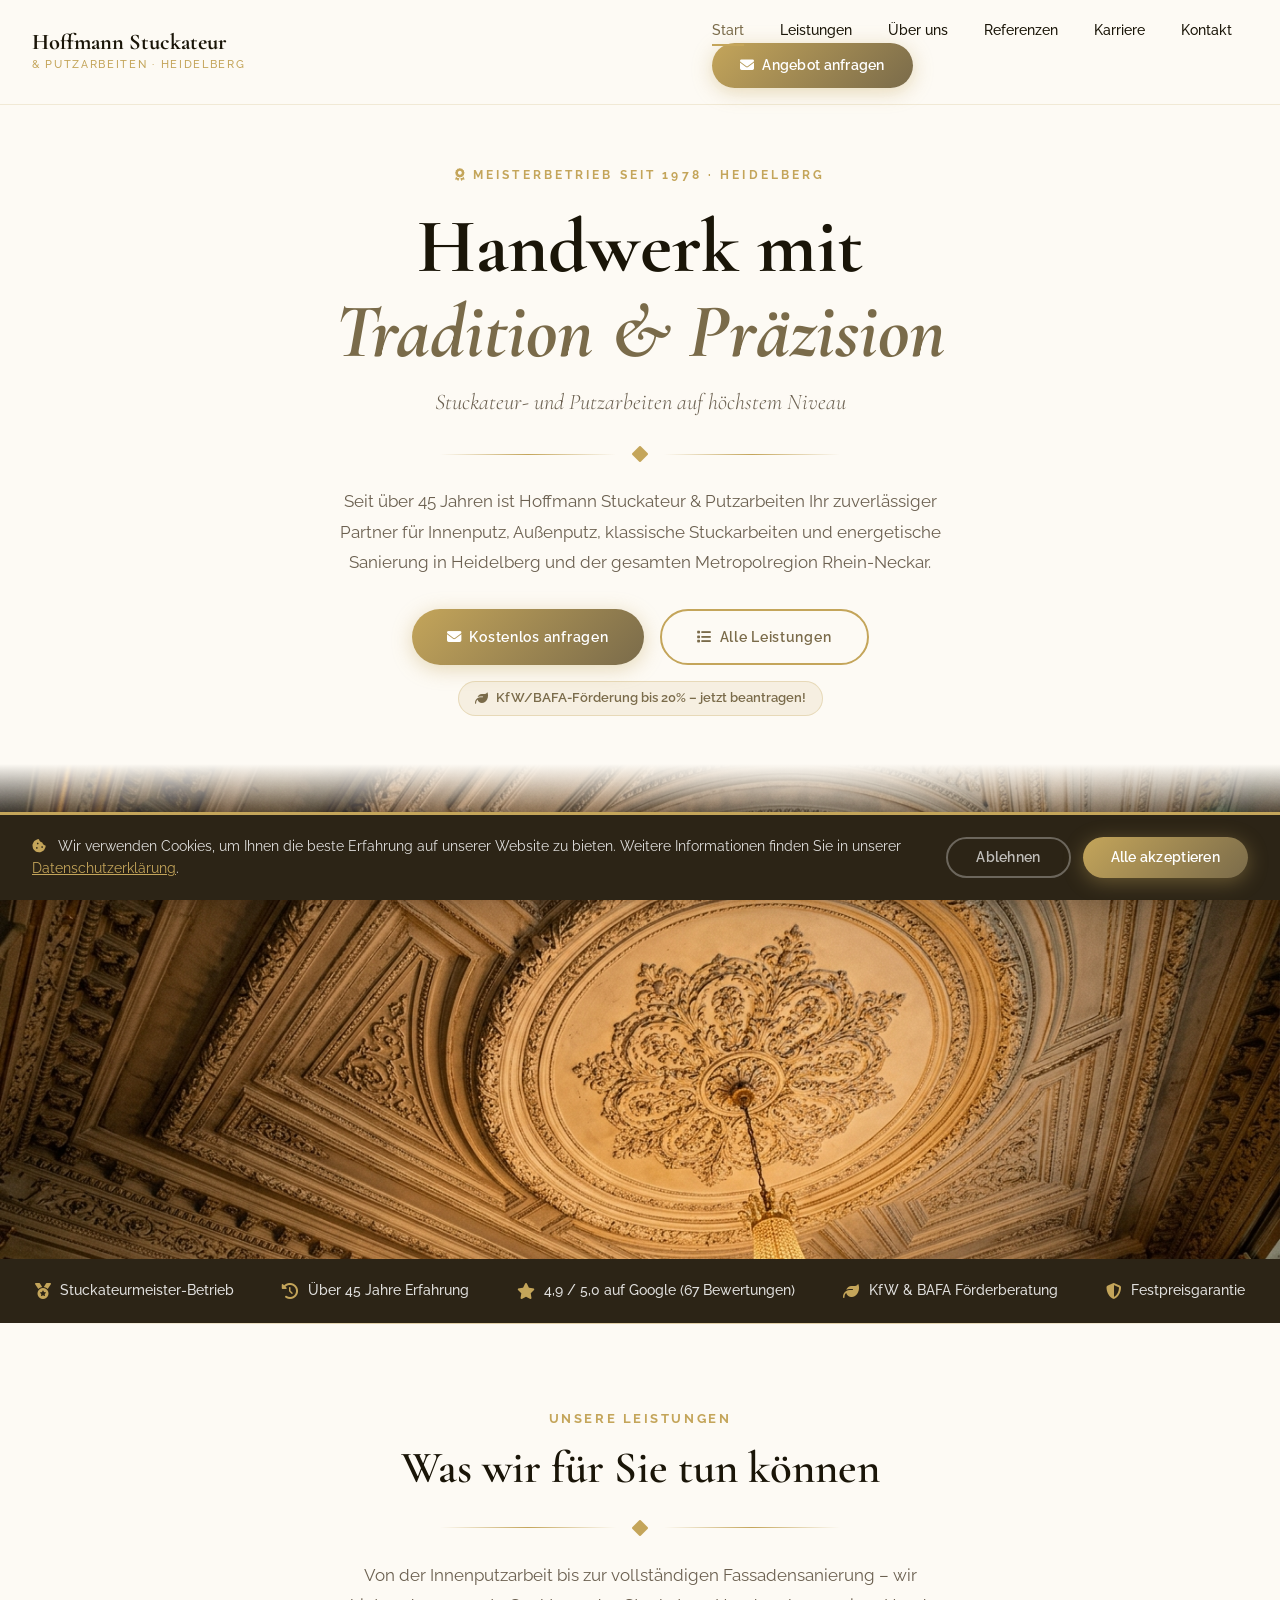
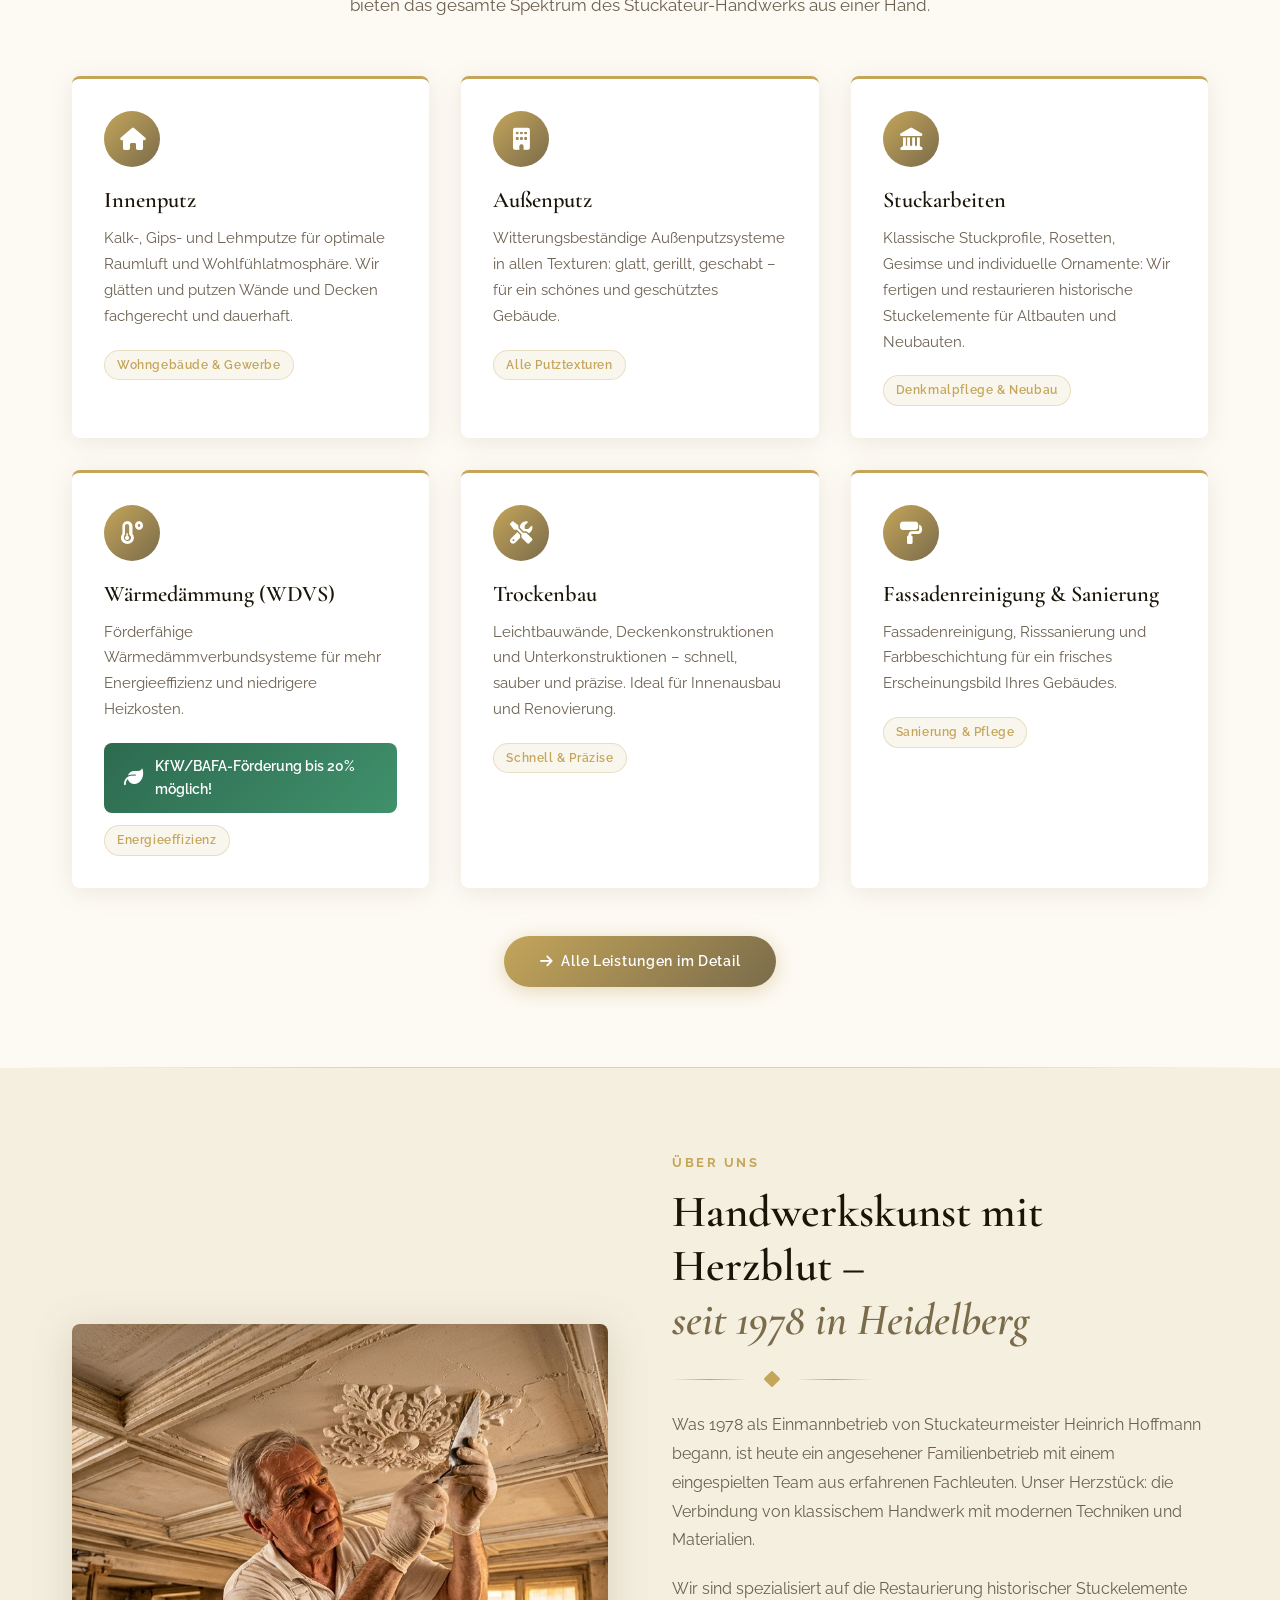
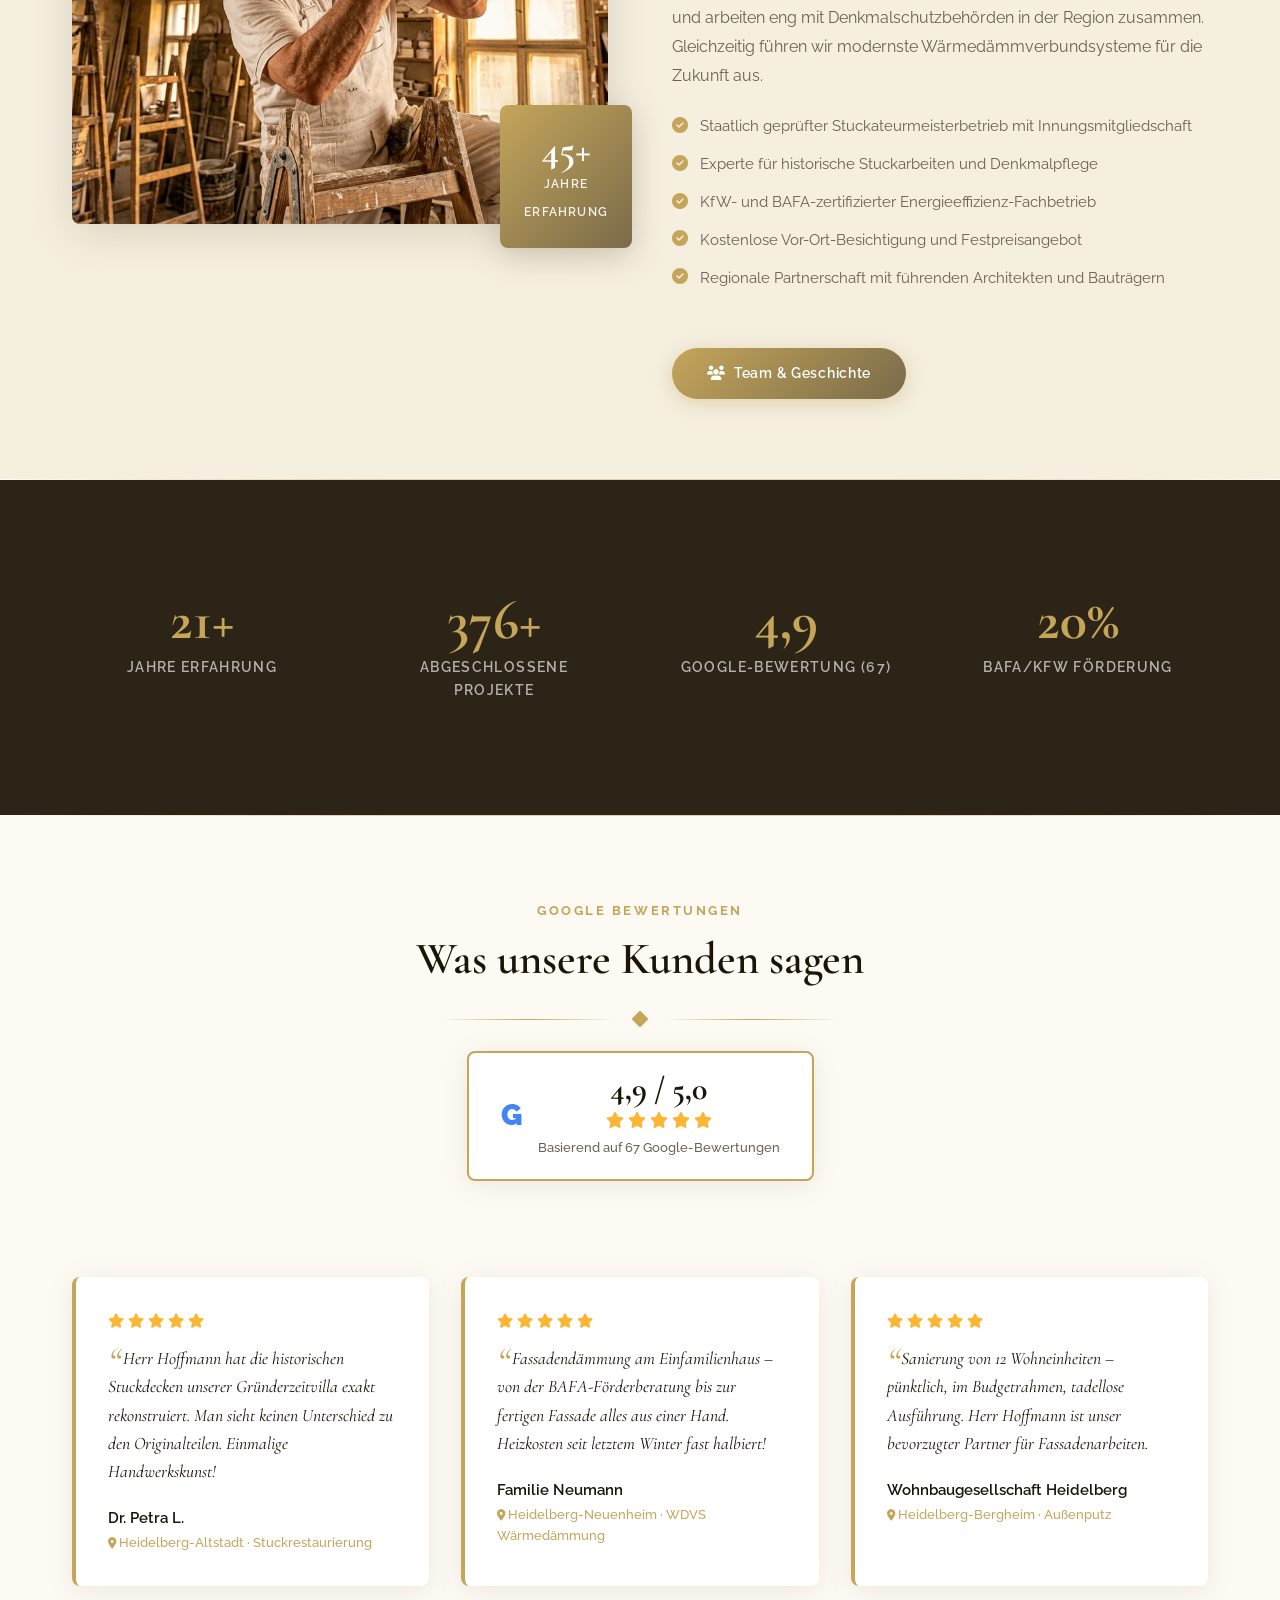
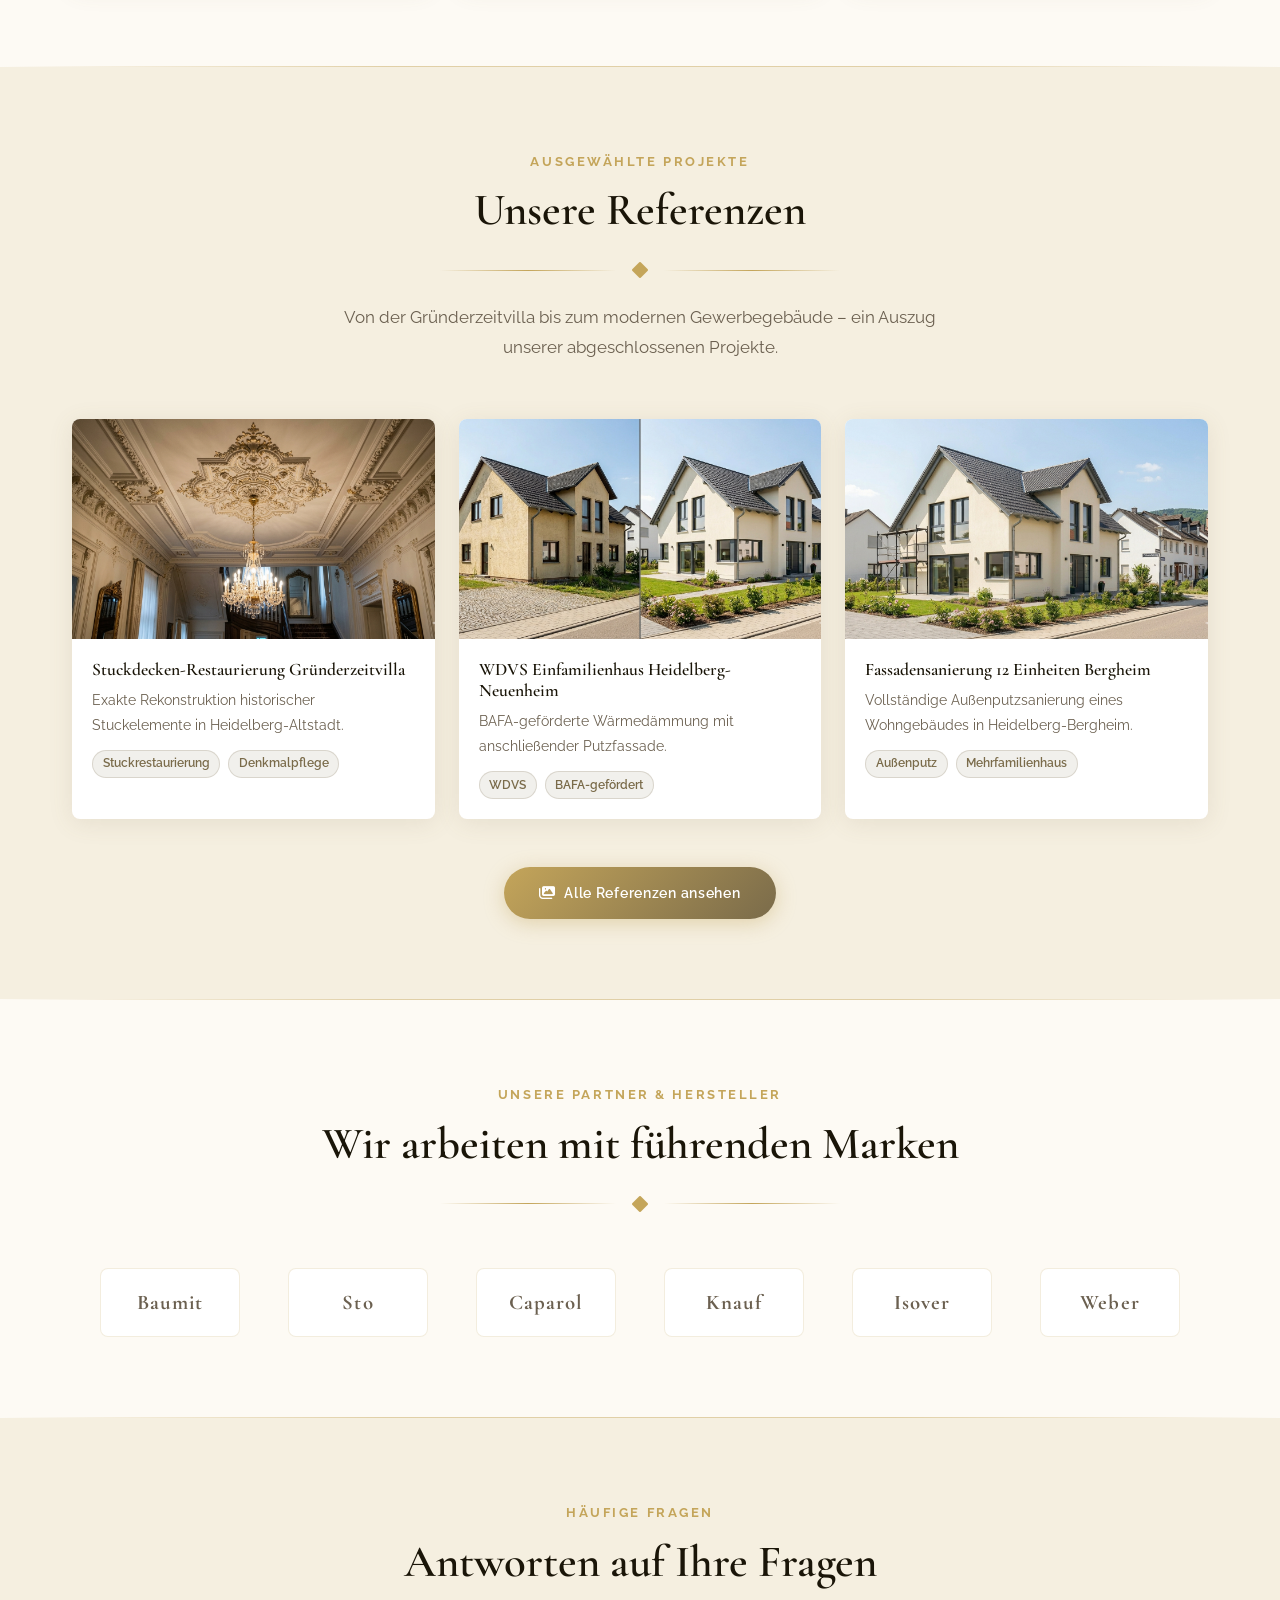
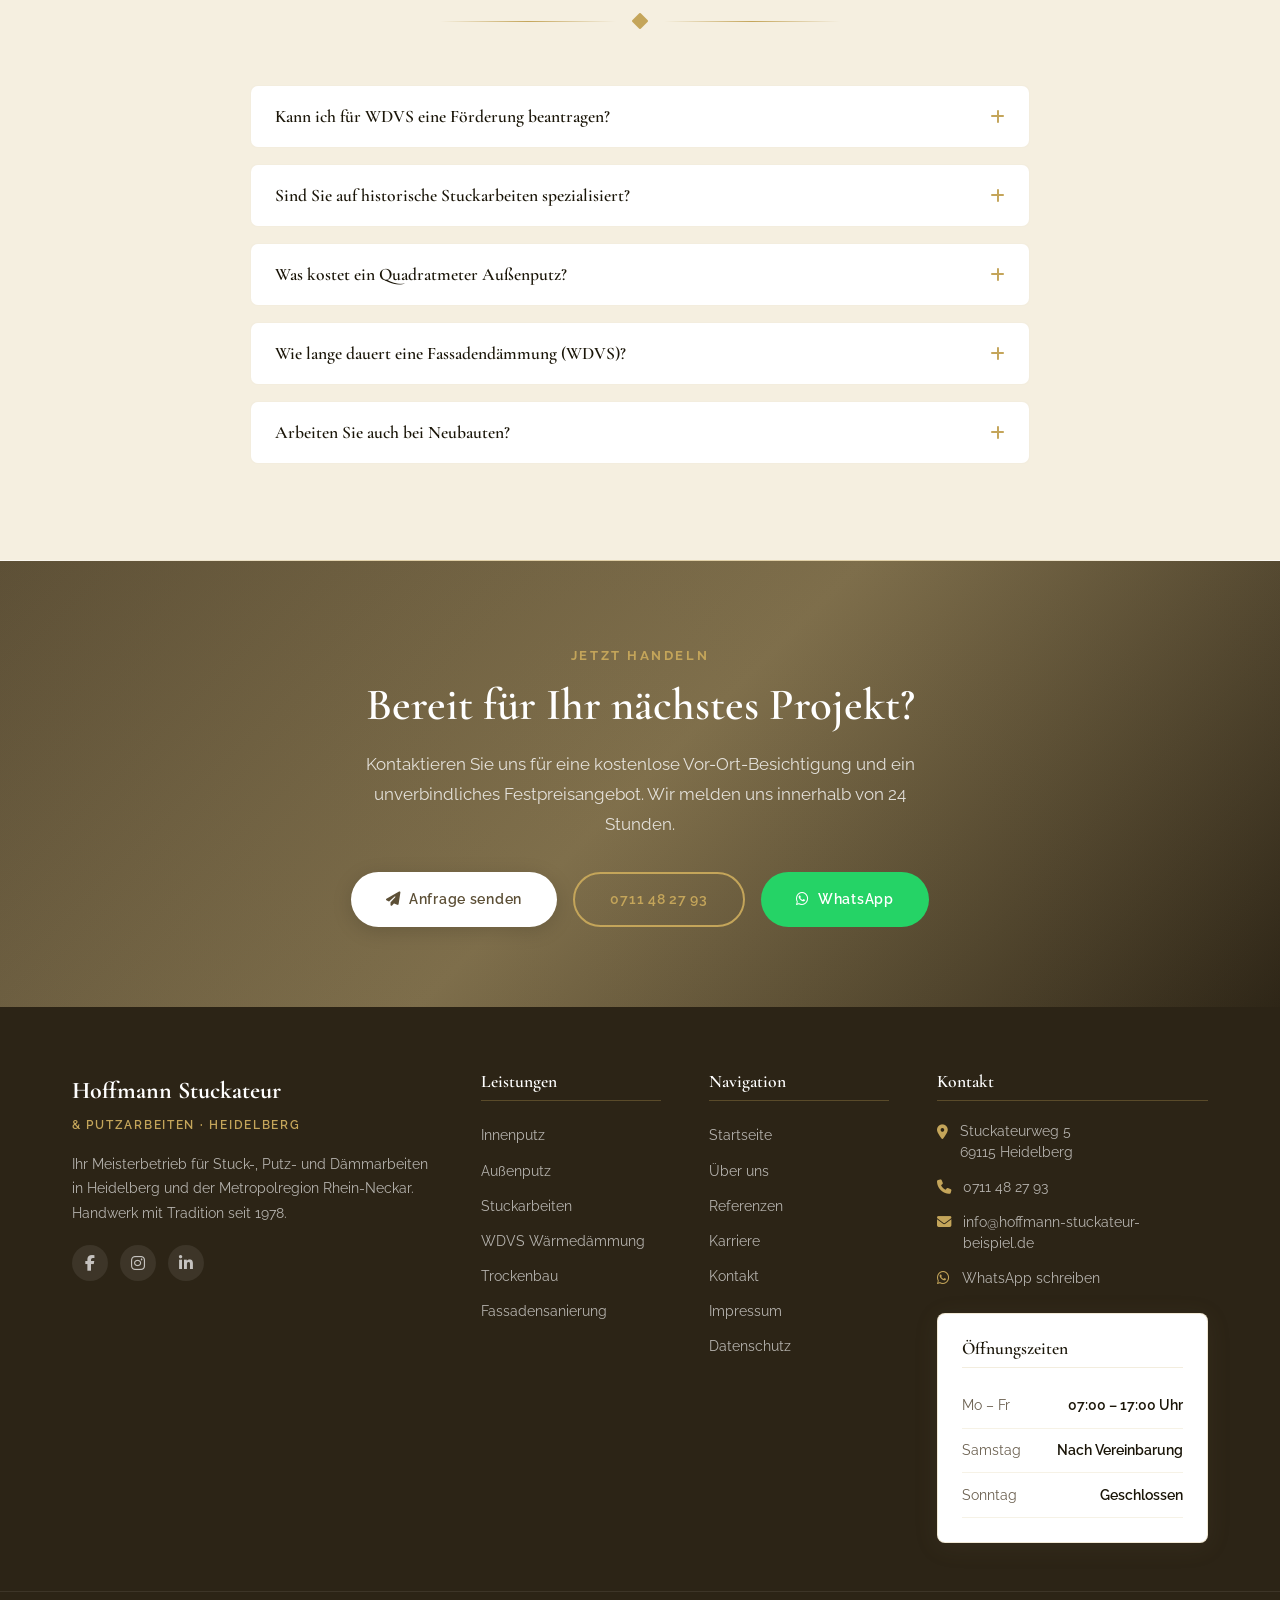
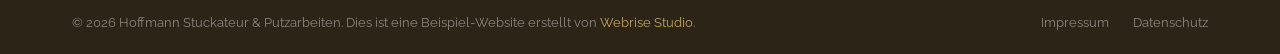
<file: index.html>
<!DOCTYPE html>
<html lang="de">
<head>
  <meta charset="UTF-8">
  <meta name="viewport" content="width=device-width, initial-scale=1.0">
  <title>Hoffmann Stuckateur & Putzarbeiten – Stuckateurmeister Heidelberg seit 1978</title>
  <meta name="description" content="Hoffmann Stuckateur & Putzarbeiten in Heidelberg – Ihr Meisterbetrieb für Innenputz, Außenputz, Stuckarbeiten, WDVS Wärmedämmung und Fassadensanierung. Über 45 Jahre Erfahrung.">
  <meta name="keywords" content="Stuckateur Heidelberg, Putzarbeiten Heidelberg, Stuckarbeiten, WDVS, Außenputz, Innenputz, Fassadensanierung, Stuckateurmeister">
  <meta name="author" content="Hoffmann Stuckateur & Putzarbeiten">
  <link rel="canonical" href="https://webrisestudiode.github.io/hoffmann-stuckateur/">

  <!-- Open Graph -->
  <meta property="og:type" content="website">
  <meta property="og:url" content="https://webrisestudiode.github.io/hoffmann-stuckateur/">
  <meta property="og:title" content="Hoffmann Stuckateur & Putzarbeiten – Stuckateurmeister Heidelberg">
  <meta property="og:description" content="Meisterbetrieb für Innenputz, Außenputz, Stuckarbeiten und WDVS in Heidelberg. Über 45 Jahre Erfahrung. Jetzt kostenloses Angebot anfordern!">
  <meta property="og:image" content="https://webrisestudiode.github.io/hoffmann-stuckateur/Bilder/startseite-hero-stuckdecke.jpg">
  <meta property="og:locale" content="de_DE">
  <meta property="og:site_name" content="Hoffmann Stuckateur & Putzarbeiten">

  <!-- Favicons -->
  <link rel="icon" type="image/png" href="favicon.png">
  <link rel="apple-touch-icon" href="favicon.png">

  <!-- Preconnect -->
  <link rel="preconnect" href="https://fonts.googleapis.com">
  <link rel="preconnect" href="https://fonts.gstatic.com" crossorigin>
  <link rel="preconnect" href="https://images.unsplash.com">
  <link rel="preconnect" href="https://cdnjs.cloudflare.com">

  <!-- Fonts -->
  <link href="https://fonts.googleapis.com/css2?family=Cormorant+Garamond:ital,wght@0,300;0,400;0,500;0,600;0,700;1,300;1,400;1,500&family=Raleway:wght@300;400;500;600;700&display=swap" rel="stylesheet">

  <!-- Font Awesome -->
  <link rel="stylesheet" href="https://cdnjs.cloudflare.com/ajax/libs/font-awesome/6.4.0/css/all.min.css">

  <!-- CSS -->
  <link rel="stylesheet" href="css/style.css">

  <!-- Schema.org JSON-LD -->
  <script type="application/ld+json">
  {
    "@context": "https://schema.org",
    "@type": "LocalBusiness",
    "additionalType": "SpecialtyTrade",
    "name": "Hoffmann Stuckateur & Putzarbeiten",
    "description": "Meisterbetrieb für Stuckarbeiten, Innenputz, Außenputz, WDVS Wärmedämmung und Fassadensanierung in Heidelberg. Über 45 Jahre Erfahrung.",
    "url": "https://webrisestudiode.github.io/hoffmann-stuckateur/",
    "telephone": "+4962217890120",
    "email": "info@hoffmann-stuckateur-beispiel.de",
    "foundingDate": "1978",
    "address": {
      "@type": "PostalAddress",
      "streetAddress": "Stuckateurweg 5",
      "addressLocality": "Heidelberg",
      "postalCode": "69115",
      "addressCountry": "DE"
    },
    "geo": {
      "@type": "GeoCoordinates",
      "latitude": 49.3988,
      "longitude": 8.6724
    },
    "openingHoursSpecification": [
      {
        "@type": "OpeningHoursSpecification",
        "dayOfWeek": ["Monday","Tuesday","Wednesday","Thursday","Friday"],
        "opens": "07:00",
        "closes": "17:00"
      }
    ],
    "aggregateRating": {
      "@type": "AggregateRating",
      "ratingValue": "4.9",
      "reviewCount": "67",
      "bestRating": "5"
    },
    "priceRange": "€€",
    "currenciesAccepted": "EUR",
    "paymentAccepted": "Bar, Überweisung",
    "areaServed": {
      "@type": "GeoCircle",
      "geoMidpoint": {
        "@type": "GeoCoordinates",
        "latitude": 49.3988,
        "longitude": 8.6724
      },
      "geoRadius": "50000"
    },
    "sameAs": [
      "https://webrisestudiode.github.io/hoffmann-stuckateur/"
    ]
  }
  </script>
</head>
<body>

<!-- PERSONALIZED BANNER -->
<div id="personalized-banner" style="display:none;position:fixed;top:0;left:0;right:0;width:100%; background:linear-gradient(90deg,#5C4F36,#7A6B4A); color:white; text-align:center; padding:10px 20px; font-size:0.9rem; font-weight:600; z-index:9999; border-bottom:3px solid #C4A55A;">
  <i class="fa-solid fa-building-columns" style="margin-right:8px; color:#C4A55A;"></i>
  Guten Tag Herr <span id="banner-name" style="font-weight:800;"></span> – so könnte Ihre Website aussehen &nbsp;·&nbsp; Alle Inhalte sind Beispieldaten
  <a href="https://webrisestudio.de/kontakt.html" target="_blank" style="color:#C4A55A;text-decoration:underline;font-weight:700;">Website anfragen →</a>
</div>
<script>
(function(){var p=new URLSearchParams(window.location.search);var f=p.get('firma'),n=p.get('name'),s=p.get('stadt'),t=p.get('telefon');if(f)sessionStorage.setItem('ws_firma',f);if(n)sessionStorage.setItem('ws_name',n);if(s)sessionStorage.setItem('ws_stadt',s);if(t)sessionStorage.setItem('ws_telefon',t);var name=sessionStorage.getItem('ws_name');if(name){var b=document.getElementById('personalized-banner'),el=document.getElementById('banner-name');if(b&&el){el.textContent=name;b.style.display='block';document.documentElement.appendChild(b);var h=b.offsetHeight||44;var sp=document.getElementById('ws-banner-spacer');if(sp)sp.style.height=h+'px';}}})();
</script>
<div id="ws-banner-spacer" style="height:0;overflow:hidden;"></div>

<!-- NAVIGATION -->
<nav class="navbar" id="navbar">
  <div class="navbar-inner">
    <a href="index.html" class="navbar-brand">
      <span class="brand-name">Hoffmann Stuckateur</span>
      <span class="brand-sub">& Putzarbeiten · Heidelberg</span>
    </a>
    <button class="navbar-toggler" id="navToggler" aria-label="Menü öffnen">
      <i class="fa-solid fa-bars"></i>
    </button>
    <div class="navbar-collapse" id="navCollapse">
      <ul class="navbar-nav">
        <li><a href="index.html" class="nav-link active">Start</a></li>
        <li><a href="leistungen.html" class="nav-link">Leistungen</a></li>
        <li><a href="ueber-uns.html" class="nav-link">Über uns</a></li>
        <li><a href="referenzen.html" class="nav-link">Referenzen</a></li>
        <li><a href="karriere.html" class="nav-link">Karriere</a></li>
        <li><a href="kontakt.html" class="nav-link">Kontakt</a></li>
      </ul>
      <a href="kontakt.html" class="btn btn-primary btn-sm navbar-cta">
        <i class="fa-solid fa-envelope"></i> Angebot anfragen
      </a>
    </div>
  </div>
</nav>

<!-- HERO SECTION -->
<section class="hero">
  <div class="hero-text-section">
    <span class="hero-label"><i class="fa-solid fa-award"></i> Meisterbetrieb seit 1978 · Heidelberg</span>
    <h1 class="hero-title">
      Handwerk mit<br><em>Tradition & Präzision</em>
    </h1>
    <p class="hero-subtitle-text">Stuckateur- und Putzarbeiten auf höchstem Niveau</p>

    <div class="gold-divider">
      <i class="fa-solid fa-diamond gold-divider-icon"></i>
    </div>

    <p class="hero-desc">
      Seit über 45 Jahren ist Hoffmann Stuckateur & Putzarbeiten Ihr zuverlässiger Partner für Innenputz, Außenputz, klassische Stuckarbeiten und energetische Sanierung in Heidelberg und der gesamten Metropolregion Rhein-Neckar.
    </p>
    <div class="hero-actions">
      <a href="kontakt.html" class="btn btn-primary">
        <i class="fa-solid fa-envelope"></i> Kostenlos anfragen
      </a>
      <a href="leistungen.html" class="btn btn-outline">
        <i class="fa-solid fa-list"></i> Alle Leistungen
      </a>
    </div>
    <div style="margin-top: 1rem;">
      <span class="funding-highlight">
        <i class="fa-solid fa-leaf"></i> KfW/BAFA-Förderung bis 20% – jetzt beantragen!
      </span>
    </div>
  </div>

  <!-- Full-width hero image -->
  <div class="hero-image-full">
    <img
      src="Bilder/startseite-hero-stuckdecke.jpg"
      alt="Klassische Stuckdecke mit ornamentalen Details – Hoffmann Stuckateur Heidelberg"
      width="1400"
      height="600"
      loading="eager"
    >
  </div>
</section>

<!-- TRUST BAR -->
<div class="trust-bar">
  <div class="trust-bar-inner">
    <div class="trust-item">
      <i class="fa-solid fa-medal"></i>
      <span>Stuckateurmeister-Betrieb</span>
    </div>
    <div class="trust-item">
      <i class="fa-solid fa-clock-rotate-left"></i>
      <span>Über 45 Jahre Erfahrung</span>
    </div>
    <div class="trust-item">
      <i class="fa-solid fa-star"></i>
      <span>4,9 / 5,0 auf Google (67 Bewertungen)</span>
    </div>
    <div class="trust-item">
      <i class="fa-solid fa-leaf"></i>
      <span>KfW & BAFA Förderberatung</span>
    </div>
    <div class="trust-item">
      <i class="fa-solid fa-shield-halved"></i>
      <span>Festpreisgarantie</span>
    </div>
  </div>
</div>

<hr class="section-divider">

<!-- LEISTUNGEN OVERVIEW -->
<section class="section" id="leistungen">
  <div class="container">
    <div class="section-header">
      <span class="section-label">Unsere Leistungen</span>
      <h2 class="section-title">Was wir für Sie tun können</h2>
      <div class="gold-divider"><i class="fa-solid fa-diamond gold-divider-icon"></i></div>
      <p class="section-subtitle">Von der Innenputzarbeit bis zur vollständigen Fassadensanierung – wir bieten das gesamte Spektrum des Stuckateur-Handwerks aus einer Hand.</p>
    </div>

    <div class="services-grid">
      <!-- Innenputz -->
      <div class="service-card fade-in">
        <div class="service-icon">
          <i class="fa-solid fa-house"></i>
        </div>
        <h3>Innenputz</h3>
        <p>Kalk-, Gips- und Lehmputze für optimale Raumluft und Wohlfühlatmosphäre. Wir glätten und putzen Wände und Decken fachgerecht und dauerhaft.</p>
        <span class="service-tag">Wohngebäude & Gewerbe</span>
      </div>

      <!-- Außenputz -->
      <div class="service-card fade-in">
        <div class="service-icon">
          <i class="fa-solid fa-building"></i>
        </div>
        <h3>Außenputz</h3>
        <p>Witterungsbeständige Außenputzsysteme in allen Texturen: glatt, gerillt, geschabt – für ein schönes und geschütztes Gebäude.</p>
        <span class="service-tag">Alle Putztexturen</span>
      </div>

      <!-- Stuckarbeiten -->
      <div class="service-card fade-in">
        <div class="service-icon">
          <i class="fa-solid fa-landmark"></i>
        </div>
        <h3>Stuckarbeiten</h3>
        <p>Klassische Stuckprofile, Rosetten, Gesimse und individuelle Ornamente: Wir fertigen und restaurieren historische Stuckelemente für Altbauten und Neubauten.</p>
        <span class="service-tag">Denkmalpflege & Neubau</span>
      </div>

      <!-- WDVS -->
      <div class="service-card fade-in">
        <div class="service-icon">
          <i class="fa-solid fa-temperature-low"></i>
        </div>
        <h3>Wärmedämmung (WDVS)</h3>
        <p>Förderfähige Wärmedämmverbundsysteme für mehr Energieeffizienz und niedrigere Heizkosten.</p>
        <div style="margin: 0.75rem 0;">
          <span class="bafa-badge">
            <i class="fa-solid fa-leaf"></i>
            KfW/BAFA-Förderung bis 20% möglich!
          </span>
        </div>
        <span class="service-tag">Energieeffizienz</span>
      </div>

      <!-- Trockenbau -->
      <div class="service-card fade-in">
        <div class="service-icon">
          <i class="fa-solid fa-screwdriver-wrench"></i>
        </div>
        <h3>Trockenbau</h3>
        <p>Leichtbauwände, Deckenkonstruktionen und Unterkonstruktionen – schnell, sauber und präzise. Ideal für Innenausbau und Renovierung.</p>
        <span class="service-tag">Schnell & Präzise</span>
      </div>

      <!-- Fassadenreinigung -->
      <div class="service-card fade-in">
        <div class="service-icon">
          <i class="fa-solid fa-paint-roller"></i>
        </div>
        <h3>Fassadenreinigung & Sanierung</h3>
        <p>Fassadenreinigung, Risssanierung und Farbbeschichtung für ein frisches Erscheinungsbild Ihres Gebäudes.</p>
        <span class="service-tag">Sanierung & Pflege</span>
      </div>
    </div>

    <div class="text-center mt-3">
      <a href="leistungen.html" class="btn btn-primary">
        <i class="fa-solid fa-arrow-right"></i> Alle Leistungen im Detail
      </a>
    </div>
  </div>
</section>

<hr class="section-divider">

<!-- ABOUT TEASER -->
<section class="section section-alt" id="ueber-uns">
  <div class="container">
    <div class="about-grid">
      <div class="about-image-wrap fade-in">
        <img
          src="Bilder/startseite-ueber-uns-meister-arbeit.jpg"
          alt="Stuckateurmeister Heinrich Hoffmann bei der Arbeit"
          width="700"
          height="500"
          loading="lazy"
        >
        <div class="about-badge">
          <span class="badge-number">45+</span>
          <span class="badge-text">Jahre<br>Erfahrung</span>
        </div>
      </div>

      <div class="about-content fade-in">
        <span class="section-label">Über uns</span>
        <h2>Handwerkskunst mit Herzblut –<br><em style="font-style:italic; color:var(--primary);">seit 1978 in Heidelberg</em></h2>

        <div class="gold-divider" style="justify-content:flex-start; max-width:200px; margin-left:0;">
          <i class="fa-solid fa-diamond gold-divider-icon"></i>
        </div>

        <p>Was 1978 als Einmannbetrieb von Stuckateurmeister Heinrich Hoffmann begann, ist heute ein angesehener Familienbetrieb mit einem eingespielten Team aus erfahrenen Fachleuten. Unser Herzstück: die Verbindung von klassischem Handwerk mit modernen Techniken und Materialien.</p>

        <p>Wir sind spezialisiert auf die Restaurierung historischer Stuckelemente und arbeiten eng mit Denkmalschutzbehörden in der Region zusammen. Gleichzeitig führen wir modernste Wärmedämmverbundsysteme für die Zukunft aus.</p>

        <div class="about-features">
          <div class="about-feature">
            <i class="fa-solid fa-check-circle"></i>
            <span>Staatlich geprüfter Stuckateurmeisterbetrieb mit Innungsmitgliedschaft</span>
          </div>
          <div class="about-feature">
            <i class="fa-solid fa-check-circle"></i>
            <span>Experte für historische Stuckarbeiten und Denkmalpflege</span>
          </div>
          <div class="about-feature">
            <i class="fa-solid fa-check-circle"></i>
            <span>KfW- und BAFA-zertifizierter Energieeffizienz-Fachbetrieb</span>
          </div>
          <div class="about-feature">
            <i class="fa-solid fa-check-circle"></i>
            <span>Kostenlose Vor-Ort-Besichtigung und Festpreisangebot</span>
          </div>
          <div class="about-feature">
            <i class="fa-solid fa-check-circle"></i>
            <span>Regionale Partnerschaft mit führenden Architekten und Bauträgern</span>
          </div>
        </div>

        <a href="ueber-uns.html" class="btn btn-primary mt-2">
          <i class="fa-solid fa-users"></i> Team & Geschichte
        </a>
      </div>
    </div>
  </div>
</section>

<hr class="section-divider">

<!-- STATS -->
<section class="section section-dark">
  <div class="container">
    <div class="stats-grid">
      <div class="stat-item fade-in">
        <span class="stat-number counter" data-target="45" data-suffix="+">45+</span>
        <span class="stat-label">Jahre Erfahrung</span>
      </div>
      <div class="stat-item fade-in">
        <span class="stat-number counter" data-target="800" data-suffix="+">800+</span>
        <span class="stat-label">Abgeschlossene Projekte</span>
      </div>
      <div class="stat-item fade-in">
        <span class="stat-number">4,9</span>
        <span class="stat-label">Google-Bewertung (67)</span>
      </div>
      <div class="stat-item fade-in">
        <span class="stat-number">20%</span>
        <span class="stat-label">BAFA/KfW Förderung</span>
      </div>
    </div>
  </div>
</section>

<hr class="section-divider">

<!-- GOOGLE BEWERTUNGEN / TESTIMONIALS -->
<section class="section" id="bewertungen">
  <div class="container">
    <div class="section-header">
      <span class="section-label">Google Bewertungen</span>
      <h2 class="section-title">Was unsere Kunden sagen</h2>
      <div class="gold-divider"><i class="fa-solid fa-diamond gold-divider-icon"></i></div>

      <!-- Google Badge -->
      <div style="display: flex; justify-content: center; margin-bottom: 0.5rem;">
        <div class="google-badge">
          <span class="google-badge-logo" style="color:#4285F4; font-weight:900; font-size:1.8rem; font-family:'Raleway',sans-serif;">G</span>
          <div class="google-badge-info">
            <div class="rating-number">4,9 / 5,0</div>
            <div class="rating-stars">
              <i class="fa-solid fa-star"></i>
              <i class="fa-solid fa-star"></i>
              <i class="fa-solid fa-star"></i>
              <i class="fa-solid fa-star"></i>
              <i class="fa-solid fa-star"></i>
            </div>
            <div class="rating-count">Basierend auf 67 Google-Bewertungen</div>
          </div>
        </div>
      </div>
    </div>

    <div class="testimonials-grid">
      <!-- Testimonial 1 -->
      <div class="testimonial-card fade-in">
        <div class="testimonial-stars">
          <i class="fa-solid fa-star"></i>
          <i class="fa-solid fa-star"></i>
          <i class="fa-solid fa-star"></i>
          <i class="fa-solid fa-star"></i>
          <i class="fa-solid fa-star"></i>
        </div>
        <blockquote>Herr Hoffmann hat die historischen Stuckdecken unserer Gründerzeitvilla exakt rekonstruiert. Man sieht keinen Unterschied zu den Originalteilen. Einmalige Handwerkskunst!</blockquote>
        <div class="testimonial-author">
          <strong>Dr. Petra L.</strong>
          <span><i class="fa-solid fa-location-dot" style="font-size:0.7rem;"></i> Heidelberg-Altstadt · Stuckrestaurierung</span>
        </div>
      </div>

      <!-- Testimonial 2 -->
      <div class="testimonial-card fade-in">
        <div class="testimonial-stars">
          <i class="fa-solid fa-star"></i>
          <i class="fa-solid fa-star"></i>
          <i class="fa-solid fa-star"></i>
          <i class="fa-solid fa-star"></i>
          <i class="fa-solid fa-star"></i>
        </div>
        <blockquote>Fassadendämmung am Einfamilienhaus – von der BAFA-Förderberatung bis zur fertigen Fassade alles aus einer Hand. Heizkosten seit letztem Winter fast halbiert!</blockquote>
        <div class="testimonial-author">
          <strong>Familie Neumann</strong>
          <span><i class="fa-solid fa-location-dot" style="font-size:0.7rem;"></i> Heidelberg-Neuenheim · WDVS Wärmedämmung</span>
        </div>
      </div>

      <!-- Testimonial 3 -->
      <div class="testimonial-card fade-in">
        <div class="testimonial-stars">
          <i class="fa-solid fa-star"></i>
          <i class="fa-solid fa-star"></i>
          <i class="fa-solid fa-star"></i>
          <i class="fa-solid fa-star"></i>
          <i class="fa-solid fa-star"></i>
        </div>
        <blockquote>Sanierung von 12 Wohneinheiten – pünktlich, im Budgetrahmen, tadellose Ausführung. Herr Hoffmann ist unser bevorzugter Partner für Fassadenarbeiten.</blockquote>
        <div class="testimonial-author">
          <strong>Wohnbaugesellschaft Heidelberg</strong>
          <span><i class="fa-solid fa-location-dot" style="font-size:0.7rem;"></i> Heidelberg-Bergheim · Außenputz</span>
        </div>
      </div>
    </div>
  </div>
</section>

<hr class="section-divider">

<!-- REFERENZEN TEASER -->
<section class="section section-alt">
  <div class="container">
    <div class="section-header">
      <span class="section-label">Ausgewählte Projekte</span>
      <h2 class="section-title">Unsere Referenzen</h2>
      <div class="gold-divider"><i class="fa-solid fa-diamond gold-divider-icon"></i></div>
      <p class="section-subtitle">Von der Gründerzeitvilla bis zum modernen Gewerbegebäude – ein Auszug unserer abgeschlossenen Projekte.</p>
    </div>

    <div class="projects-grid">
      <div class="project-card fade-in">
        <div class="project-image">
          <img
            src="Bilder/referenz-stuckdecke-gruenderzeitvilla.jpg"
            alt="Stuckdecken-Restaurierung Gründerzeitvilla Heidelberg"
            width="600"
            height="400"
            loading="lazy"
          >
        </div>
        <div class="project-card-body">
          <h3>Stuckdecken-Restaurierung Gründerzeitvilla</h3>
          <p>Exakte Rekonstruktion historischer Stuckelemente in Heidelberg-Altstadt.</p>
          <div class="project-tags">
            <span class="project-tag">Stuckrestaurierung</span>
            <span class="project-tag">Denkmalpflege</span>
          </div>
        </div>
      </div>

      <div class="project-card fade-in">
        <div class="project-image">
          <img
            src="Bilder/referenz-wdvs-einfamilienhaus.jpg"
            alt="WDVS Einfamilienhaus Heidelberg-Neuenheim"
            width="600"
            height="400"
            loading="lazy"
          >
        </div>
        <div class="project-card-body">
          <h3>WDVS Einfamilienhaus Heidelberg-Neuenheim</h3>
          <p>BAFA-geförderte Wärmedämmung mit anschließender Putzfassade.</p>
          <div class="project-tags">
            <span class="project-tag">WDVS</span>
            <span class="project-tag">BAFA-gefördert</span>
          </div>
        </div>
      </div>

      <div class="project-card fade-in">
        <div class="project-image">
          <img
            src="Bilder/referenz-fassadensanierung-mehrfamilienhaus.jpg"
            alt="Fassadensanierung Mehrfamilienhaus Heidelberg-Bergheim"
            width="600"
            height="400"
            loading="lazy"
          >
        </div>
        <div class="project-card-body">
          <h3>Fassadensanierung 12 Einheiten Bergheim</h3>
          <p>Vollständige Außenputzsanierung eines Wohngebäudes in Heidelberg-Bergheim.</p>
          <div class="project-tags">
            <span class="project-tag">Außenputz</span>
            <span class="project-tag">Mehrfamilienhaus</span>
          </div>
        </div>
      </div>
    </div>

    <div class="text-center mt-3">
      <a href="referenzen.html" class="btn btn-primary">
        <i class="fa-solid fa-images"></i> Alle Referenzen ansehen
      </a>
    </div>
  </div>
</section>

<hr class="section-divider">

<!-- BRANDS -->
<section class="section">
  <div class="container">
    <div class="section-header">
      <span class="section-label">Unsere Partner & Hersteller</span>
      <h2 class="section-title">Wir arbeiten mit führenden Marken</h2>
      <div class="gold-divider"><i class="fa-solid fa-diamond gold-divider-icon"></i></div>
    </div>

    <div class="brands-grid">
      <div class="brand-item fade-in"><span class="brand-name-text">Baumit</span></div>
      <div class="brand-item fade-in"><span class="brand-name-text">Sto</span></div>
      <div class="brand-item fade-in"><span class="brand-name-text">Caparol</span></div>
      <div class="brand-item fade-in"><span class="brand-name-text">Knauf</span></div>
      <div class="brand-item fade-in"><span class="brand-name-text">Isover</span></div>
      <div class="brand-item fade-in"><span class="brand-name-text">Weber</span></div>
    </div>
  </div>
</section>

<hr class="section-divider">

<!-- FAQ PREVIEW -->
<section class="section section-alt">
  <div class="container">
    <div class="section-header">
      <span class="section-label">Häufige Fragen</span>
      <h2 class="section-title">Antworten auf Ihre Fragen</h2>
      <div class="gold-divider"><i class="fa-solid fa-diamond gold-divider-icon"></i></div>
    </div>

    <div class="faq-list">
      <div class="faq-item">
        <button class="faq-question">
          <span>Kann ich für WDVS eine Förderung beantragen?</span>
          <i class="fa-solid fa-plus faq-icon"></i>
        </button>
        <div class="faq-answer">
          <div class="faq-answer-inner">
            Ja! Für Wärmedämmverbundsysteme (WDVS) gibt es staatliche Förderprogramme durch KfW und BAFA, die bis zu 20% der Kosten übernehmen. Wir beraten Sie kostenlos und helfen bei der Antragstellung.
          </div>
        </div>
      </div>

      <div class="faq-item">
        <button class="faq-question">
          <span>Sind Sie auf historische Stuckarbeiten spezialisiert?</span>
          <i class="fa-solid fa-plus faq-icon"></i>
        </button>
        <div class="faq-answer">
          <div class="faq-answer-inner">
            Absolut – das ist unsere besondere Leidenschaft. Herr Hoffmann hat über 45 Jahre Erfahrung in der Restaurierung historischer Stuckelemente und arbeitet regelmäßig für Denkmalschutzbehörden.
          </div>
        </div>
      </div>

      <div class="faq-item">
        <button class="faq-question">
          <span>Was kostet ein Quadratmeter Außenputz?</span>
          <i class="fa-solid fa-plus faq-icon"></i>
        </button>
        <div class="faq-answer">
          <div class="faq-answer-inner">
            Je nach System und Aufwand zwischen 40–120 €/m², inklusive Material und Arbeitsleistung. Wir erstellen Ihnen ein kostenloses Festpreisangebot nach Besichtigung.
          </div>
        </div>
      </div>

      <div class="faq-item">
        <button class="faq-question">
          <span>Wie lange dauert eine Fassadendämmung (WDVS)?</span>
          <i class="fa-solid fa-plus faq-icon"></i>
        </button>
        <div class="faq-answer">
          <div class="faq-answer-inner">
            Ein Einfamilienhaus schafft unser Team in der Regel in 2–3 Wochen. Wir arbeiten witterungsabhängig und informieren Sie rechtzeitig über den geplanten Ablauf.
          </div>
        </div>
      </div>

      <div class="faq-item">
        <button class="faq-question">
          <span>Arbeiten Sie auch bei Neubauten?</span>
          <i class="fa-solid fa-plus faq-icon"></i>
        </button>
        <div class="faq-answer">
          <div class="faq-answer-inner">
            Ja. Wir führen sowohl Innen- als auch Außenputzarbeiten für Neubauten aus. Viele Bauunternehmen und Architekten in der Region arbeiten regelmäßig mit uns zusammen.
          </div>
        </div>
      </div>
    </div>
  </div>
</section>

<hr class="section-divider">

<!-- CTA SECTION -->
<section class="cta-section">
  <div class="container">
    <span class="section-label" style="color:var(--accent);">Jetzt handeln</span>
    <h2>Bereit für Ihr nächstes Projekt?</h2>
    <p>Kontaktieren Sie uns für eine kostenlose Vor-Ort-Besichtigung und ein unverbindliches Festpreisangebot. Wir melden uns innerhalb von 24 Stunden.</p>
    <div class="cta-buttons">
      <a href="kontakt.html" class="btn btn-white">
        <i class="fa-solid fa-paper-plane"></i> Anfrage senden
      </a>
      <a href="tel:0622178901" class="btn btn-outline" style="color:var(--accent); border-color:var(--accent);">
        <i class="fa-solid fa-phone"></i> 06221 789012
      </a>
      <a href="https://wa.me/4962217890120?text=Hallo%20Hoffmann%20Stuckateur%2C%20ich%20hätte%20Interesse%20an%20einem%20Angebot." class="btn" style="background:#25D366;color:white;" target="_blank" rel="noopener">
        <i class="fa-brands fa-whatsapp"></i> WhatsApp
      </a>
    </div>
  </div>
</section>

<!-- FOOTER -->
<footer class="footer">
  <div class="container">
    <div class="footer-grid">
      <div>
        <span class="footer-brand-name">Hoffmann Stuckateur</span>
        <span class="footer-brand-sub">& Putzarbeiten · Heidelberg</span>
        <p>Ihr Meisterbetrieb für Stuck-, Putz- und Dämmarbeiten in Heidelberg und der Metropolregion Rhein-Neckar. Handwerk mit Tradition seit 1978.</p>
        <div class="footer-social">
          <a href="#" class="social-link" aria-label="Facebook"><i class="fa-brands fa-facebook-f"></i></a>
          <a href="#" class="social-link" aria-label="Instagram"><i class="fa-brands fa-instagram"></i></a>
          <a href="#" class="social-link" aria-label="LinkedIn"><i class="fa-brands fa-linkedin-in"></i></a>
        </div>
      </div>
      <div>
        <h4>Leistungen</h4>
        <ul class="footer-links">
          <li><a href="leistungen.html">Innenputz</a></li>
          <li><a href="leistungen.html">Außenputz</a></li>
          <li><a href="leistungen.html">Stuckarbeiten</a></li>
          <li><a href="leistungen.html">WDVS Wärmedämmung</a></li>
          <li><a href="leistungen.html">Trockenbau</a></li>
          <li><a href="leistungen.html">Fassadensanierung</a></li>
        </ul>
      </div>
      <div>
        <h4>Navigation</h4>
        <ul class="footer-links">
          <li><a href="index.html">Startseite</a></li>
          <li><a href="ueber-uns.html">Über uns</a></li>
          <li><a href="referenzen.html">Referenzen</a></li>
          <li><a href="karriere.html">Karriere</a></li>
          <li><a href="kontakt.html">Kontakt</a></li>
          <li><a href="impressum.html">Impressum</a></li>
          <li><a href="datenschutz.html">Datenschutz</a></li>
        </ul>
      </div>
      <div>
        <h4>Kontakt</h4>
        <div class="footer-contact-item">
          <i class="fa-solid fa-location-dot"></i>
          <span>Stuckateurweg 5<br>69115 Heidelberg</span>
        </div>
        <div class="footer-contact-item">
          <i class="fa-solid fa-phone"></i>
          <a href="tel:0622178901">06221 789012</a>
        </div>
        <div class="footer-contact-item">
          <i class="fa-solid fa-envelope"></i>
          <a href="mailto:info@hoffmann-stuckateur-beispiel.de">info@hoffmann-stuckateur-beispiel.de</a>
        </div>
        <div class="footer-contact-item">
          <i class="fa-brands fa-whatsapp"></i>
          <a href="https://wa.me/4962217890120?text=Hallo%20Hoffmann%20Stuckateur..." target="_blank" rel="noopener">WhatsApp schreiben</a>
        </div>
        <div class="hours-box">
          <h4>Öffnungszeiten</h4>
          <table class="hours-table">
            <tr><td>Mo – Fr</td><td>07:00 – 17:00 Uhr</td></tr>
            <tr><td>Samstag</td><td>Nach Vereinbarung</td></tr>
            <tr><td>Sonntag</td><td>Geschlossen</td></tr>
          </table>
        </div>
      </div>
    </div>
  </div>
  <div class="footer-bottom">
    <div class="container" style="display:flex; justify-content:space-between; align-items:center; flex-wrap:wrap; gap:1rem; width:100%;">
      <p>&copy; 2026 Hoffmann Stuckateur & Putzarbeiten. Dies ist eine Beispiel-Website erstellt von <a href="https://webrisestudio.de" target="_blank" rel="noopener">Webrise Studio</a>.</p>
      <div class="footer-bottom-links">
        <a href="impressum.html">Impressum</a>
        <a href="datenschutz.html">Datenschutz</a>
      </div>
    </div>
  </div>
</footer>

<!-- WHATSAPP FLOAT -->
<a href="https://wa.me/4962217890120?text=Hallo%20Hoffmann%20Stuckateur%2C%20ich%20hätte%20gerne%20ein%20Angebot." class="whatsapp-float" target="_blank" rel="noopener" aria-label="WhatsApp schreiben">
  <i class="fa-brands fa-whatsapp"></i>
</a>

<!-- COOKIE BANNER -->
<div class="cookie-banner" id="cookieBanner" role="dialog" aria-label="Cookie-Einstellungen">
  <p class="cookie-text">
    <i class="fa-solid fa-cookie-bite" style="color:var(--accent); margin-right:0.5rem;"></i>
    Wir verwenden Cookies, um Ihnen die beste Erfahrung auf unserer Website zu bieten. Weitere Informationen finden Sie in unserer <a href="datenschutz.html">Datenschutzerklärung</a>.
  </p>
  <div class="cookie-actions">
    <button class="btn btn-outline btn-sm" id="cookieDecline" style="color:rgba(255,255,255,0.7); border-color:rgba(255,255,255,0.3);">Ablehnen</button>
    <button class="btn btn-primary btn-sm" id="cookieAccept">Alle akzeptieren</button>
  </div>
</div>

<script src="js/script.js"></script>
</body>
</html>
</file>
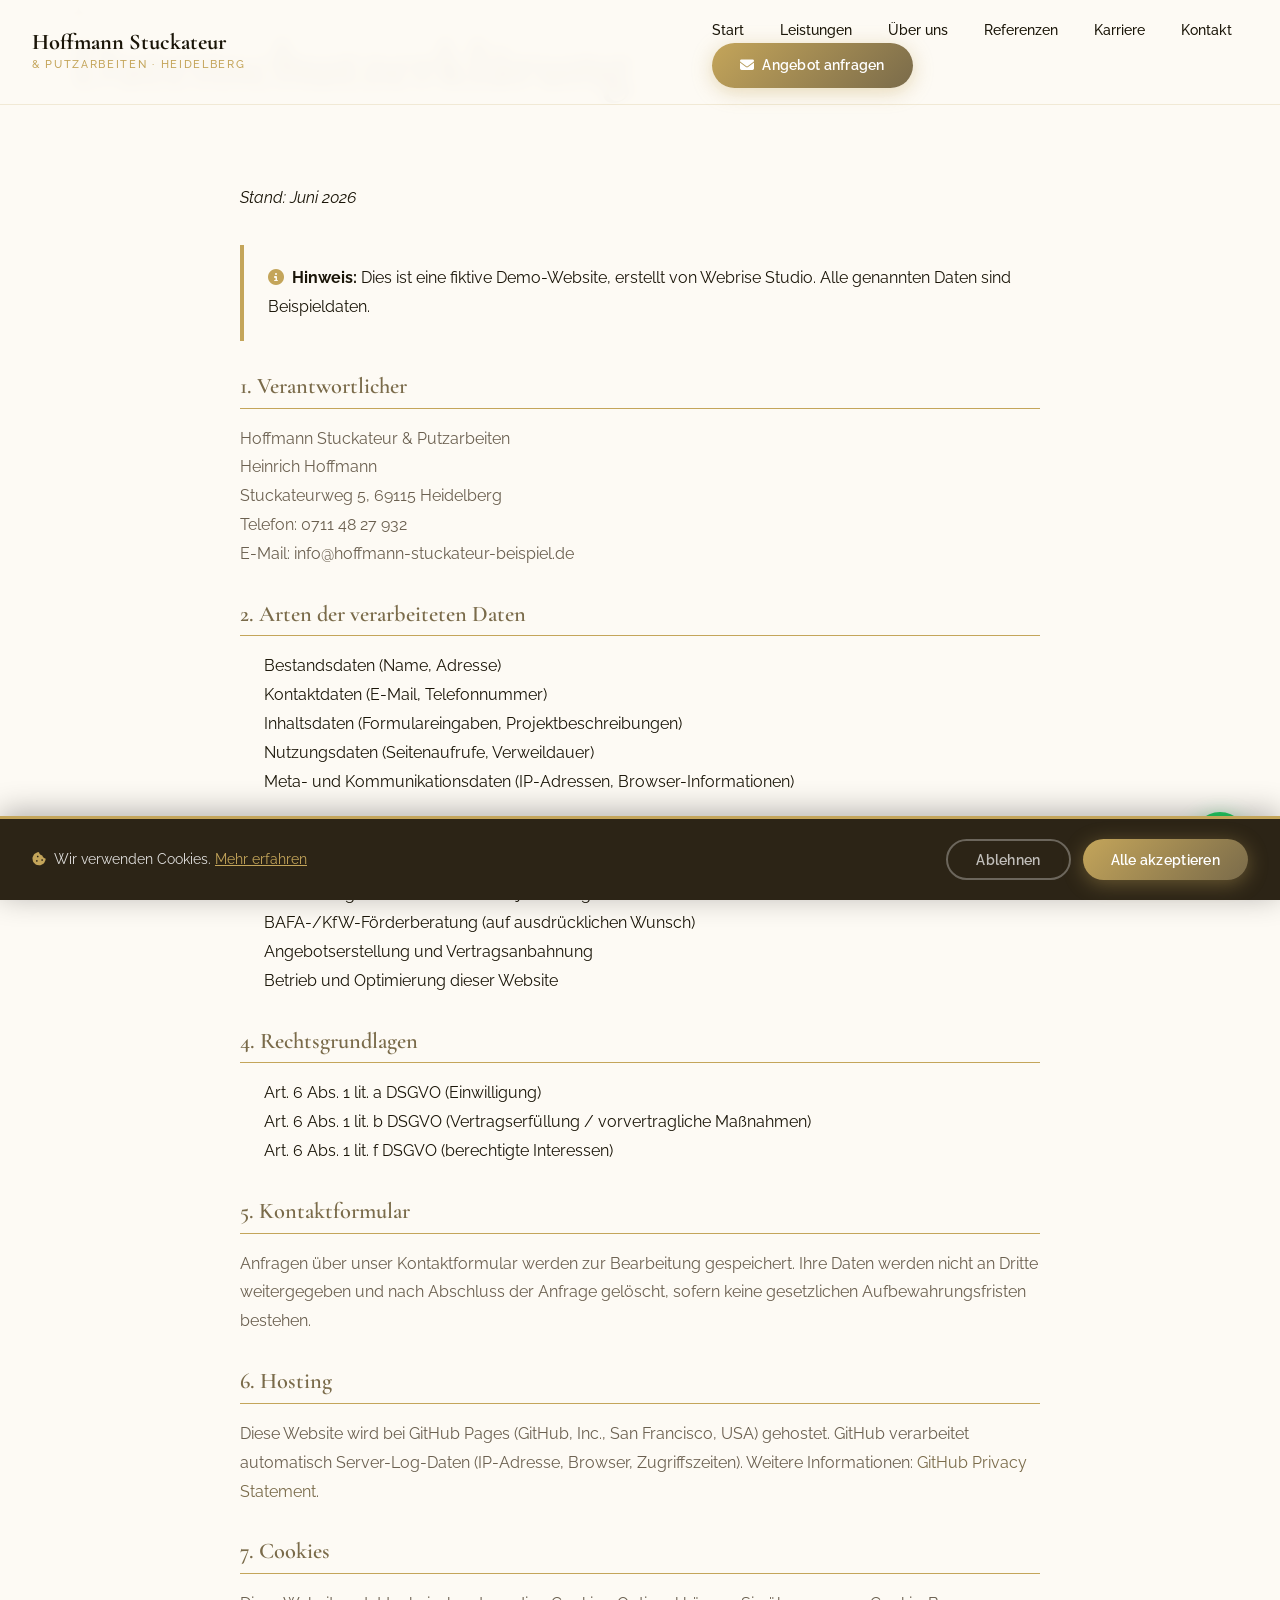
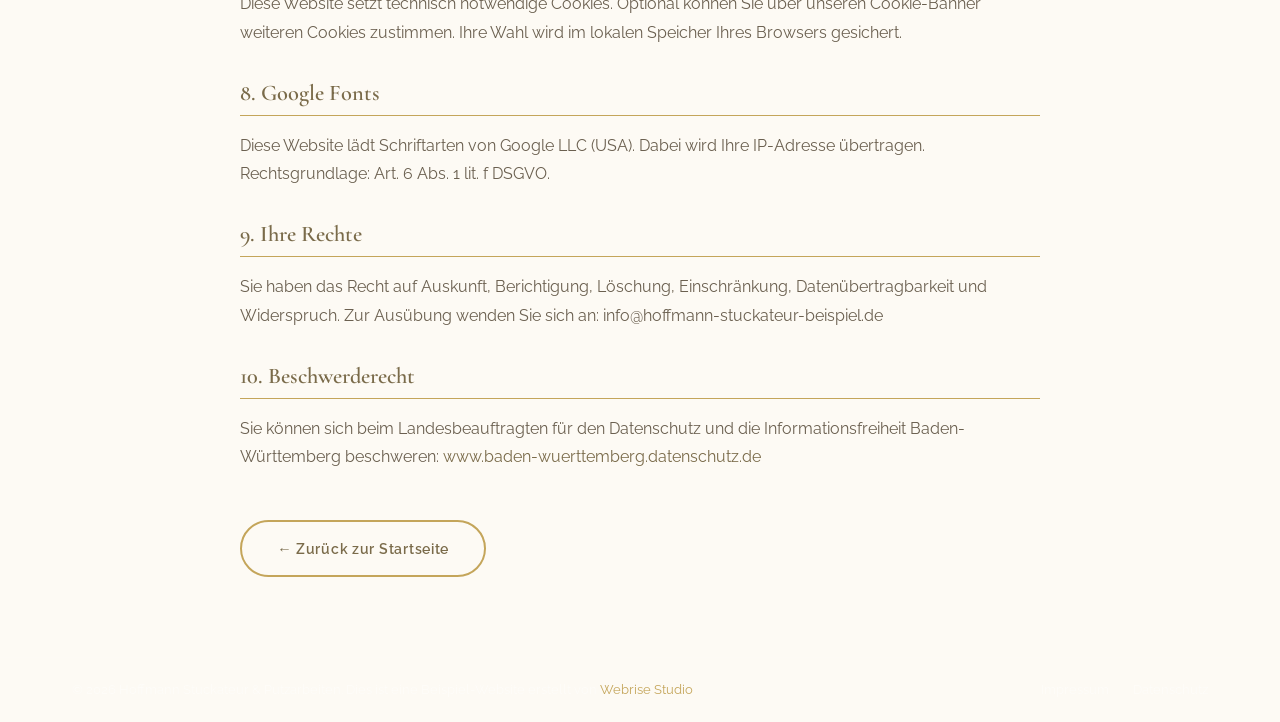
<file: datenschutz.html>
<!DOCTYPE html>
<html lang="de">
<head>
  <meta charset="UTF-8">
  <meta name="viewport" content="width=device-width, initial-scale=1.0">
  <meta name="description" content="Datenschutzerklärung – Hoffmann Stuckateur & Putzarbeiten Heidelberg.">
  <title>Datenschutz – Hoffmann Stuckateur & Putzarbeiten</title>
  <meta name="robots" content="noindex, nofollow">
  <link rel="preconnect" href="https://fonts.googleapis.com">
  <link rel="preconnect" href="https://fonts.gstatic.com" crossorigin>
  <link href="https://fonts.googleapis.com/css2?family=Cormorant+Garamond:ital,wght@0,300;0,400;0,500;0,600;0,700;1,300;1,400;1,500&family=Raleway:wght@300;400;500;600;700&display=swap" rel="stylesheet">
  <link rel="stylesheet" href="https://cdnjs.cloudflare.com/ajax/libs/font-awesome/6.4.0/css/all.min.css">
  <link rel="stylesheet" href="css/style.css">
  <link rel="icon" type="image/png" href="favicon.png">
  <link rel="apple-touch-icon" href="favicon.png">
</head>
<body>

<div id="personalized-banner" style="display:none;position:fixed;top:0;left:0;right:0;width:100%; background:linear-gradient(90deg,#5C4F36,#7A6B4A); color:white; text-align:center; padding:10px 20px; font-size:0.9rem; font-weight:600; z-index:9999; border-bottom:3px solid #C4A55A;">
  <i class="fa-solid fa-building-columns" style="margin-right:8px; color:#C4A55A;"></i>
  Guten Tag Herr/Frau <span id="banner-name" style="font-weight:800;"></span> – so könnte die Website von <strong id="banner-firma"></strong> aussehen &nbsp;·&nbsp;
  <a href="https://webrisestudio.de/kontakt.html" target="_blank" style="color:#C4A55A;text-decoration:underline;font-weight:700;">Website anfragen →</a>
</div>
<script>
(function(){var p=new URLSearchParams(window.location.search);var f=p.get('firma'),n=p.get('name'),s=p.get('stadt'),t=p.get('telefon');if(f)sessionStorage.setItem('ws_firma',f);if(n)sessionStorage.setItem('ws_name',n);if(s)sessionStorage.setItem('ws_stadt',s);if(t)sessionStorage.setItem('ws_telefon',t);var name=sessionStorage.getItem('ws_name');if(name){var b=document.getElementById('personalized-banner'),el=document.getElementById('banner-name');if(b&&el){el.textContent=name;b.style.display='block';document.documentElement.appendChild(b);var h=b.offsetHeight||44;var sp=document.getElementById('ws-banner-spacer');if(sp)sp.style.height=h+'px';}}})();
</script>
<div id="ws-banner-spacer" style="height:0;overflow:hidden;"></div>

<!-- NAVIGATION -->
<nav class="navbar" id="navbar">
  <div class="navbar-inner">
    <a href="index.html" class="navbar-brand">
      <span class="brand-name">Hoffmann Stuckateur</span>
      <span class="brand-sub">& Putzarbeiten · Heidelberg</span>
    </a>
    <button class="navbar-toggler" id="navToggler" aria-label="Menü öffnen">
      <i class="fa-solid fa-bars"></i>
    </button>
    <div class="navbar-collapse" id="navCollapse">
      <ul class="navbar-nav">
        <li><a href="index.html" class="nav-link">Start</a></li>
        <li><a href="leistungen.html" class="nav-link">Leistungen</a></li>
        <li><a href="ueber-uns.html" class="nav-link">Über uns</a></li>
        <li><a href="referenzen.html" class="nav-link">Referenzen</a></li>
        <li><a href="karriere.html" class="nav-link">Karriere</a></li>
        <li><a href="kontakt.html" class="nav-link">Kontakt</a></li>
      </ul>
      <a href="kontakt.html" class="btn btn-primary btn-sm navbar-cta">
        <i class="fa-solid fa-envelope"></i> Angebot anfragen
      </a>
    </div>
  </div>
</nav>

<section class="page-header">
  <div class="container">
    <div class="ornament">✦</div>
    <h1>Datenschutzerklärung</h1>
    <div class="ornament-line"></div>
  </div>
</section>

<section class="section">
  <div class="container">
    <div style="max-width:800px; margin:0 auto; line-height:1.8; color:var(--text-dark);">

      <p style="color:var(--text-muted); margin-bottom:2rem;"><em>Stand: Juni 2026</em></p>

      <div style="background:var(--bg-alt); border-left:4px solid var(--accent); padding:1.2rem 1.5rem; border-radius:var(--radius); margin-bottom:2rem;">
        <strong><i class="fa-solid fa-circle-info" style="color:var(--accent); margin-right:8px;"></i>Hinweis:</strong>
        Dies ist eine fiktive Demo-Website, erstellt von Webrise Studio. Alle genannten Daten sind Beispieldaten.
      </div>

      <h2 style="font-family:var(--font-heading); color:var(--primary); font-size:1.4rem; margin:2rem 0 1rem; border-bottom:1px solid var(--accent); padding-bottom:0.5rem;">1. Verantwortlicher</h2>
      <p>Hoffmann Stuckateur & Putzarbeiten<br>
      Heinrich Hoffmann<br>
      Stuckateurweg 5, 69115 Heidelberg<br>
      Telefon: 06221 789012<br>
      E-Mail: info@hoffmann-stuckateur-beispiel.de</p>

      <h2 style="font-family:var(--font-heading); color:var(--primary); font-size:1.4rem; margin:2rem 0 1rem; border-bottom:1px solid var(--accent); padding-bottom:0.5rem;">2. Arten der verarbeiteten Daten</h2>
      <ul style="padding-left:1.5rem;">
        <li>Bestandsdaten (Name, Adresse)</li>
        <li>Kontaktdaten (E-Mail, Telefonnummer)</li>
        <li>Inhaltsdaten (Formulareingaben, Projektbeschreibungen)</li>
        <li>Nutzungsdaten (Seitenaufrufe, Verweildauer)</li>
        <li>Meta- und Kommunikationsdaten (IP-Adressen, Browser-Informationen)</li>
      </ul>

      <h2 style="font-family:var(--font-heading); color:var(--primary); font-size:1.4rem; margin:2rem 0 1rem; border-bottom:1px solid var(--accent); padding-bottom:0.5rem;">3. Zweck der Verarbeitung</h2>
      <ul style="padding-left:1.5rem;">
        <li>Bearbeitung von Kontakt- und Projektanfragen</li>
        <li>BAFA-/KfW-Förderberatung (auf ausdrücklichen Wunsch)</li>
        <li>Angebotserstellung und Vertragsanbahnung</li>
        <li>Betrieb und Optimierung dieser Website</li>
      </ul>

      <h2 style="font-family:var(--font-heading); color:var(--primary); font-size:1.4rem; margin:2rem 0 1rem; border-bottom:1px solid var(--accent); padding-bottom:0.5rem;">4. Rechtsgrundlagen</h2>
      <ul style="padding-left:1.5rem;">
        <li>Art. 6 Abs. 1 lit. a DSGVO (Einwilligung)</li>
        <li>Art. 6 Abs. 1 lit. b DSGVO (Vertragserfüllung / vorvertragliche Maßnahmen)</li>
        <li>Art. 6 Abs. 1 lit. f DSGVO (berechtigte Interessen)</li>
      </ul>

      <h2 style="font-family:var(--font-heading); color:var(--primary); font-size:1.4rem; margin:2rem 0 1rem; border-bottom:1px solid var(--accent); padding-bottom:0.5rem;">5. Kontaktformular</h2>
      <p>Anfragen über unser Kontaktformular werden zur Bearbeitung gespeichert. Ihre Daten werden nicht an Dritte weitergegeben und nach Abschluss der Anfrage gelöscht, sofern keine gesetzlichen Aufbewahrungsfristen bestehen.</p>

      <h2 style="font-family:var(--font-heading); color:var(--primary); font-size:1.4rem; margin:2rem 0 1rem; border-bottom:1px solid var(--accent); padding-bottom:0.5rem;">6. Hosting</h2>
      <p>Diese Website wird bei GitHub Pages (GitHub, Inc., San Francisco, USA) gehostet. GitHub verarbeitet automatisch Server-Log-Daten (IP-Adresse, Browser, Zugriffszeiten). Weitere Informationen: <a href="https://docs.github.com/en/site-policy/privacy-policies/github-privacy-statement" target="_blank" rel="noopener">GitHub Privacy Statement</a>.</p>

      <h2 style="font-family:var(--font-heading); color:var(--primary); font-size:1.4rem; margin:2rem 0 1rem; border-bottom:1px solid var(--accent); padding-bottom:0.5rem;">7. Cookies</h2>
      <p>Diese Website setzt technisch notwendige Cookies. Optional können Sie über unseren Cookie-Banner weiteren Cookies zustimmen. Ihre Wahl wird im lokalen Speicher Ihres Browsers gesichert.</p>

      <h2 style="font-family:var(--font-heading); color:var(--primary); font-size:1.4rem; margin:2rem 0 1rem; border-bottom:1px solid var(--accent); padding-bottom:0.5rem;">8. Google Fonts</h2>
      <p>Diese Website lädt Schriftarten von Google LLC (USA). Dabei wird Ihre IP-Adresse übertragen. Rechtsgrundlage: Art. 6 Abs. 1 lit. f DSGVO.</p>

      <h2 style="font-family:var(--font-heading); color:var(--primary); font-size:1.4rem; margin:2rem 0 1rem; border-bottom:1px solid var(--accent); padding-bottom:0.5rem;">9. Ihre Rechte</h2>
      <p>Sie haben das Recht auf Auskunft, Berichtigung, Löschung, Einschränkung, Datenübertragbarkeit und Widerspruch. Zur Ausübung wenden Sie sich an: info@hoffmann-stuckateur-beispiel.de</p>

      <h2 style="font-family:var(--font-heading); color:var(--primary); font-size:1.4rem; margin:2rem 0 1rem; border-bottom:1px solid var(--accent); padding-bottom:0.5rem;">10. Beschwerderecht</h2>
      <p>Sie können sich beim Landesbeauftragten für den Datenschutz und die Informationsfreiheit Baden-Württemberg beschweren: <a href="https://www.baden-wuerttemberg.datenschutz.de" target="_blank" rel="noopener">www.baden-wuerttemberg.datenschutz.de</a></p>

      <div style="margin-top:3rem;">
        <a href="index.html" class="btn btn-outline">&larr; Zurück zur Startseite</a>
      </div>
    </div>
  </div>
</section>

<footer class="site-footer">
  <div class="footer-bottom">
    <div class="container" style="display:flex; justify-content:space-between; align-items:center; flex-wrap:wrap; gap:1rem; width:100%;">
      <p>&copy; 2026 Hoffmann Stuckateur & Putzarbeiten. Dies ist eine Beispiel-Website erstellt von <a href="https://webrisestudio.de" target="_blank" rel="noopener">Webrise Studio</a>.</p>
      <div class="footer-bottom-links">
        <a href="impressum.html">Impressum</a>
        <a href="datenschutz.html">Datenschutz</a>
      </div>
    </div>
  </div>
</footer>

<a href="https://wa.me/4962217890120?text=Hallo%20Hoffmann%20Stuckateur" class="whatsapp-float" target="_blank" rel="noopener" aria-label="WhatsApp">
  <i class="fa-brands fa-whatsapp"></i>
</a>

<div class="cookie-banner" id="cookieBanner" role="dialog">
  <p class="cookie-text"><i class="fa-solid fa-cookie-bite" style="color:var(--accent); margin-right:0.5rem;"></i>Wir verwenden Cookies. <a href="datenschutz.html">Mehr erfahren</a></p>
  <div class="cookie-actions">
    <button class="btn btn-outline btn-sm" id="cookieDecline" style="color:rgba(255,255,255,0.7); border-color:rgba(255,255,255,0.3);">Ablehnen</button>
    <button class="btn btn-primary btn-sm" id="cookieAccept">Alle akzeptieren</button>
  </div>
</div>

<script src="js/script.js"></script>
</body>
</html>
</file>
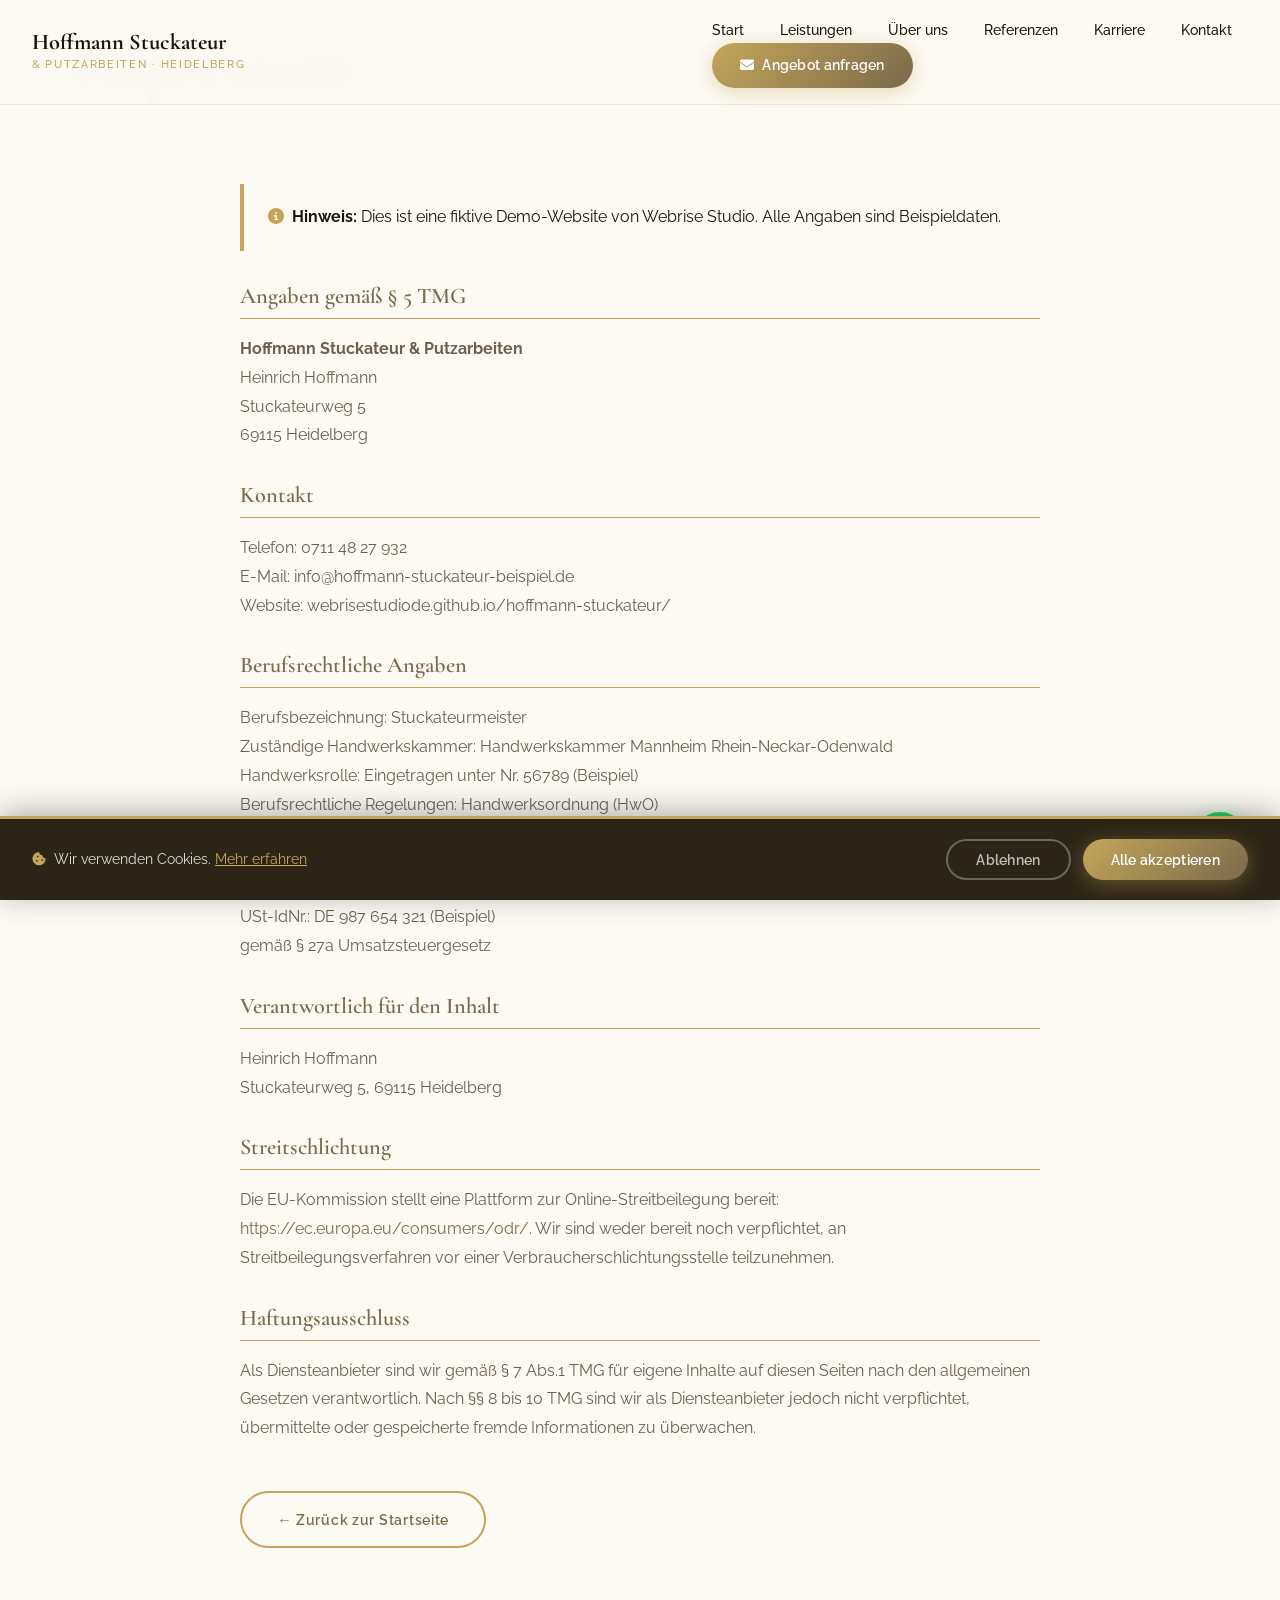
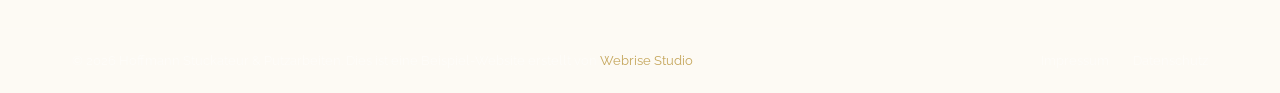
<file: impressum.html>
<!DOCTYPE html>
<html lang="de">
<head>
  <meta charset="UTF-8">
  <meta name="viewport" content="width=device-width, initial-scale=1.0">
  <meta name="description" content="Impressum – Hoffmann Stuckateur & Putzarbeiten Heidelberg. Angaben gemäß § 5 TMG.">
  <title>Impressum – Hoffmann Stuckateur & Putzarbeiten</title>
  <meta name="robots" content="noindex, nofollow">
  <link rel="preconnect" href="https://fonts.googleapis.com">
  <link rel="preconnect" href="https://fonts.gstatic.com" crossorigin>
  <link href="https://fonts.googleapis.com/css2?family=Cormorant+Garamond:ital,wght@0,300;0,400;0,500;0,600;0,700;1,300;1,400;1,500&family=Raleway:wght@300;400;500;600;700&display=swap" rel="stylesheet">
  <link rel="stylesheet" href="https://cdnjs.cloudflare.com/ajax/libs/font-awesome/6.4.0/css/all.min.css">
  <link rel="stylesheet" href="css/style.css">
  <link rel="icon" type="image/png" href="favicon.png">
  <link rel="apple-touch-icon" href="favicon.png">
</head>
<body>

<div id="personalized-banner" style="display:none;position:fixed;top:0;left:0;right:0;width:100%; background:linear-gradient(90deg,#5C4F36,#7A6B4A); color:white; text-align:center; padding:10px 20px; font-size:0.9rem; font-weight:600; z-index:9999; border-bottom:3px solid #C4A55A;">
  <i class="fa-solid fa-building-columns" style="margin-right:8px; color:#C4A55A;"></i>
  Guten Tag Herr/Frau <span id="banner-name" style="font-weight:800;"></span> – so könnte die Website von <strong id="banner-firma"></strong> aussehen &nbsp;·&nbsp;
  <a href="https://webrisestudio.de/kontakt.html" target="_blank" style="color:#C4A55A;text-decoration:underline;font-weight:700;">Website anfragen →</a>
</div>
<script>
(function(){var p=new URLSearchParams(window.location.search);var f=p.get('firma'),n=p.get('name'),s=p.get('stadt'),t=p.get('telefon');if(f)sessionStorage.setItem('ws_firma',f);if(n)sessionStorage.setItem('ws_name',n);if(s)sessionStorage.setItem('ws_stadt',s);if(t)sessionStorage.setItem('ws_telefon',t);var name=sessionStorage.getItem('ws_name');if(name){var b=document.getElementById('personalized-banner'),el=document.getElementById('banner-name');if(b&&el){el.textContent=name;b.style.display='block';document.documentElement.appendChild(b);var h=b.offsetHeight||44;var sp=document.getElementById('ws-banner-spacer');if(sp)sp.style.height=h+'px';}}})();
</script>
<div id="ws-banner-spacer" style="height:0;overflow:hidden;"></div>

<!-- NAVIGATION -->
<nav class="navbar" id="navbar">
  <div class="navbar-inner">
    <a href="index.html" class="navbar-brand">
      <span class="brand-name">Hoffmann Stuckateur</span>
      <span class="brand-sub">& Putzarbeiten · Heidelberg</span>
    </a>
    <button class="navbar-toggler" id="navToggler" aria-label="Menü öffnen">
      <i class="fa-solid fa-bars"></i>
    </button>
    <div class="navbar-collapse" id="navCollapse">
      <ul class="navbar-nav">
        <li><a href="index.html" class="nav-link">Start</a></li>
        <li><a href="leistungen.html" class="nav-link">Leistungen</a></li>
        <li><a href="ueber-uns.html" class="nav-link">Über uns</a></li>
        <li><a href="referenzen.html" class="nav-link">Referenzen</a></li>
        <li><a href="karriere.html" class="nav-link">Karriere</a></li>
        <li><a href="kontakt.html" class="nav-link">Kontakt</a></li>
      </ul>
      <a href="kontakt.html" class="btn btn-primary btn-sm navbar-cta">
        <i class="fa-solid fa-envelope"></i> Angebot anfragen
      </a>
    </div>
  </div>
</nav>

<section class="page-header">
  <div class="container">
    <div class="ornament">✦</div>
    <h1>Impressum</h1>
    <div class="ornament-line"></div>
  </div>
</section>

<section class="section">
  <div class="container">
    <div style="max-width:800px; margin:0 auto; line-height:1.8;">

      <div style="background:var(--bg-alt); border-left:4px solid var(--accent); padding:1.2rem 1.5rem; border-radius:var(--radius); margin-bottom:2rem;">
        <strong><i class="fa-solid fa-circle-info" style="color:var(--accent); margin-right:8px;"></i>Hinweis:</strong>
        Dies ist eine fiktive Demo-Website von Webrise Studio. Alle Angaben sind Beispieldaten.
      </div>

      <h2 style="font-family:var(--font-heading); color:var(--primary); font-size:1.4rem; margin:2rem 0 1rem; border-bottom:1px solid var(--accent); padding-bottom:0.5rem;">Angaben gemäß § 5 TMG</h2>
      <p>
        <strong>Hoffmann Stuckateur & Putzarbeiten</strong><br>
        Heinrich Hoffmann<br>
        Stuckateurweg 5<br>
        69115 Heidelberg
      </p>

      <h2 style="font-family:var(--font-heading); color:var(--primary); font-size:1.4rem; margin:2rem 0 1rem; border-bottom:1px solid var(--accent); padding-bottom:0.5rem;">Kontakt</h2>
      <p>
        Telefon: 06221 789012<br>
        E-Mail: info@hoffmann-stuckateur-beispiel.de<br>
        Website: webrisestudiode.github.io/hoffmann-stuckateur/
      </p>

      <h2 style="font-family:var(--font-heading); color:var(--primary); font-size:1.4rem; margin:2rem 0 1rem; border-bottom:1px solid var(--accent); padding-bottom:0.5rem;">Berufsrechtliche Angaben</h2>
      <p>
        Berufsbezeichnung: Stuckateurmeister<br>
        Zuständige Handwerkskammer: Handwerkskammer Mannheim Rhein-Neckar-Odenwald<br>
        Handwerksrolle: Eingetragen unter Nr. 56789 (Beispiel)<br>
        Berufsrechtliche Regelungen: Handwerksordnung (HwO)
      </p>

      <h2 style="font-family:var(--font-heading); color:var(--primary); font-size:1.4rem; margin:2rem 0 1rem; border-bottom:1px solid var(--accent); padding-bottom:0.5rem;">Umsatzsteuer-ID</h2>
      <p>USt-IdNr.: DE 987 654 321 (Beispiel)<br>
      gemäß § 27a Umsatzsteuergesetz</p>

      <h2 style="font-family:var(--font-heading); color:var(--primary); font-size:1.4rem; margin:2rem 0 1rem; border-bottom:1px solid var(--accent); padding-bottom:0.5rem;">Verantwortlich für den Inhalt</h2>
      <p>Heinrich Hoffmann<br>Stuckateurweg 5, 69115 Heidelberg</p>

      <h2 style="font-family:var(--font-heading); color:var(--primary); font-size:1.4rem; margin:2rem 0 1rem; border-bottom:1px solid var(--accent); padding-bottom:0.5rem;">Streitschlichtung</h2>
      <p>Die EU-Kommission stellt eine Plattform zur Online-Streitbeilegung bereit: <a href="https://ec.europa.eu/consumers/odr/" target="_blank" rel="noopener">https://ec.europa.eu/consumers/odr/</a>. Wir sind weder bereit noch verpflichtet, an Streitbeilegungsverfahren vor einer Verbraucherschlichtungsstelle teilzunehmen.</p>

      <h2 style="font-family:var(--font-heading); color:var(--primary); font-size:1.4rem; margin:2rem 0 1rem; border-bottom:1px solid var(--accent); padding-bottom:0.5rem;">Haftungsausschluss</h2>
      <p>Als Diensteanbieter sind wir gemäß § 7 Abs.1 TMG für eigene Inhalte auf diesen Seiten nach den allgemeinen Gesetzen verantwortlich. Nach §§ 8 bis 10 TMG sind wir als Diensteanbieter jedoch nicht verpflichtet, übermittelte oder gespeicherte fremde Informationen zu überwachen.</p>

      <div style="margin-top:3rem;">
        <a href="index.html" class="btn btn-outline">&larr; Zurück zur Startseite</a>
      </div>
    </div>
  </div>
</section>

<footer class="site-footer">
  <div class="footer-bottom">
    <div class="container" style="display:flex; justify-content:space-between; align-items:center; flex-wrap:wrap; gap:1rem; width:100%;">
      <p>&copy; 2026 Hoffmann Stuckateur & Putzarbeiten. Dies ist eine Beispiel-Website erstellt von <a href="https://webrisestudio.de" target="_blank" rel="noopener">Webrise Studio</a>.</p>
      <div class="footer-bottom-links">
        <a href="impressum.html">Impressum</a>
        <a href="datenschutz.html">Datenschutz</a>
      </div>
    </div>
  </div>
</footer>

<a href="https://wa.me/4962217890120?text=Hallo%20Hoffmann%20Stuckateur" class="whatsapp-float" target="_blank" rel="noopener" aria-label="WhatsApp">
  <i class="fa-brands fa-whatsapp"></i>
</a>

<div class="cookie-banner" id="cookieBanner" role="dialog">
  <p class="cookie-text"><i class="fa-solid fa-cookie-bite" style="color:var(--accent); margin-right:0.5rem;"></i>Wir verwenden Cookies. <a href="datenschutz.html">Mehr erfahren</a></p>
  <div class="cookie-actions">
    <button class="btn btn-outline btn-sm" id="cookieDecline" style="color:rgba(255,255,255,0.7); border-color:rgba(255,255,255,0.3);">Ablehnen</button>
    <button class="btn btn-primary btn-sm" id="cookieAccept">Alle akzeptieren</button>
  </div>
</div>

<script src="js/script.js"></script>
</body>
</html>
</file>
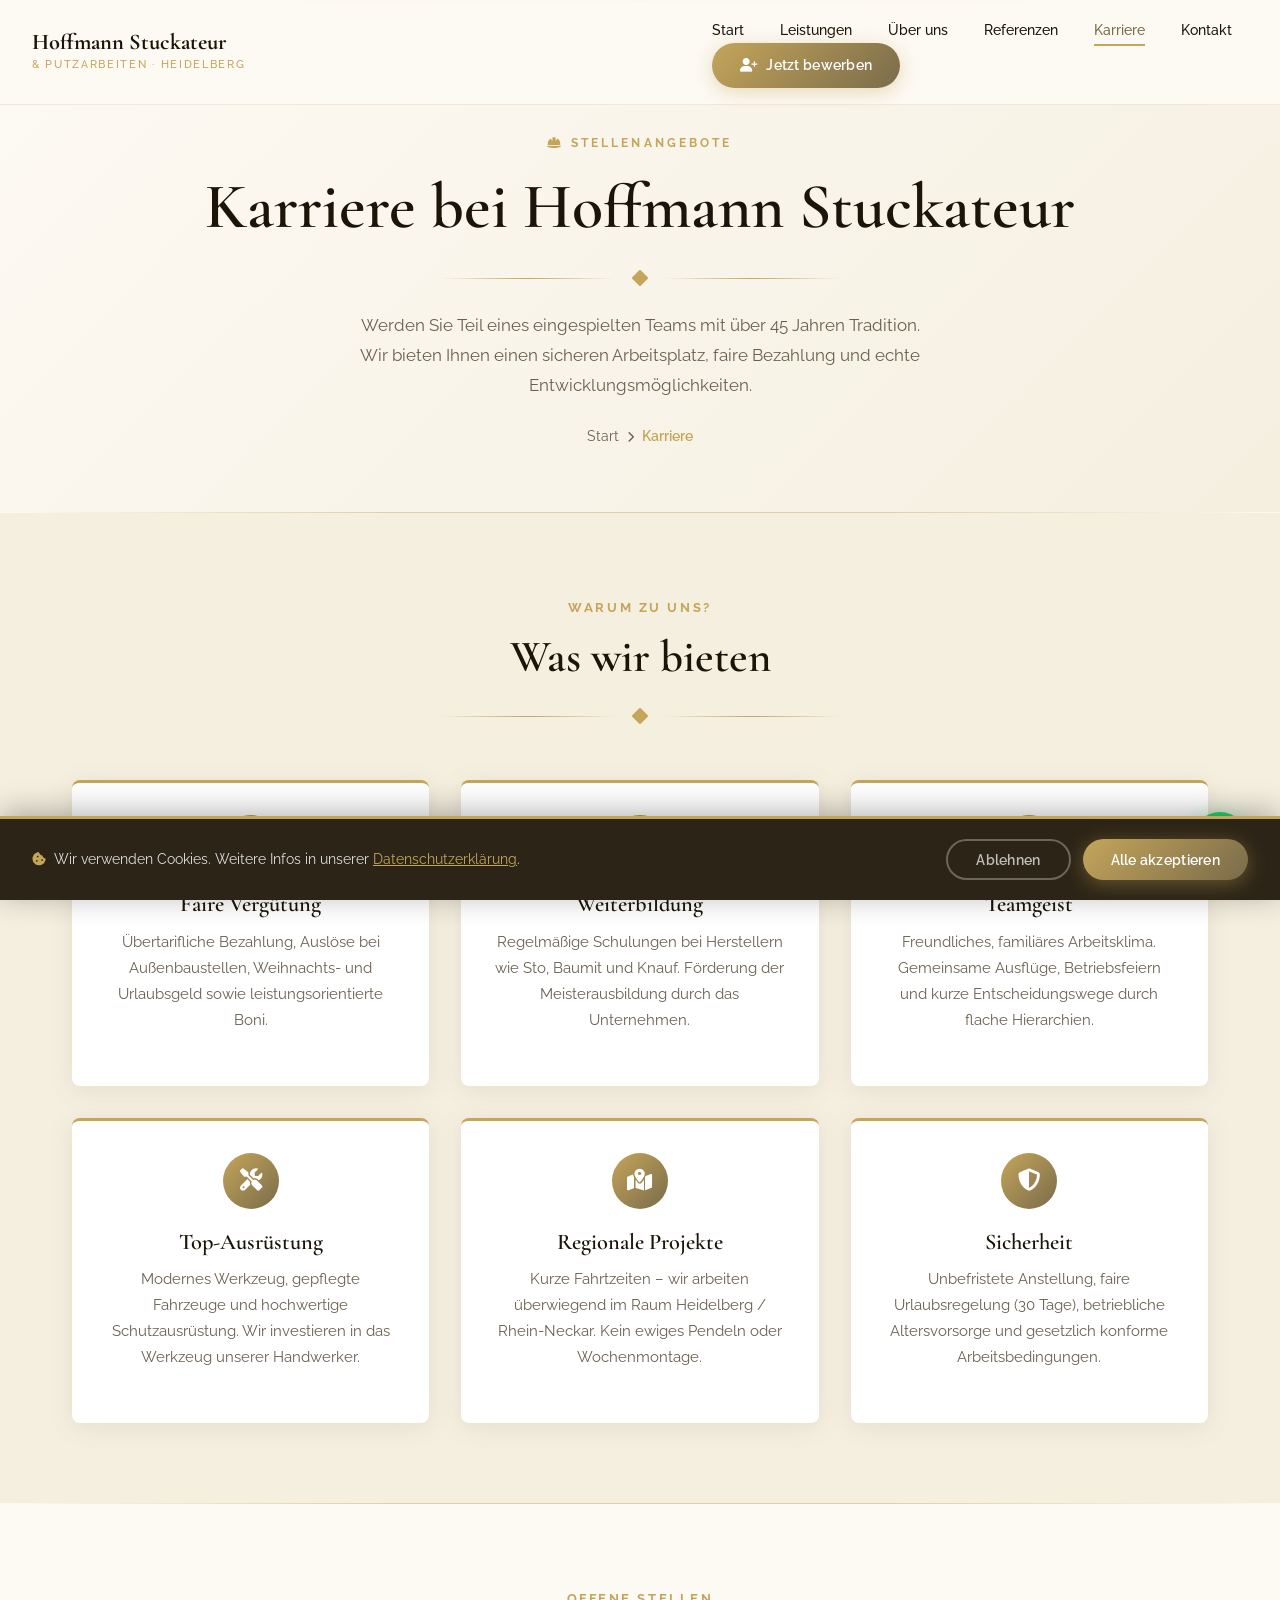
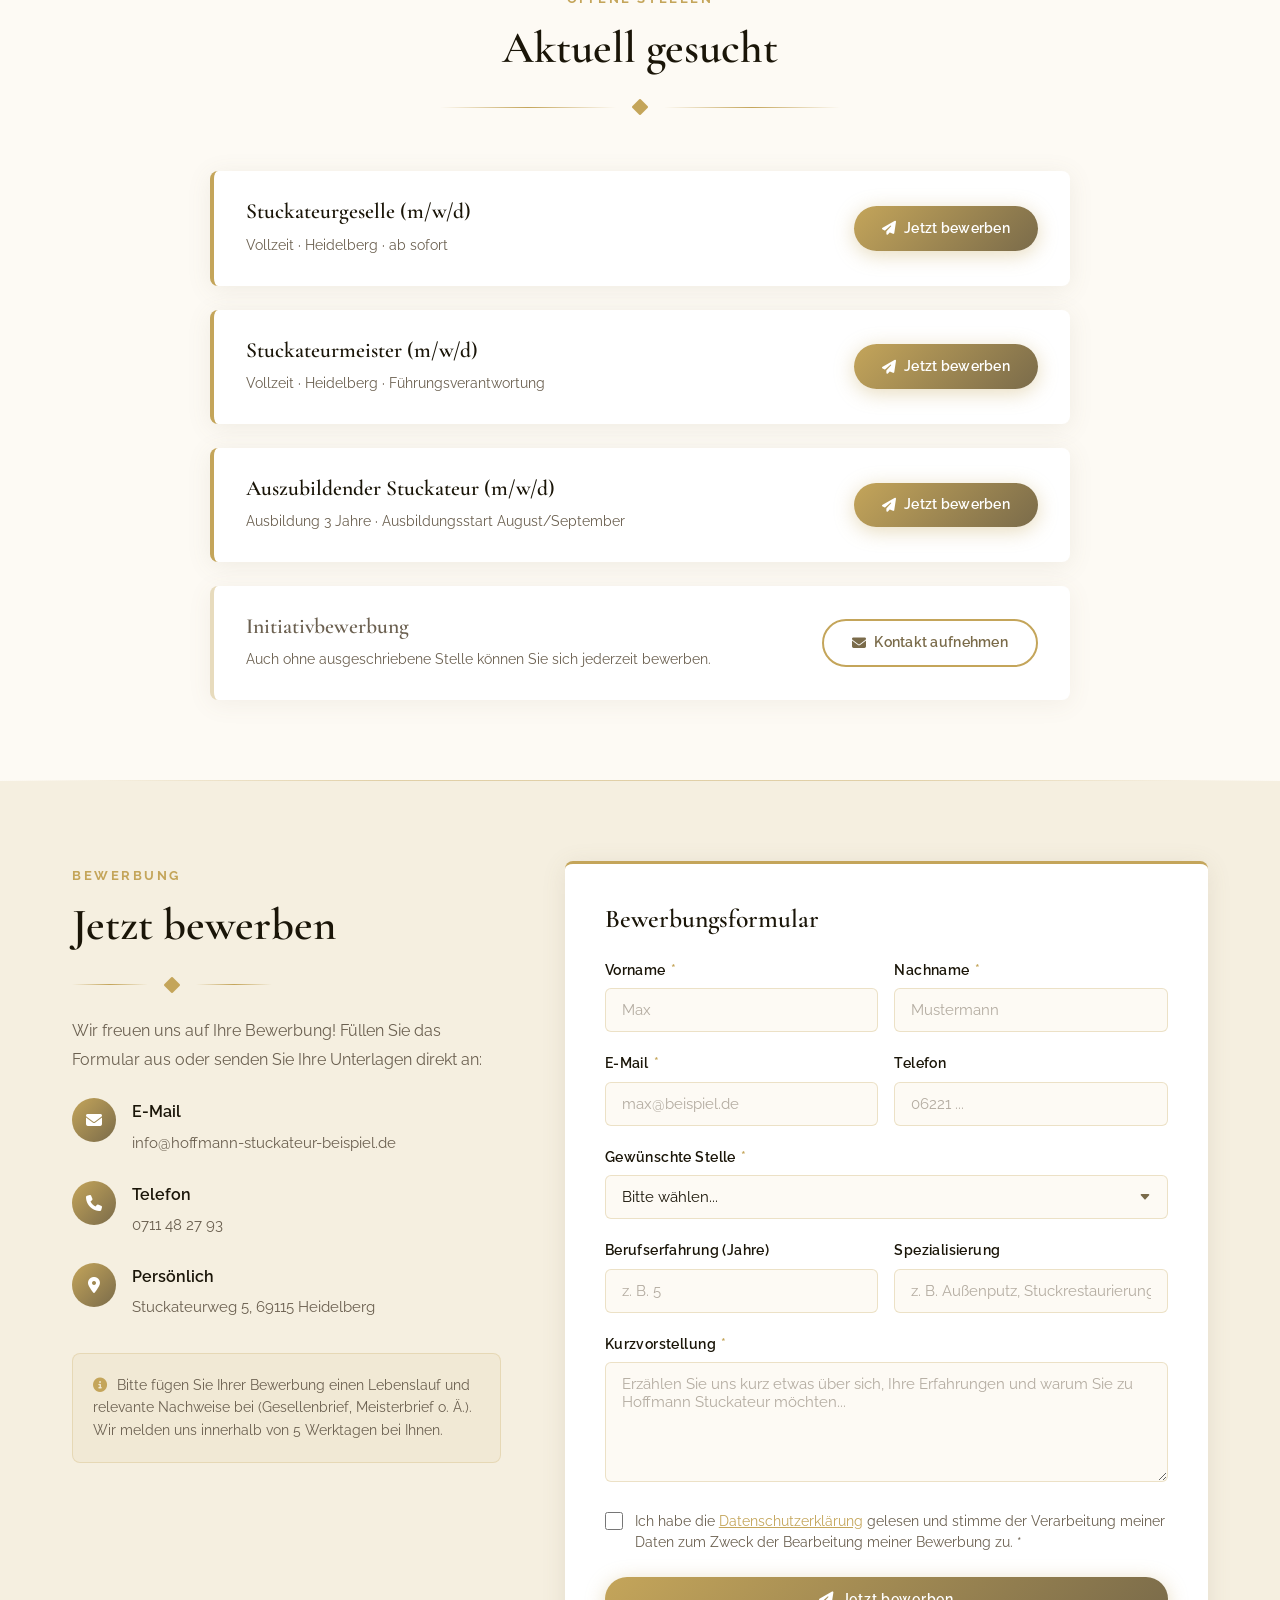
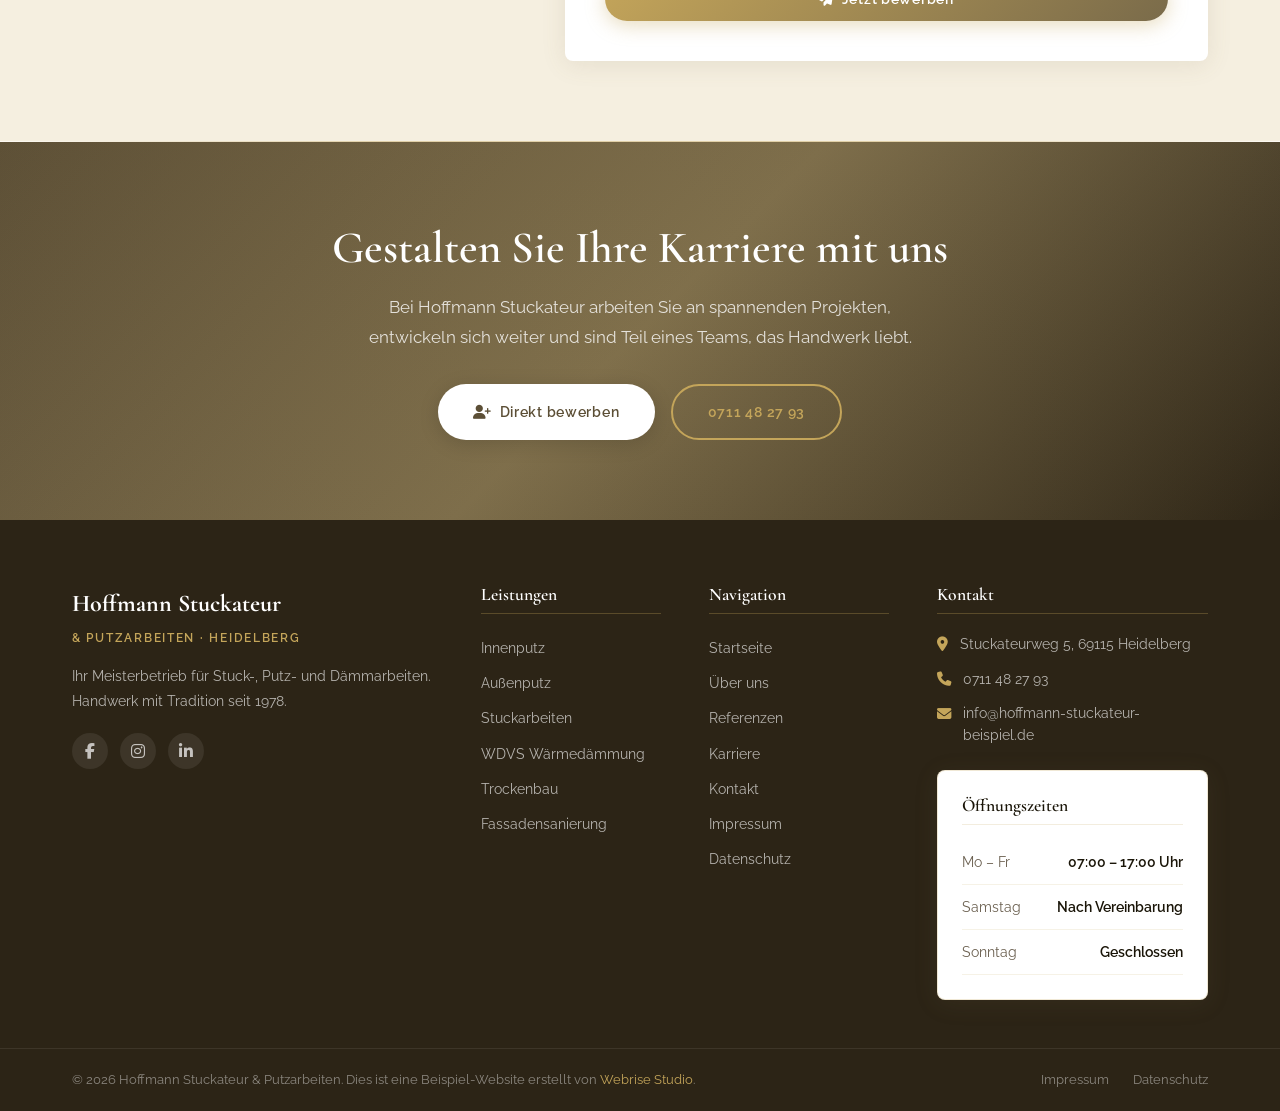
<file: karriere.html>
<!DOCTYPE html>
<html lang="de">
<head>
  <meta charset="UTF-8">
  <meta name="viewport" content="width=device-width, initial-scale=1.0">
  <title>Karriere – Hoffmann Stuckateur & Putzarbeiten Heidelberg</title>
  <meta name="description" content="Karriere bei Hoffmann Stuckateur Heidelberg. Wir suchen Stuckateurgesellen, Meister, Auszubildende und mehr. Jetzt bewerben!">
  <link rel="canonical" href="https://webrisestudiode.github.io/hoffmann-stuckateur/karriere.html">
  <meta property="og:type" content="website">
  <meta property="og:url" content="https://webrisestudiode.github.io/hoffmann-stuckateur/karriere.html">
  <meta property="og:title" content="Karriere – Hoffmann Stuckateur & Putzarbeiten Heidelberg">
  <meta property="og:description" content="Jobs und Ausbildung bei Hoffmann Stuckateur in Heidelberg. Wir freuen uns auf Ihre Bewerbung!">
  <meta property="og:image" content="https://webrisestudiode.github.io/hoffmann-stuckateur/Bilder/startseite-hero-stuckdecke.jpg">
  <meta property="og:locale" content="de_DE">

  <link rel="icon" type="image/png" href="favicon.png">
  <link rel="apple-touch-icon" href="favicon.png">

  <link rel="preconnect" href="https://fonts.googleapis.com">
  <link rel="preconnect" href="https://fonts.gstatic.com" crossorigin>
  <link href="https://fonts.googleapis.com/css2?family=Cormorant+Garamond:ital,wght@0,300;0,400;0,500;0,600;0,700;1,300;1,400;1,500&family=Raleway:wght@300;400;500;600;700&display=swap" rel="stylesheet">
  <link rel="stylesheet" href="https://cdnjs.cloudflare.com/ajax/libs/font-awesome/6.4.0/css/all.min.css">
  <link rel="stylesheet" href="css/style.css">
</head>
<body>

<!-- PERSONALIZED BANNER -->
<div id="personalized-banner" style="display:none;position:fixed;top:0;left:0;right:0;width:100%; background:linear-gradient(90deg,#5C4F36,#7A6B4A); color:white; text-align:center; padding:10px 20px; font-size:0.9rem; font-weight:600; z-index:9999; border-bottom:3px solid #C4A55A;">
  <i class="fa-solid fa-building-columns" style="margin-right:8px; color:#C4A55A;"></i>
  Guten Tag Herr/Frau <span id="banner-name" style="font-weight:800;"></span> – so könnte die Website von <strong id="banner-firma"></strong> aussehen &nbsp;·&nbsp;
  <a href="https://webrisestudio.de/kontakt.html" target="_blank" style="color:#C4A55A;text-decoration:underline;font-weight:700;">Website anfragen →</a>
</div>
<script>
(function(){var p=new URLSearchParams(window.location.search);var f=p.get('firma'),n=p.get('name'),s=p.get('stadt'),t=p.get('telefon');if(f)sessionStorage.setItem('ws_firma',f);if(n)sessionStorage.setItem('ws_name',n);if(s)sessionStorage.setItem('ws_stadt',s);if(t)sessionStorage.setItem('ws_telefon',t);var name=sessionStorage.getItem('ws_name');if(name){var b=document.getElementById('personalized-banner'),el=document.getElementById('banner-name');if(b&&el){el.textContent=name;b.style.display='block';document.documentElement.appendChild(b);var h=b.offsetHeight||44;var sp=document.getElementById('ws-banner-spacer');if(sp)sp.style.height=h+'px';}}})();
</script>
<div id="ws-banner-spacer" style="height:0;overflow:hidden;"></div>

<nav class="navbar" id="navbar">
  <div class="navbar-inner">
    <a href="index.html" class="navbar-brand">
      <span class="brand-name">Hoffmann Stuckateur</span>
      <span class="brand-sub">& Putzarbeiten · Heidelberg</span>
    </a>
    <button class="navbar-toggler" id="navToggler" aria-label="Menü öffnen">
      <i class="fa-solid fa-bars"></i>
    </button>
    <div class="navbar-collapse" id="navCollapse">
      <ul class="navbar-nav">
        <li><a href="index.html" class="nav-link">Start</a></li>
        <li><a href="leistungen.html" class="nav-link">Leistungen</a></li>
        <li><a href="ueber-uns.html" class="nav-link">Über uns</a></li>
        <li><a href="referenzen.html" class="nav-link">Referenzen</a></li>
        <li><a href="karriere.html" class="nav-link active">Karriere</a></li>
        <li><a href="kontakt.html" class="nav-link">Kontakt</a></li>
      </ul>
      <a href="#bewerben" class="btn btn-primary btn-sm navbar-cta">
        <i class="fa-solid fa-user-plus"></i> Jetzt bewerben
      </a>
    </div>
  </div>
</nav>

<!-- PAGE HERO -->
<section class="page-hero">
  <div class="container">
    <span class="page-hero-label"><i class="fa-solid fa-hard-hat"></i> Stellenangebote</span>
    <h1>Karriere bei Hoffmann Stuckateur</h1>
    <div class="gold-divider"><i class="fa-solid fa-diamond gold-divider-icon"></i></div>
    <p>Werden Sie Teil eines eingespielten Teams mit über 45 Jahren Tradition. Wir bieten Ihnen einen sicheren Arbeitsplatz, faire Bezahlung und echte Entwicklungsmöglichkeiten.</p>
    <nav class="breadcrumb" aria-label="Breadcrumb">
      <a href="index.html">Start</a>
      <span><i class="fa-solid fa-chevron-right" style="font-size:0.7rem;"></i></span>
      <span class="current">Karriere</span>
    </nav>
  </div>
</section>

<hr class="section-divider">

<!-- WHY US -->
<section class="section section-alt">
  <div class="container">
    <div class="section-header">
      <span class="section-label">Warum zu uns?</span>
      <h2 class="section-title">Was wir bieten</h2>
      <div class="gold-divider"><i class="fa-solid fa-diamond gold-divider-icon"></i></div>
    </div>
    <div style="display:grid; grid-template-columns:repeat(3,1fr); gap:2rem;">
      <div class="service-card fade-in" style="text-align:center;">
        <div class="service-icon" style="margin:0 auto 1.25rem;"><i class="fa-solid fa-euro-sign"></i></div>
        <h3>Faire Vergütung</h3>
        <p>Übertarifliche Bezahlung, Auslöse bei Außenbaustellen, Weihnachts- und Urlaubsgeld sowie leistungsorientierte Boni.</p>
      </div>
      <div class="service-card fade-in" style="text-align:center;">
        <div class="service-icon" style="margin:0 auto 1.25rem;"><i class="fa-solid fa-graduation-cap"></i></div>
        <h3>Weiterbildung</h3>
        <p>Regelmäßige Schulungen bei Herstellern wie Sto, Baumit und Knauf. Förderung der Meisterausbildung durch das Unternehmen.</p>
      </div>
      <div class="service-card fade-in" style="text-align:center;">
        <div class="service-icon" style="margin:0 auto 1.25rem;"><i class="fa-solid fa-users"></i></div>
        <h3>Teamgeist</h3>
        <p>Freundliches, familiäres Arbeitsklima. Gemeinsame Ausflüge, Betriebsfeiern und kurze Entscheidungswege durch flache Hierarchien.</p>
      </div>
      <div class="service-card fade-in" style="text-align:center;">
        <div class="service-icon" style="margin:0 auto 1.25rem;"><i class="fa-solid fa-tools"></i></div>
        <h3>Top-Ausrüstung</h3>
        <p>Modernes Werkzeug, gepflegte Fahrzeuge und hochwertige Schutzausrüstung. Wir investieren in das Werkzeug unserer Handwerker.</p>
      </div>
      <div class="service-card fade-in" style="text-align:center;">
        <div class="service-icon" style="margin:0 auto 1.25rem;"><i class="fa-solid fa-map-location-dot"></i></div>
        <h3>Regionale Projekte</h3>
        <p>Kurze Fahrtzeiten – wir arbeiten überwiegend im Raum Heidelberg / Rhein-Neckar. Kein ewiges Pendeln oder Wochenmontage.</p>
      </div>
      <div class="service-card fade-in" style="text-align:center;">
        <div class="service-icon" style="margin:0 auto 1.25rem;"><i class="fa-solid fa-shield-halved"></i></div>
        <h3>Sicherheit</h3>
        <p>Unbefristete Anstellung, faire Urlaubsregelung (30 Tage), betriebliche Altersvorsorge und gesetzlich konforme Arbeitsbedingungen.</p>
      </div>
    </div>
  </div>
</section>

<hr class="section-divider">

<!-- JOB OPENINGS -->
<section class="section">
  <div class="container">
    <div class="section-header">
      <span class="section-label">Offene Stellen</span>
      <h2 class="section-title">Aktuell gesucht</h2>
      <div class="gold-divider"><i class="fa-solid fa-diamond gold-divider-icon"></i></div>
    </div>

    <div style="display:flex; flex-direction:column; gap:1.5rem; max-width:860px; margin:0 auto;">

      <div style="background:var(--white); border-radius:8px; border-left:4px solid var(--accent); padding:1.75rem 2rem; box-shadow:0 4px 24px rgba(122,107,74,0.1); display:flex; justify-content:space-between; align-items:center; flex-wrap:wrap; gap:1rem;">
        <div>
          <h3 style="font-family:'Cormorant Garamond',serif; font-size:1.35rem; margin-bottom:0.4rem;">Stuckateurgeselle (m/w/d)</h3>
          <p style="font-size:0.9rem; margin:0;">Vollzeit · Heidelberg · ab sofort</p>
        </div>
        <a href="#bewerben" class="btn btn-primary btn-sm"><i class="fa-solid fa-paper-plane"></i> Jetzt bewerben</a>
      </div>

      <div style="background:var(--white); border-radius:8px; border-left:4px solid var(--accent); padding:1.75rem 2rem; box-shadow:0 4px 24px rgba(122,107,74,0.1); display:flex; justify-content:space-between; align-items:center; flex-wrap:wrap; gap:1rem;">
        <div>
          <h3 style="font-family:'Cormorant Garamond',serif; font-size:1.35rem; margin-bottom:0.4rem;">Stuckateurmeister (m/w/d)</h3>
          <p style="font-size:0.9rem; margin:0;">Vollzeit · Heidelberg · Führungsverantwortung</p>
        </div>
        <a href="#bewerben" class="btn btn-primary btn-sm"><i class="fa-solid fa-paper-plane"></i> Jetzt bewerben</a>
      </div>

      <div style="background:var(--white); border-radius:8px; border-left:4px solid var(--accent); padding:1.75rem 2rem; box-shadow:0 4px 24px rgba(122,107,74,0.1); display:flex; justify-content:space-between; align-items:center; flex-wrap:wrap; gap:1rem;">
        <div>
          <h3 style="font-family:'Cormorant Garamond',serif; font-size:1.35rem; margin-bottom:0.4rem;">Auszubildender Stuckateur (m/w/d)</h3>
          <p style="font-size:0.9rem; margin:0;">Ausbildung 3 Jahre · Ausbildungsstart August/September</p>
        </div>
        <a href="#bewerben" class="btn btn-primary btn-sm"><i class="fa-solid fa-paper-plane"></i> Jetzt bewerben</a>
      </div>

      <div style="background:var(--white); border-radius:8px; border-left:4px solid rgba(196,165,90,0.4); padding:1.75rem 2rem; box-shadow:0 4px 24px rgba(122,107,74,0.08); display:flex; justify-content:space-between; align-items:center; flex-wrap:wrap; gap:1rem;">
        <div>
          <h3 style="font-family:'Cormorant Garamond',serif; font-size:1.35rem; margin-bottom:0.4rem; color:var(--text-gray);">Initiativbewerbung</h3>
          <p style="font-size:0.9rem; margin:0;">Auch ohne ausgeschriebene Stelle können Sie sich jederzeit bewerben.</p>
        </div>
        <a href="#bewerben" class="btn btn-outline btn-sm"><i class="fa-solid fa-envelope"></i> Kontakt aufnehmen</a>
      </div>

    </div>
  </div>
</section>

<hr class="section-divider">

<!-- BEWERBUNGSFORMULAR -->
<section class="section section-alt" id="bewerben">
  <div class="container">
    <div class="karriere-grid">
      <div class="fade-in">
        <span class="section-label">Bewerbung</span>
        <h2>Jetzt bewerben</h2>
        <div class="gold-divider" style="justify-content:flex-start; max-width:200px; margin-left:0;">
          <i class="fa-solid fa-diamond gold-divider-icon"></i>
        </div>
        <p>Wir freuen uns auf Ihre Bewerbung! Füllen Sie das Formular aus oder senden Sie Ihre Unterlagen direkt an:</p>
        <div class="contact-info-item" style="margin-top:1.5rem;">
          <div class="contact-info-icon"><i class="fa-solid fa-envelope"></i></div>
          <div class="contact-info-text">
            <strong>E-Mail</strong>
            <a href="mailto:info@hoffmann-stuckateur-beispiel.de">info@hoffmann-stuckateur-beispiel.de</a>
          </div>
        </div>
        <div class="contact-info-item">
          <div class="contact-info-icon"><i class="fa-solid fa-phone"></i></div>
          <div class="contact-info-text">
            <strong>Telefon</strong>
            <a href="tel:0622178901">06221 789012</a>
          </div>
        </div>
        <div class="contact-info-item">
          <div class="contact-info-icon"><i class="fa-solid fa-location-dot"></i></div>
          <div class="contact-info-text">
            <strong>Persönlich</strong>
            <span>Stuckateurweg 5, 69115 Heidelberg</span>
          </div>
        </div>

        <div style="margin-top:2rem; background:rgba(196,165,90,0.08); border:1px solid rgba(196,165,90,0.25); border-radius:8px; padding:1.25rem;">
          <p style="font-size:0.88rem; color:var(--text-gray); margin:0; line-height:1.6;">
            <i class="fa-solid fa-info-circle" style="color:var(--accent); margin-right:0.4rem;"></i>
            Bitte fügen Sie Ihrer Bewerbung einen Lebenslauf und relevante Nachweise bei (Gesellenbrief, Meisterbrief o. Ä.). Wir melden uns innerhalb von 5 Werktagen bei Ihnen.
          </p>
        </div>
      </div>

      <div class="fade-in">
        <div class="form-card">
          <h3 style="font-family:'Cormorant Garamond',serif; font-size:1.6rem; margin-bottom:1.5rem; color:var(--text-dark);">Bewerbungsformular</h3>
          <form id="karriereForm" novalidate>
            <div class="form-row">
              <div class="form-group">
                <label for="vorname">Vorname <span class="required">*</span></label>
                <input type="text" id="vorname" name="vorname" class="form-control" placeholder="Max" required>
              </div>
              <div class="form-group">
                <label for="nachname">Nachname <span class="required">*</span></label>
                <input type="text" id="nachname" name="nachname" class="form-control" placeholder="Mustermann" required>
              </div>
            </div>
            <div class="form-row">
              <div class="form-group">
                <label for="email">E-Mail <span class="required">*</span></label>
                <input type="email" id="email" name="email" class="form-control" placeholder="max@beispiel.de" required>
              </div>
              <div class="form-group">
                <label for="telefon">Telefon</label>
                <input type="tel" id="telefon" name="telefon" class="form-control" placeholder="06221 ...">
              </div>
            </div>
            <div class="form-group">
              <label for="stelle">Gewünschte Stelle <span class="required">*</span></label>
              <select id="stelle" name="stelle" class="form-control" required>
                <option value="">Bitte wählen...</option>
                <option value="geselle">Stuckateurgeselle</option>
                <option value="meister">Meister</option>
                <option value="azubi">Auszubildender</option>
                <option value="bautechniker">Bautechniker/in</option>
                <option value="praktikant">Praktikant</option>
              </select>
            </div>
            <div class="form-row">
              <div class="form-group">
                <label for="erfahrung">Berufserfahrung (Jahre)</label>
                <input type="number" id="erfahrung" name="erfahrung" class="form-control" placeholder="z. B. 5" min="0" max="50">
              </div>
              <div class="form-group">
                <label for="spezialisierung">Spezialisierung</label>
                <input type="text" id="spezialisierung" name="spezialisierung" class="form-control" placeholder="z. B. Außenputz, Stuckrestaurierung">
              </div>
            </div>
            <div class="form-group">
              <label for="kurzvorstellung">Kurzvorstellung <span class="required">*</span></label>
              <textarea id="kurzvorstellung" name="kurzvorstellung" class="form-control" rows="5" placeholder="Erzählen Sie uns kurz etwas über sich, Ihre Erfahrungen und warum Sie zu Hoffmann Stuckateur möchten..." required></textarea>
            </div>
            <div class="form-check">
              <input type="checkbox" id="datenschutzKarriere" name="datenschutz" required>
              <label for="datenschutzKarriere">Ich habe die <a href="datenschutz.html">Datenschutzerklärung</a> gelesen und stimme der Verarbeitung meiner Daten zum Zweck der Bearbeitung meiner Bewerbung zu. <span class="required">*</span></label>
            </div>
            <button type="submit" class="btn btn-primary" style="width:100%; justify-content:center; margin-top:0.5rem;">
              <i class="fa-solid fa-paper-plane"></i> Jetzt bewerben
            </button>
          </form>
        </div>
      </div>
    </div>
  </div>
</section>

<hr class="section-divider">

<!-- CTA -->
<section class="cta-section">
  <div class="container">
    <h2>Gestalten Sie Ihre Karriere mit uns</h2>
    <p>Bei Hoffmann Stuckateur arbeiten Sie an spannenden Projekten, entwickeln sich weiter und sind Teil eines Teams, das Handwerk liebt.</p>
    <div class="cta-buttons">
      <a href="#bewerben" class="btn btn-white"><i class="fa-solid fa-user-plus"></i> Direkt bewerben</a>
      <a href="tel:0622178901" class="btn btn-outline" style="color:var(--accent); border-color:var(--accent);"><i class="fa-solid fa-phone"></i> 06221 789012</a>
    </div>
  </div>
</section>

<!-- FOOTER -->
<footer class="footer">
  <div class="container">
    <div class="footer-grid">
      <div>
        <span class="footer-brand-name">Hoffmann Stuckateur</span>
        <span class="footer-brand-sub">& Putzarbeiten · Heidelberg</span>
        <p>Ihr Meisterbetrieb für Stuck-, Putz- und Dämmarbeiten. Handwerk mit Tradition seit 1978.</p>
        <div class="footer-social">
          <a href="#" class="social-link" aria-label="Facebook"><i class="fa-brands fa-facebook-f"></i></a>
          <a href="#" class="social-link" aria-label="Instagram"><i class="fa-brands fa-instagram"></i></a>
          <a href="#" class="social-link" aria-label="LinkedIn"><i class="fa-brands fa-linkedin-in"></i></a>
        </div>
      </div>
      <div>
        <h4>Leistungen</h4>
        <ul class="footer-links">
          <li><a href="leistungen.html">Innenputz</a></li>
          <li><a href="leistungen.html">Außenputz</a></li>
          <li><a href="leistungen.html">Stuckarbeiten</a></li>
          <li><a href="leistungen.html">WDVS Wärmedämmung</a></li>
          <li><a href="leistungen.html">Trockenbau</a></li>
          <li><a href="leistungen.html">Fassadensanierung</a></li>
        </ul>
      </div>
      <div>
        <h4>Navigation</h4>
        <ul class="footer-links">
          <li><a href="index.html">Startseite</a></li>
          <li><a href="ueber-uns.html">Über uns</a></li>
          <li><a href="referenzen.html">Referenzen</a></li>
          <li><a href="karriere.html">Karriere</a></li>
          <li><a href="kontakt.html">Kontakt</a></li>
          <li><a href="impressum.html">Impressum</a></li>
          <li><a href="datenschutz.html">Datenschutz</a></li>
        </ul>
      </div>
      <div>
        <h4>Kontakt</h4>
        <div class="footer-contact-item"><i class="fa-solid fa-location-dot"></i><span>Stuckateurweg 5, 69115 Heidelberg</span></div>
        <div class="footer-contact-item"><i class="fa-solid fa-phone"></i><a href="tel:0622178901">06221 789012</a></div>
        <div class="footer-contact-item"><i class="fa-solid fa-envelope"></i><a href="mailto:info@hoffmann-stuckateur-beispiel.de">info@hoffmann-stuckateur-beispiel.de</a></div>
        <div class="hours-box">
          <h4>Öffnungszeiten</h4>
          <table class="hours-table">
            <tr><td>Mo – Fr</td><td>07:00 – 17:00 Uhr</td></tr>
            <tr><td>Samstag</td><td>Nach Vereinbarung</td></tr>
            <tr><td>Sonntag</td><td>Geschlossen</td></tr>
          </table>
        </div>
      </div>
    </div>
  </div>
  <div class="footer-bottom">
    <div class="container" style="display:flex; justify-content:space-between; align-items:center; flex-wrap:wrap; gap:1rem; width:100%;">
      <p>&copy; 2026 Hoffmann Stuckateur & Putzarbeiten. Dies ist eine Beispiel-Website erstellt von <a href="https://webrisestudio.de" target="_blank" rel="noopener">Webrise Studio</a>.</p>
      <div class="footer-bottom-links">
        <a href="impressum.html">Impressum</a>
        <a href="datenschutz.html">Datenschutz</a>
      </div>
    </div>
  </div>
</footer>

<a href="https://wa.me/4962217890120?text=Hallo%20Hoffmann%20Stuckateur%2C%20ich%20interessiere%20mich%20für%20eine%20Stelle." class="whatsapp-float" target="_blank" rel="noopener" aria-label="WhatsApp schreiben">
  <i class="fa-brands fa-whatsapp"></i>
</a>

<div class="cookie-banner" id="cookieBanner" role="dialog" aria-label="Cookie-Einstellungen">
  <p class="cookie-text"><i class="fa-solid fa-cookie-bite" style="color:var(--accent); margin-right:0.5rem;"></i>Wir verwenden Cookies. Weitere Infos in unserer <a href="datenschutz.html">Datenschutzerklärung</a>.</p>
  <div class="cookie-actions">
    <button class="btn btn-outline btn-sm" id="cookieDecline" style="color:rgba(255,255,255,0.7); border-color:rgba(255,255,255,0.3);">Ablehnen</button>
    <button class="btn btn-primary btn-sm" id="cookieAccept">Alle akzeptieren</button>
  </div>
</div>

<script src="js/script.js"></script>
</body>
</html>
</file>
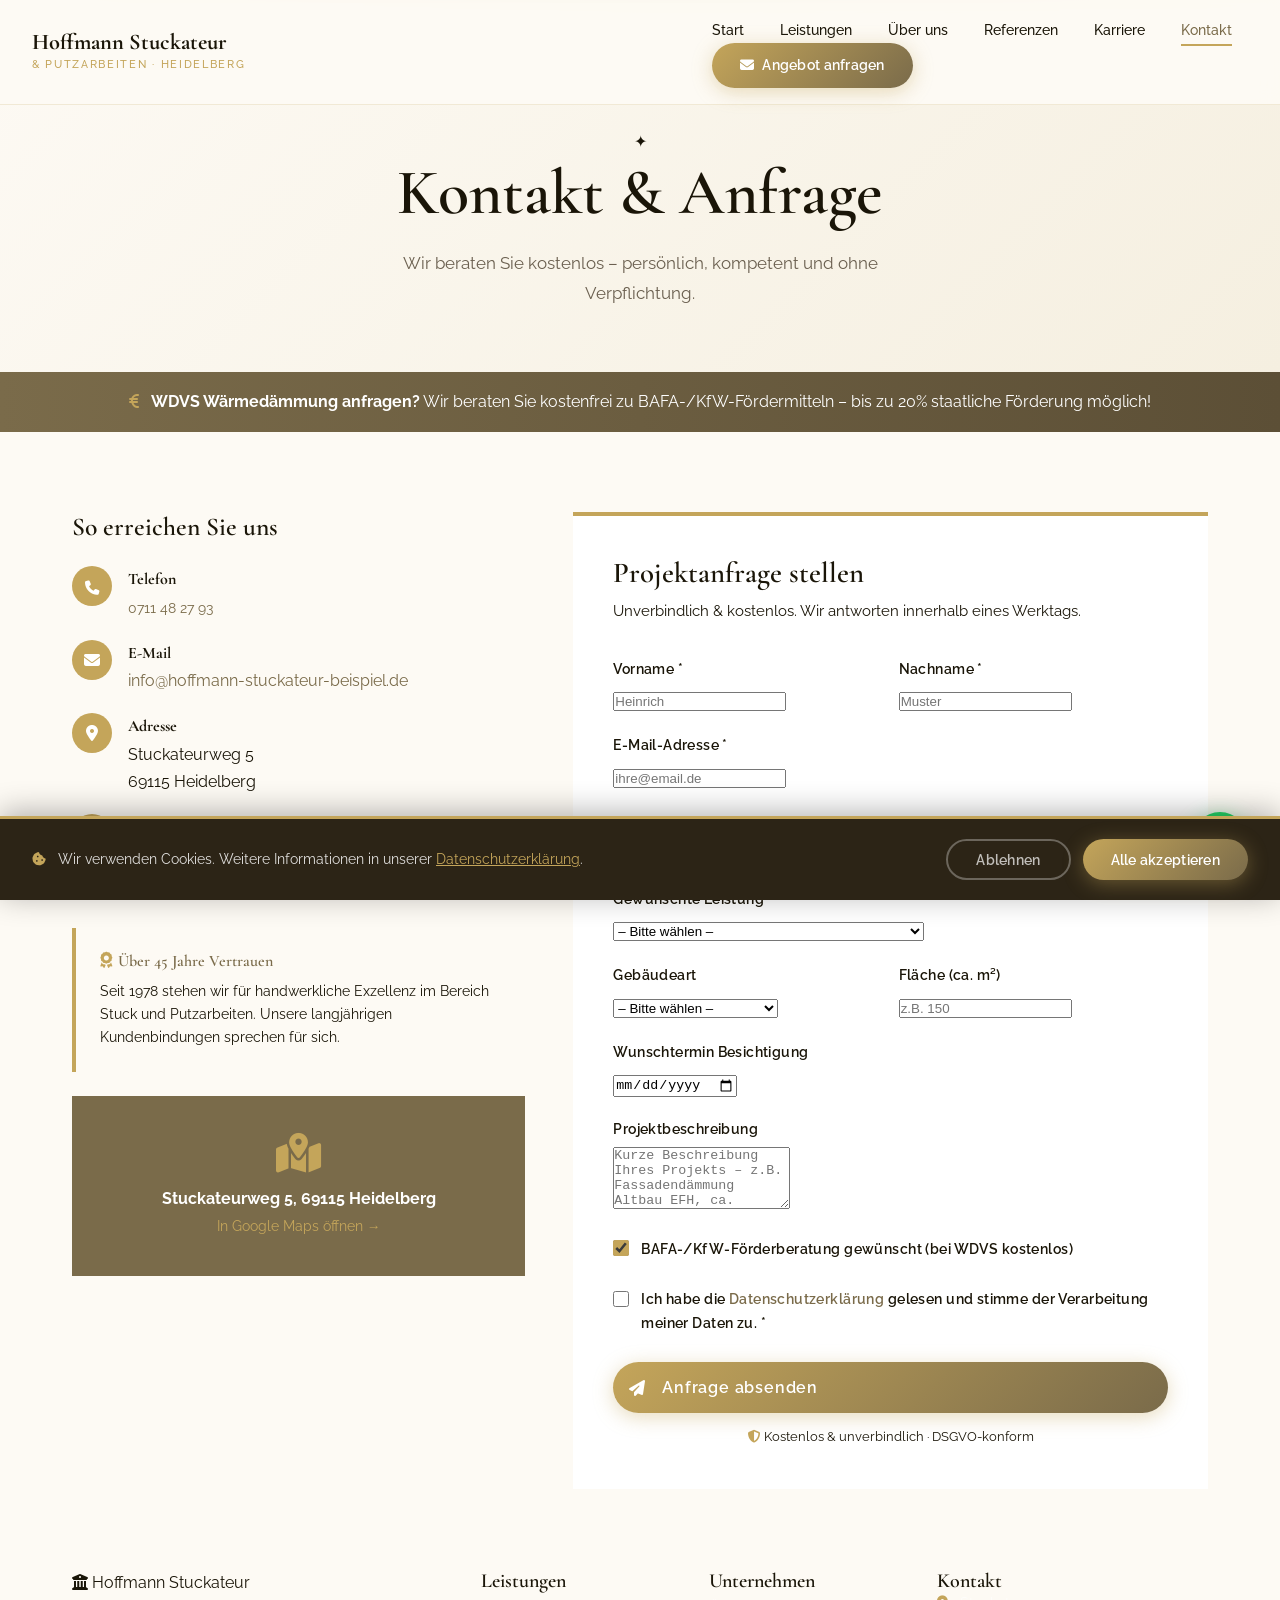
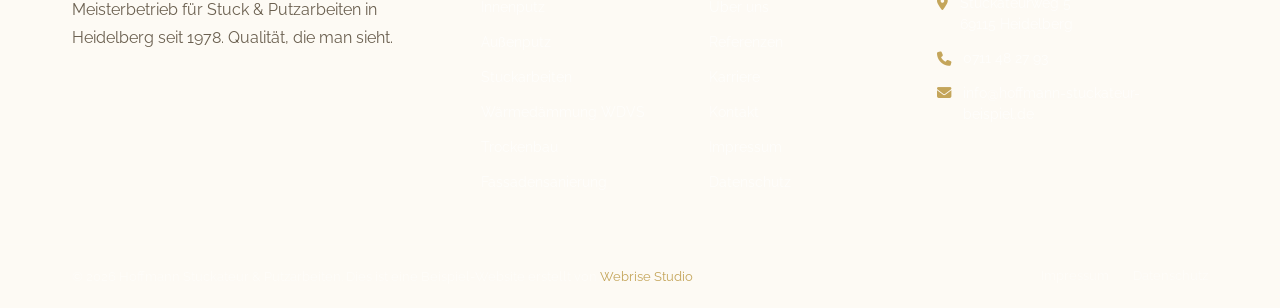
<file: kontakt.html>
<!DOCTYPE html>
<html lang="de">
<head>
  <meta charset="UTF-8">
  <meta name="viewport" content="width=device-width, initial-scale=1.0">
  <title>Kontakt – Hoffmann Stuckateur & Putzarbeiten Heidelberg</title>
  <meta name="description" content="Kontaktieren Sie Hoffmann Stuckateur in Heidelberg. Kostenlose Beratung für Innenputz, Außenputz, Stuckarbeiten und WDVS Wärmedämmung. Jetzt Anfrage stellen!">
  <link rel="canonical" href="https://webrisestudiode.github.io/hoffmann-stuckateur/kontakt.html">

  <link rel="preconnect" href="https://fonts.googleapis.com">
  <link rel="preconnect" href="https://fonts.gstatic.com" crossorigin>
  <link href="https://fonts.googleapis.com/css2?family=Cormorant+Garamond:ital,wght@0,300;0,400;0,500;0,600;0,700;1,300;1,400;1,500&family=Raleway:wght@300;400;500;600;700&display=swap" rel="stylesheet">
  <link rel="stylesheet" href="https://cdnjs.cloudflare.com/ajax/libs/font-awesome/6.4.0/css/all.min.css">
  <link rel="stylesheet" href="css/style.css">

  <link rel="icon" type="image/png" href="favicon.png">
  <link rel="apple-touch-icon" href="favicon.png">
</head>
<body>

<!-- Personalized Demo Banner -->
<div id="personalized-banner" style="display:none;position:fixed;top:0;left:0;right:0;width:100%; background:linear-gradient(90deg,#5C4F36,#7A6B4A); color:white; text-align:center; padding:10px 20px; font-size:0.9rem; font-weight:600; z-index:9999; border-bottom:3px solid #C4A55A;">
  <i class="fa-solid fa-building-columns" style="margin-right:8px; color:#C4A55A;"></i>
  Guten Tag Herr/Frau <span id="banner-name" style="font-weight:800;"></span> – so könnte die Website von <strong id="banner-firma"></strong> aussehen &nbsp;·&nbsp;
  <a href="https://webrisestudio.de/kontakt.html" target="_blank" style="color:#C4A55A;text-decoration:underline;font-weight:700;">Website anfragen →</a>
</div>
<script>
(function(){var p=new URLSearchParams(window.location.search);var f=p.get('firma'),n=p.get('name'),s=p.get('stadt'),t=p.get('telefon');if(f)sessionStorage.setItem('ws_firma',f);if(n)sessionStorage.setItem('ws_name',n);if(s)sessionStorage.setItem('ws_stadt',s);if(t)sessionStorage.setItem('ws_telefon',t);var name=sessionStorage.getItem('ws_name');if(name){var b=document.getElementById('personalized-banner'),el=document.getElementById('banner-name');if(b&&el){el.textContent=name;b.style.display='block';document.documentElement.appendChild(b);var h=b.offsetHeight||44;var sp=document.getElementById('ws-banner-spacer');if(sp)sp.style.height=h+'px';}}})();
</script>
<div id="ws-banner-spacer" style="height:0;overflow:hidden;"></div>

<!-- NAVIGATION -->
<nav class="navbar" id="navbar">
  <div class="navbar-inner">
    <a href="index.html" class="navbar-brand">
      <span class="brand-name">Hoffmann Stuckateur</span>
      <span class="brand-sub">& Putzarbeiten · Heidelberg</span>
    </a>
    <button class="navbar-toggler" id="navToggler" aria-label="Menü öffnen">
      <i class="fa-solid fa-bars"></i>
    </button>
    <div class="navbar-collapse" id="navCollapse">
      <ul class="navbar-nav">
        <li><a href="index.html" class="nav-link">Start</a></li>
        <li><a href="leistungen.html" class="nav-link">Leistungen</a></li>
        <li><a href="ueber-uns.html" class="nav-link">Über uns</a></li>
        <li><a href="referenzen.html" class="nav-link">Referenzen</a></li>
        <li><a href="karriere.html" class="nav-link">Karriere</a></li>
        <li><a href="kontakt.html" class="nav-link active">Kontakt</a></li>
      </ul>
      <a href="kontakt.html" class="btn btn-primary btn-sm navbar-cta">
        <i class="fa-solid fa-envelope"></i> Angebot anfragen
      </a>
    </div>
  </div>
</nav>

<!-- Page Header -->
<section class="page-hero">
  <div class="container">
    <div class="ornament">✦</div>
    <h1>Kontakt & Anfrage</h1>
    <p>Wir beraten Sie kostenlos – persönlich, kompetent und ohne Verpflichtung.</p>
    <div class="ornament-line"></div>
  </div>
</section>

<!-- BAFA Hint -->
<div style="background:linear-gradient(90deg,var(--primary),var(--primary-dark)); color:white; padding:16px 0; text-align:center;">
  <div class="container">
    <i class="fa-solid fa-euro-sign" style="color:var(--accent); margin-right:8px;"></i>
    <strong>WDVS Wärmedämmung anfragen?</strong> Wir beraten Sie kostenfrei zu BAFA-/KfW-Fördermitteln – bis zu 20% staatliche Förderung möglich!
  </div>
</div>

<!-- Contact Section -->
<section class="section">
  <div class="container">
    <div style="display:grid; grid-template-columns:1fr 1.4fr; gap:3rem; align-items:start;">

      <!-- Left: Info -->
      <div class="animate-fade">
        <h2 class="section-title" style="text-align:left; font-size:1.6rem; margin-bottom:1.5rem;">So erreichen Sie uns</h2>

        <div class="footer-contact-item" style="margin-bottom:1.2rem; display:flex; gap:1rem; align-items:flex-start;">
          <div style="width:40px; height:40px; background:var(--accent); border-radius:50%; display:flex; align-items:center; justify-content:center; flex-shrink:0;">
            <i class="fa-solid fa-phone" style="color:white;"></i>
          </div>
          <div>
            <strong style="display:block; font-family:var(--font-heading);">Telefon</strong>
            <a href="tel:0622178901" style="color:var(--primary);">06221 789012</a>
          </div>
        </div>
        <div style="margin-bottom:1.2rem; display:flex; gap:1rem; align-items:flex-start;">
          <div style="width:40px; height:40px; background:var(--accent); border-radius:50%; display:flex; align-items:center; justify-content:center; flex-shrink:0;">
            <i class="fa-solid fa-envelope" style="color:white;"></i>
          </div>
          <div>
            <strong style="display:block; font-family:var(--font-heading);">E-Mail</strong>
            <a href="mailto:info@hoffmann-stuckateur-beispiel.de" style="color:var(--primary);">info@hoffmann-stuckateur-beispiel.de</a>
          </div>
        </div>
        <div style="margin-bottom:1.2rem; display:flex; gap:1rem; align-items:flex-start;">
          <div style="width:40px; height:40px; background:var(--accent); border-radius:50%; display:flex; align-items:center; justify-content:center; flex-shrink:0;">
            <i class="fa-solid fa-location-dot" style="color:white;"></i>
          </div>
          <div>
            <strong style="display:block; font-family:var(--font-heading);">Adresse</strong>
            <span>Stuckateurweg 5<br>69115 Heidelberg</span>
          </div>
        </div>
        <div style="margin-bottom:2rem; display:flex; gap:1rem; align-items:flex-start;">
          <div style="width:40px; height:40px; background:var(--accent); border-radius:50%; display:flex; align-items:center; justify-content:center; flex-shrink:0;">
            <i class="fa-solid fa-clock" style="color:white;"></i>
          </div>
          <div>
            <strong style="display:block; font-family:var(--font-heading);">Bürozeiten</strong>
            <span>Mo–Fr: 07:00 – 17:00 Uhr<br><small style="color:var(--text-muted);">Samstag nach Vereinbarung</small></span>
          </div>
        </div>

        <div style="padding:1.5rem; background:var(--bg-alt); border-radius:var(--radius); border-left:4px solid var(--accent);">
          <h3 style="font-size:1rem; color:var(--primary); margin-bottom:0.5rem; font-family:var(--font-heading);">
            <i class="fa-solid fa-award" style="color:var(--accent); margin-right:6px;"></i>Über 45 Jahre Vertrauen
          </h3>
          <p style="font-size:0.9rem; color:var(--text-muted); margin:0; line-height:1.6;">Seit 1978 stehen wir für handwerkliche Exzellenz im Bereich Stuck und Putzarbeiten. Unsere langjährigen Kundenbindungen sprechen für sich.</p>
        </div>

        <!-- Map placeholder -->
        <div style="margin-top:1.5rem; background:var(--primary); border-radius:var(--radius); height:180px; display:flex; align-items:center; justify-content:center; flex-direction:column; gap:12px; color:rgba(255,255,255,0.8);">
          <i class="fa-solid fa-map-location-dot" style="font-size:2.5rem; color:var(--accent);"></i>
          <div style="text-align:center;">
            <strong style="color:white; display:block;">Stuckateurweg 5, 69115 Heidelberg</strong>
            <a href="https://maps.google.com/?q=Stuckateurweg+5+69115+Heidelberg" target="_blank" rel="noopener" style="color:var(--accent); font-size:0.85rem;">In Google Maps öffnen →</a>
          </div>
        </div>
      </div>

      <!-- Right: Form -->
      <div class="animate-fade" style="background:white; border-radius:var(--radius-lg); padding:2.5rem; box-shadow:var(--shadow-md); border-top:4px solid var(--accent);">
        <h2 style="font-family:var(--font-heading); font-size:1.8rem; margin-bottom:0.5rem;">Projektanfrage stellen</h2>
        <p style="color:var(--text-muted); margin-bottom:2rem; font-size:0.95rem;">Unverbindlich & kostenlos. Wir antworten innerhalb eines Werktags.</p>

        <form id="contact-form" novalidate>
          <div style="display:grid; grid-template-columns:1fr 1fr; gap:1rem;">
            <div class="form-group">
              <label class="form-label" for="vorname">Vorname *</label>
              <input type="text" id="vorname" name="vorname" class="form-input" placeholder="Heinrich" required>
            </div>
            <div class="form-group">
              <label class="form-label" for="nachname">Nachname *</label>
              <input type="text" id="nachname" name="nachname" class="form-input" placeholder="Muster" required>
            </div>
          </div>
          <div class="form-group">
            <label class="form-label" for="email">E-Mail-Adresse *</label>
            <input type="email" id="email" name="email" class="form-input" placeholder="ihre@email.de" required>
          </div>
          <div class="form-group">
            <label class="form-label" for="telefon">Telefon</label>
            <input type="tel" id="telefon" name="telefon" class="form-input" placeholder="06221 / ...">
          </div>
          <div class="form-group">
            <label class="form-label" for="leistung">Gewünschte Leistung *</label>
            <select id="leistung" name="leistung" class="form-input" required>
              <option value="">– Bitte wählen –</option>
              <option>Innenputz</option>
              <option>Außenputz</option>
              <option>Stuckarbeiten (Profil, Rosette, Ornament)</option>
              <option>Wärmedämmung (WDVS) – inkl. Förderberatung</option>
              <option>Trockenbau</option>
              <option>Fassadenreinigung & Sanierung</option>
              <option>Sonstiges</option>
            </select>
          </div>
          <div style="display:grid; grid-template-columns:1fr 1fr; gap:1rem;">
            <div class="form-group">
              <label class="form-label" for="gebaeude">Gebäudeart</label>
              <select id="gebaeude" name="gebaeude" class="form-input">
                <option value="">– Bitte wählen –</option>
                <option>Einfamilienhaus</option>
                <option>Mehrfamilienhaus</option>
                <option>Gewerbe</option>
                <option>Denkmalschutzgebäude</option>
                <option>Sonstiges</option>
              </select>
            </div>
            <div class="form-group">
              <label class="form-label" for="flaeche">Fläche (ca. m²)</label>
              <input type="number" id="flaeche" name="flaeche" class="form-input" placeholder="z.B. 150" min="1">
            </div>
          </div>
          <div class="form-group">
            <label class="form-label" for="wunschtermin">Wunschtermin Besichtigung</label>
            <input type="date" id="wunschtermin" name="wunschtermin" class="form-input">
          </div>
          <div class="form-group">
            <label class="form-label" for="nachricht">Projektbeschreibung</label>
            <textarea id="nachricht" name="nachricht" class="form-input" rows="4" placeholder="Kurze Beschreibung Ihres Projekts – z.B. Fassadendämmung Altbau EFH, ca. 200m², Heidelberg-Neuenheim..."></textarea>
          </div>
          <div class="form-group" style="display:flex; gap:0.75rem; align-items:flex-start;">
            <input type="checkbox" id="bafa" name="bafa" style="margin-top:3px; width:16px; height:16px; accent-color:var(--accent); flex-shrink:0;" checked>
            <label for="bafa" style="font-size:0.9rem; color:var(--text-muted); cursor:pointer;">BAFA-/KfW-Förderberatung gewünscht (bei WDVS kostenlos)</label>
          </div>
          <div class="form-group" style="display:flex; gap:0.75rem; align-items:flex-start;">
            <input type="checkbox" id="datenschutz" name="datenschutz" required style="margin-top:3px; width:16px; height:16px; accent-color:var(--accent); flex-shrink:0;">
            <label for="datenschutz" style="font-size:0.88rem; color:var(--text-muted); cursor:pointer;">Ich habe die <a href="datenschutz.html" style="color:var(--primary);">Datenschutzerklärung</a> gelesen und stimme der Verarbeitung meiner Daten zu. *</label>
          </div>
          <button type="submit" class="btn btn-primary" style="width:100%; padding:1rem; font-size:1rem;">
            <i class="fa-solid fa-paper-plane" style="margin-right:8px;"></i>Anfrage absenden
          </button>
          <p style="text-align:center; font-size:0.8rem; color:var(--text-muted); margin-top:0.75rem;">
            <i class="fa-solid fa-shield-halved" style="color:var(--accent);"></i> Kostenlos & unverbindlich · DSGVO-konform
          </p>
        </form>
      </div>
    </div>
  </div>
</section>

<!-- Footer -->
<footer class="site-footer">
  <div class="footer-grid container">
    <div>
      <div class="footer-logo">
        <i class="fa-solid fa-building-columns"></i> Hoffmann Stuckateur
      </div>
      <p>Meisterbetrieb für Stuck & Putzarbeiten in Heidelberg seit 1978. Qualität, die man sieht.</p>
    </div>
    <div>
      <h4>Leistungen</h4>
      <ul class="footer-links">
        <li><a href="leistungen.html">Innenputz</a></li>
        <li><a href="leistungen.html">Außenputz</a></li>
        <li><a href="leistungen.html">Stuckarbeiten</a></li>
        <li><a href="leistungen.html">Wärmedämmung WDVS</a></li>
        <li><a href="leistungen.html">Trockenbau</a></li>
        <li><a href="leistungen.html">Fassadensanierung</a></li>
      </ul>
    </div>
    <div>
      <h4>Unternehmen</h4>
      <ul class="footer-links">
        <li><a href="ueber-uns.html">Über uns</a></li>
        <li><a href="referenzen.html">Referenzen</a></li>
        <li><a href="karriere.html">Karriere</a></li>
        <li><a href="kontakt.html">Kontakt</a></li>
        <li><a href="impressum.html">Impressum</a></li>
        <li><a href="datenschutz.html">Datenschutz</a></li>
      </ul>
    </div>
    <div>
      <h4>Kontakt</h4>
      <div class="footer-contact-item">
        <i class="fa-solid fa-location-dot"></i>
        <span>Stuckateurweg 5<br>69115 Heidelberg</span>
      </div>
      <div class="footer-contact-item">
        <i class="fa-solid fa-phone"></i>
        <a href="tel:0622178901">06221 789012</a>
      </div>
      <div class="footer-contact-item">
        <i class="fa-solid fa-envelope"></i>
        <a href="mailto:info@hoffmann-stuckateur-beispiel.de">info@hoffmann-stuckateur-beispiel.de</a>
      </div>
    </div>
  </div>
  <div class="footer-bottom">
    <div class="container" style="display:flex; justify-content:space-between; align-items:center; flex-wrap:wrap; gap:1rem; width:100%;">
      <p>&copy; 2026 Hoffmann Stuckateur & Putzarbeiten. Dies ist eine Beispiel-Website erstellt von <a href="https://webrisestudio.de" target="_blank" rel="noopener">Webrise Studio</a>.</p>
      <div class="footer-bottom-links">
        <a href="impressum.html">Impressum</a>
        <a href="datenschutz.html">Datenschutz</a>
      </div>
    </div>
  </div>
</footer>

<a href="https://wa.me/4962217890120?text=Hallo%20Hoffmann%20Stuckateur%2C%20ich%20hätte%20gerne%20ein%20Angebot." class="whatsapp-float" target="_blank" rel="noopener" aria-label="WhatsApp schreiben">
  <i class="fa-brands fa-whatsapp"></i>
</a>

<div class="cookie-banner" id="cookieBanner" role="dialog" aria-label="Cookie-Einstellungen">
  <p class="cookie-text">
    <i class="fa-solid fa-cookie-bite" style="color:var(--accent); margin-right:0.5rem;"></i>
    Wir verwenden Cookies. Weitere Informationen in unserer <a href="datenschutz.html">Datenschutzerklärung</a>.
  </p>
  <div class="cookie-actions">
    <button class="btn btn-outline btn-sm" id="cookieDecline" style="color:rgba(255,255,255,0.7); border-color:rgba(255,255,255,0.3);">Ablehnen</button>
    <button class="btn btn-primary btn-sm" id="cookieAccept">Alle akzeptieren</button>
  </div>
</div>

<script src="js/script.js"></script>
</body>
</html>
</file>
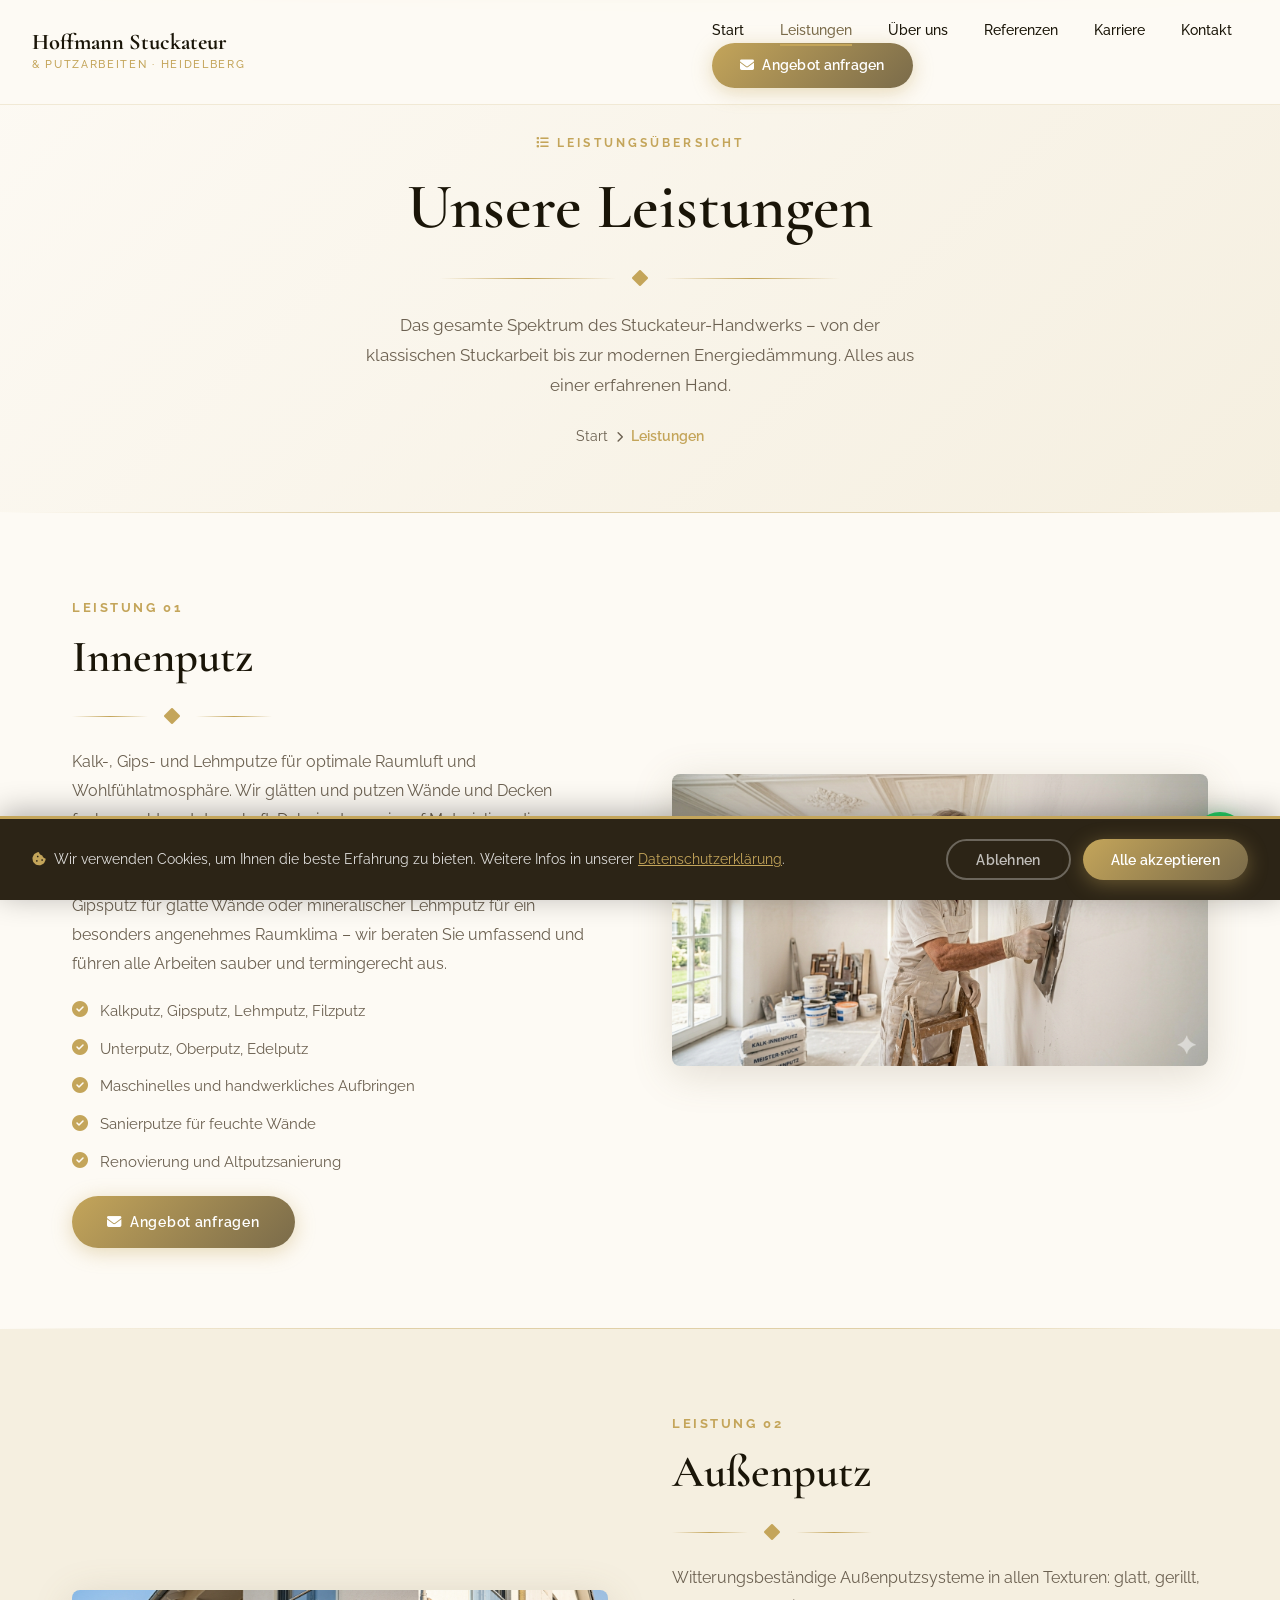
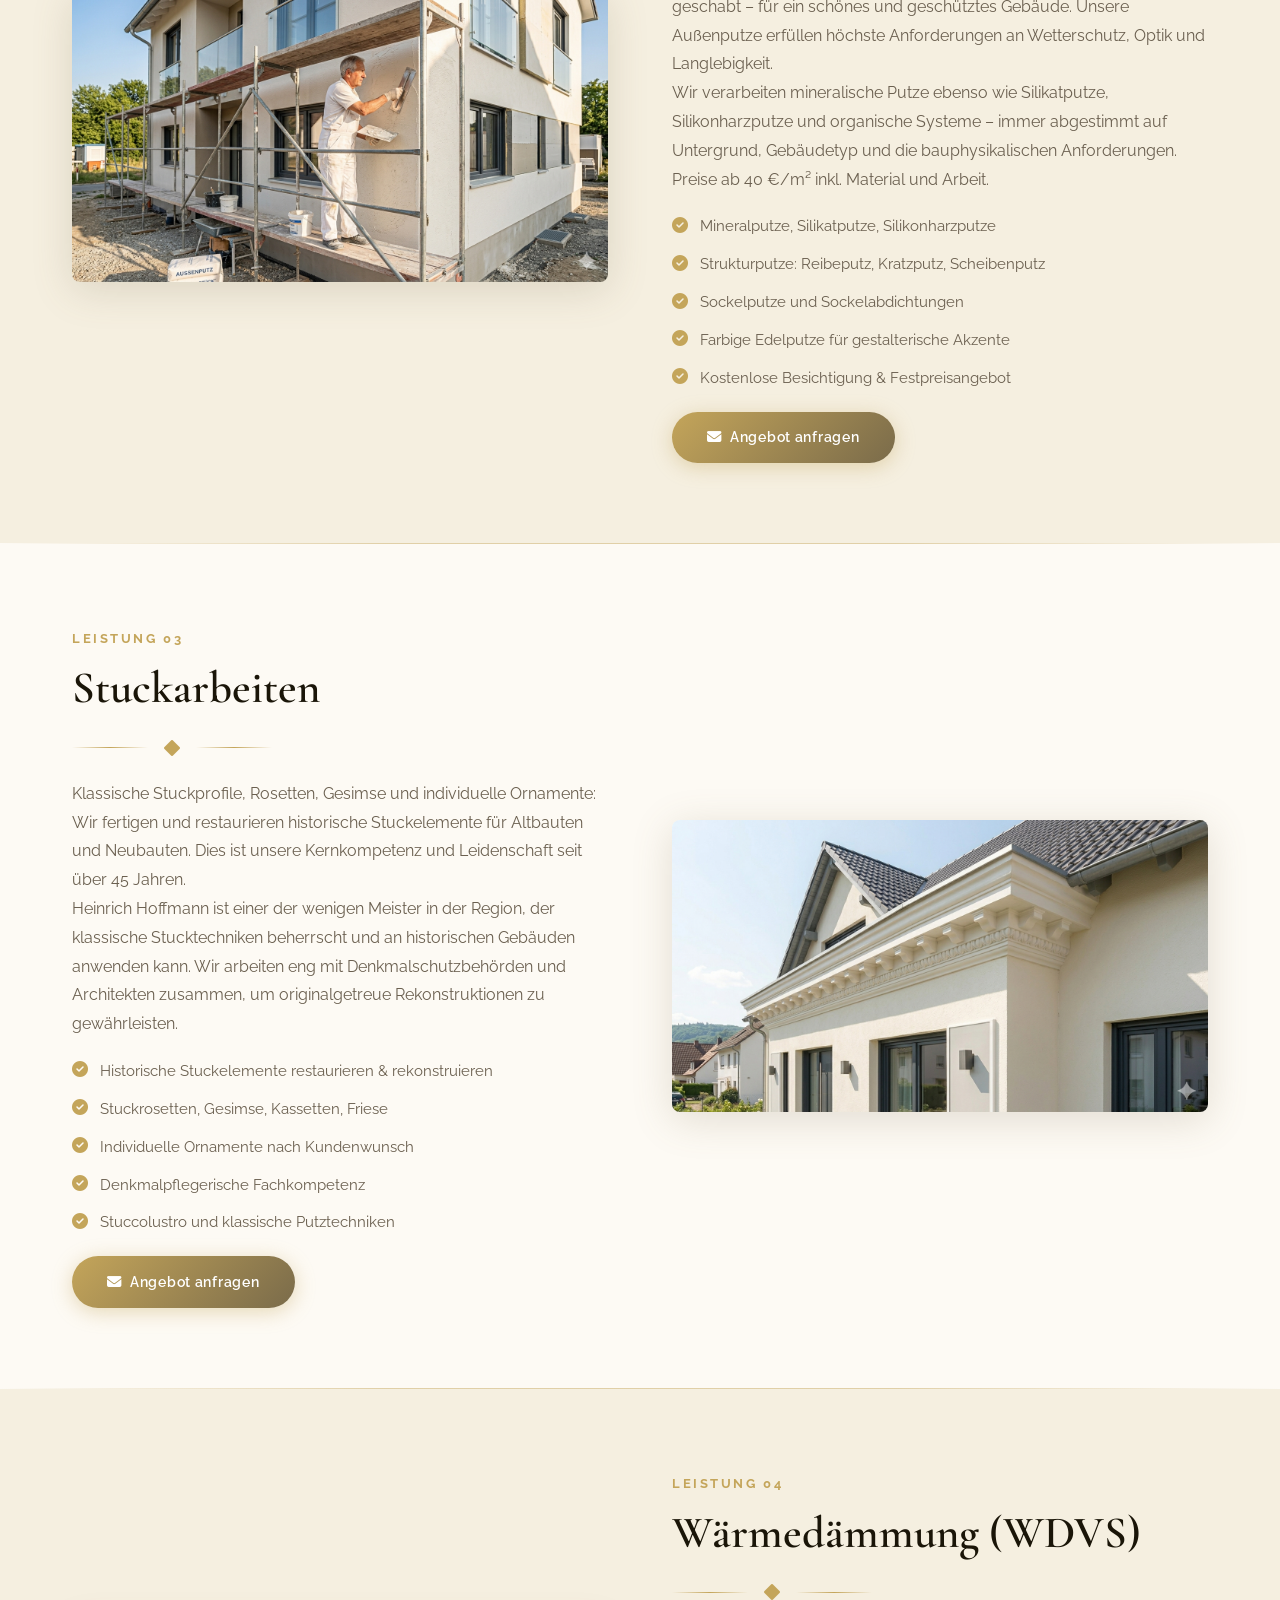
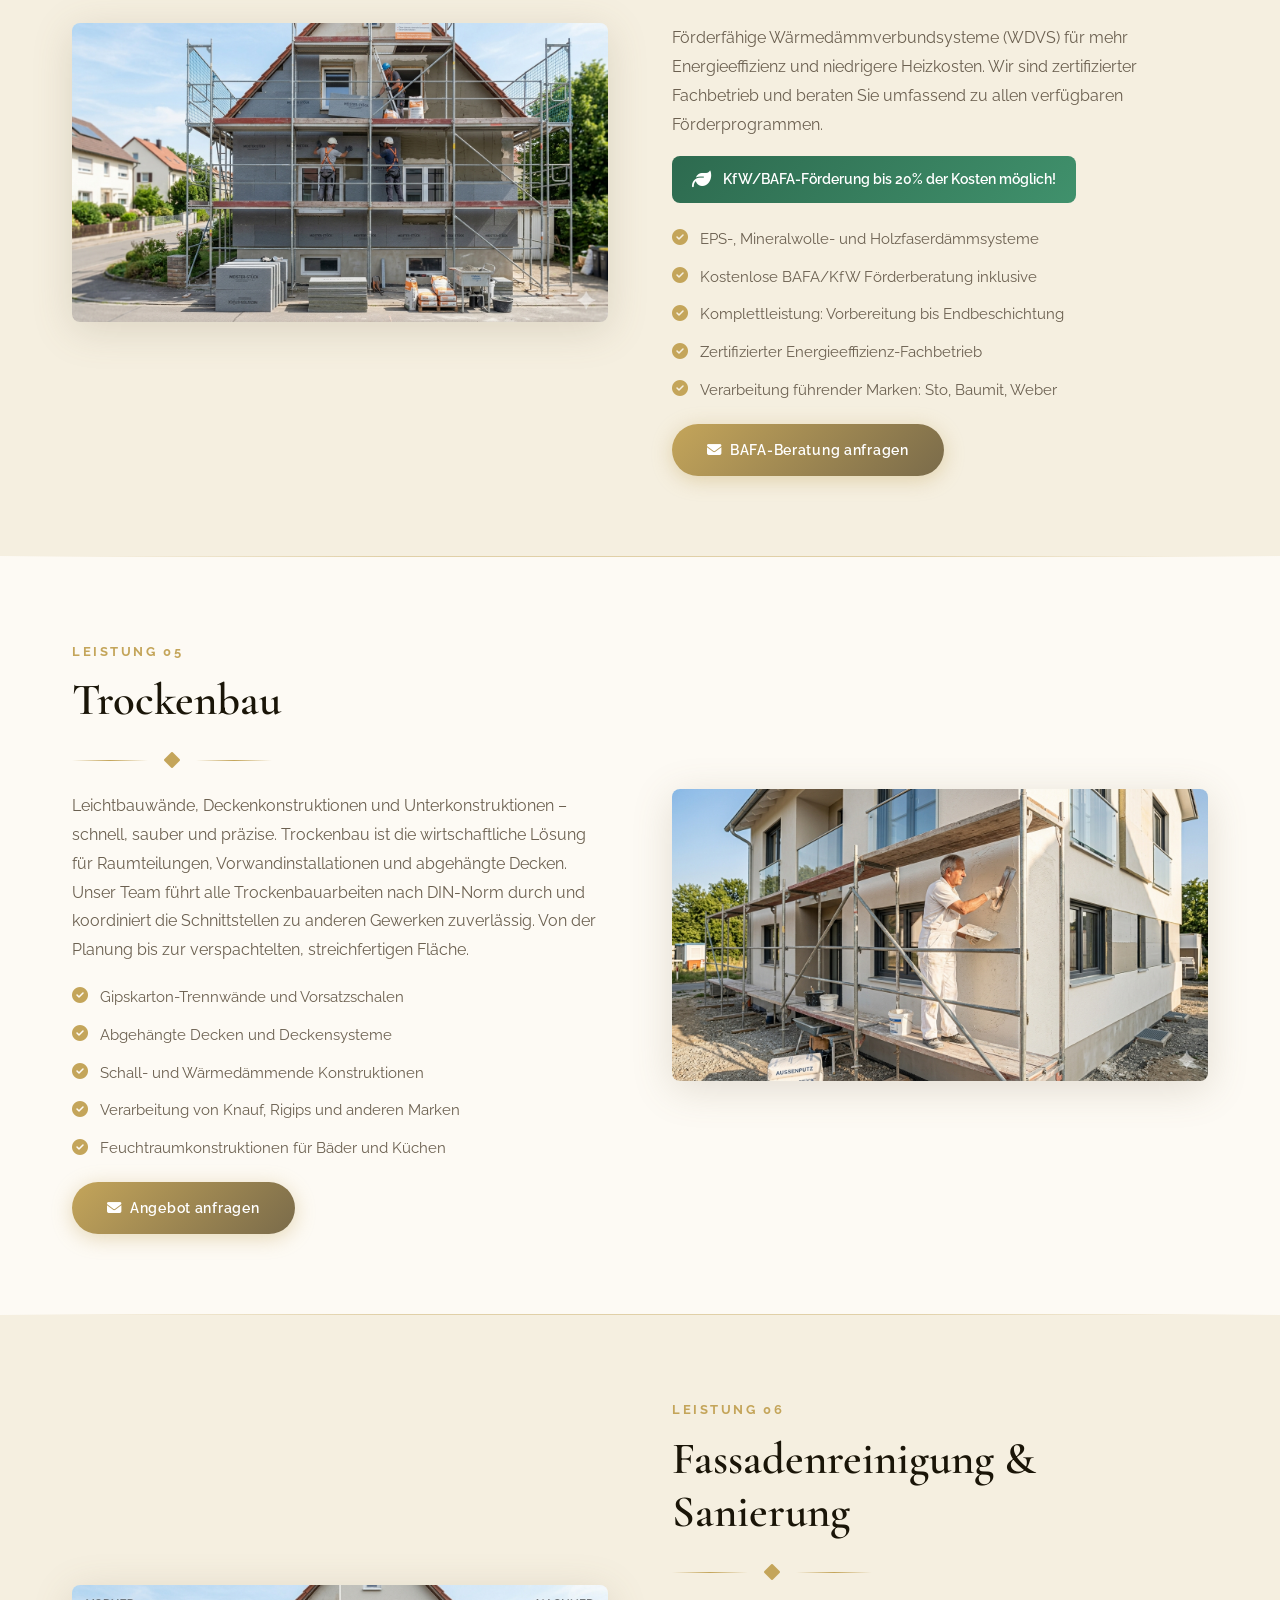
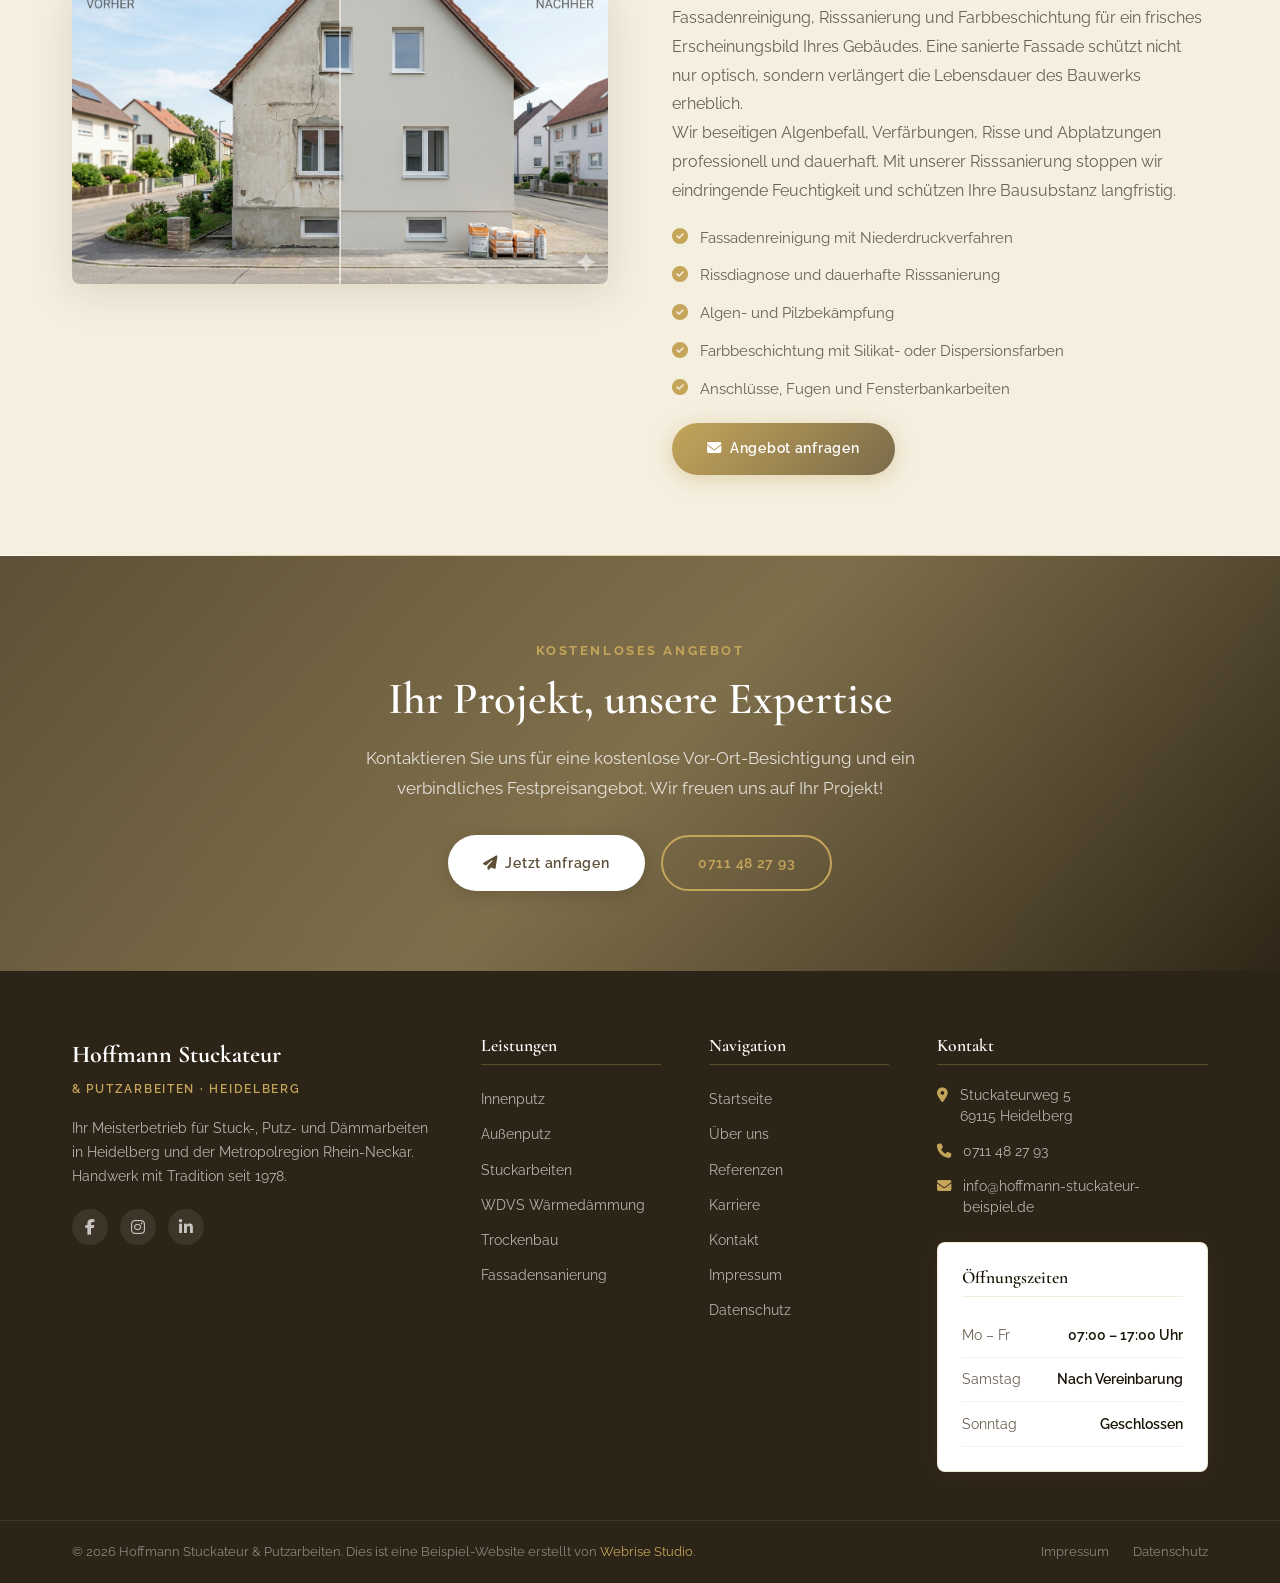
<file: leistungen.html>
<!DOCTYPE html>
<html lang="de">
<head>
  <meta charset="UTF-8">
  <meta name="viewport" content="width=device-width, initial-scale=1.0">
  <title>Leistungen – Hoffmann Stuckateur & Putzarbeiten Heidelberg</title>
  <meta name="description" content="Alle Leistungen von Hoffmann Stuckateur: Innenputz, Außenputz, Stuckarbeiten, WDVS Wärmedämmung, Trockenbau und Fassadensanierung in Heidelberg.">
  <link rel="canonical" href="https://webrisestudiode.github.io/hoffmann-stuckateur/leistungen.html">

  <!-- Open Graph -->
  <meta property="og:type" content="website">
  <meta property="og:url" content="https://webrisestudiode.github.io/hoffmann-stuckateur/leistungen.html">
  <meta property="og:title" content="Leistungen – Hoffmann Stuckateur & Putzarbeiten Heidelberg">
  <meta property="og:description" content="Innenputz, Außenputz, Stuckarbeiten, WDVS, Trockenbau, Fassadensanierung – alle Leistungen aus einer Hand.">
  <meta property="og:image" content="https://webrisestudiode.github.io/hoffmann-stuckateur/Bilder/startseite-hero-stuckdecke.jpg">
  <meta property="og:locale" content="de_DE">

  <!-- Favicons -->
  <link rel="icon" type="image/png" href="favicon.png">
  <link rel="apple-touch-icon" href="favicon.png">

  <link rel="preconnect" href="https://fonts.googleapis.com">
  <link rel="preconnect" href="https://fonts.gstatic.com" crossorigin>
  <link href="https://fonts.googleapis.com/css2?family=Cormorant+Garamond:ital,wght@0,300;0,400;0,500;0,600;0,700;1,300;1,400;1,500&family=Raleway:wght@300;400;500;600;700&display=swap" rel="stylesheet">
  <link rel="stylesheet" href="https://cdnjs.cloudflare.com/ajax/libs/font-awesome/6.4.0/css/all.min.css">
  <link rel="stylesheet" href="css/style.css">
</head>
<body>

<!-- PERSONALIZED BANNER -->
<div id="personalized-banner" style="display:none;position:fixed;top:0;left:0;right:0;width:100%; background:linear-gradient(90deg,#5C4F36,#7A6B4A); color:white; text-align:center; padding:10px 20px; font-size:0.9rem; font-weight:600; z-index:9999; border-bottom:3px solid #C4A55A;">
  <i class="fa-solid fa-building-columns" style="margin-right:8px; color:#C4A55A;"></i>
  Guten Tag Herr/Frau <span id="banner-name" style="font-weight:800;"></span> – so könnte die Website von <strong id="banner-firma"></strong> aussehen &nbsp;·&nbsp;
  <a href="https://webrisestudio.de/kontakt.html" target="_blank" style="color:#C4A55A;text-decoration:underline;font-weight:700;">Website anfragen →</a>
</div>
<script>
(function(){var p=new URLSearchParams(window.location.search);var f=p.get('firma'),n=p.get('name'),s=p.get('stadt'),t=p.get('telefon');if(f)sessionStorage.setItem('ws_firma',f);if(n)sessionStorage.setItem('ws_name',n);if(s)sessionStorage.setItem('ws_stadt',s);if(t)sessionStorage.setItem('ws_telefon',t);var name=sessionStorage.getItem('ws_name');if(name){var b=document.getElementById('personalized-banner'),el=document.getElementById('banner-name');if(b&&el){el.textContent=name;b.style.display='block';document.documentElement.appendChild(b);var h=b.offsetHeight||44;var sp=document.getElementById('ws-banner-spacer');if(sp)sp.style.height=h+'px';}}})();
</script>
<div id="ws-banner-spacer" style="height:0;overflow:hidden;"></div>

<!-- NAVIGATION -->
<nav class="navbar" id="navbar">
  <div class="navbar-inner">
    <a href="index.html" class="navbar-brand">
      <span class="brand-name">Hoffmann Stuckateur</span>
      <span class="brand-sub">& Putzarbeiten · Heidelberg</span>
    </a>
    <button class="navbar-toggler" id="navToggler" aria-label="Menü öffnen">
      <i class="fa-solid fa-bars"></i>
    </button>
    <div class="navbar-collapse" id="navCollapse">
      <ul class="navbar-nav">
        <li><a href="index.html" class="nav-link">Start</a></li>
        <li><a href="leistungen.html" class="nav-link active">Leistungen</a></li>
        <li><a href="ueber-uns.html" class="nav-link">Über uns</a></li>
        <li><a href="referenzen.html" class="nav-link">Referenzen</a></li>
        <li><a href="karriere.html" class="nav-link">Karriere</a></li>
        <li><a href="kontakt.html" class="nav-link">Kontakt</a></li>
      </ul>
      <a href="kontakt.html" class="btn btn-primary btn-sm navbar-cta">
        <i class="fa-solid fa-envelope"></i> Angebot anfragen
      </a>
    </div>
  </div>
</nav>

<!-- PAGE HERO -->
<section class="page-hero">
  <div class="container">
    <span class="page-hero-label"><i class="fa-solid fa-list"></i> Leistungsübersicht</span>
    <h1>Unsere Leistungen</h1>
    <div class="gold-divider"><i class="fa-solid fa-diamond gold-divider-icon"></i></div>
    <p>Das gesamte Spektrum des Stuckateur-Handwerks – von der klassischen Stuckarbeit bis zur modernen Energiedämmung. Alles aus einer erfahrenen Hand.</p>
    <nav class="breadcrumb" aria-label="Breadcrumb">
      <a href="index.html">Start</a>
      <span><i class="fa-solid fa-chevron-right" style="font-size:0.7rem;"></i></span>
      <span class="current">Leistungen</span>
    </nav>
  </div>
</section>

<hr class="section-divider">

<!-- LEISTUNG 1: INNENPUTZ -->
<section class="section" id="innenputz">
  <div class="container">
    <div style="display:grid; grid-template-columns:1fr 1fr; gap:4rem; align-items:center;">
      <div class="fade-in">
        <span class="section-label">Leistung 01</span>
        <h2>Innenputz</h2>
        <div class="gold-divider" style="justify-content:flex-start; max-width:200px; margin-left:0;">
          <i class="fa-solid fa-diamond gold-divider-icon"></i>
        </div>
        <p>Kalk-, Gips- und Lehmputze für optimale Raumluft und Wohlfühlatmosphäre. Wir glätten und putzen Wände und Decken fachgerecht und dauerhaft. Dabei setzen wir auf Materialien, die nachhaltig, wohngesund und langlebig sind.</p>
        <p>Ob als klassischer Weißkalkputz für historische Gebäude, moderner Gipsputz für glatte Wände oder mineralischer Lehmputz für ein besonders angenehmes Raumklima – wir beraten Sie umfassend und führen alle Arbeiten sauber und termingerecht aus.</p>
        <div class="about-features" style="margin:1.25rem 0;">
          <div class="about-feature"><i class="fa-solid fa-check-circle"></i><span>Kalkputz, Gipsputz, Lehmputz, Filzputz</span></div>
          <div class="about-feature"><i class="fa-solid fa-check-circle"></i><span>Unterputz, Oberputz, Edelputz</span></div>
          <div class="about-feature"><i class="fa-solid fa-check-circle"></i><span>Maschinelles und handwerkliches Aufbringen</span></div>
          <div class="about-feature"><i class="fa-solid fa-check-circle"></i><span>Sanierputze für feuchte Wände</span></div>
          <div class="about-feature"><i class="fa-solid fa-check-circle"></i><span>Renovierung und Altputzsanierung</span></div>
        </div>
        <a href="kontakt.html" class="btn btn-primary"><i class="fa-solid fa-envelope"></i> Angebot anfragen</a>
      </div>
      <div class="fade-in">
        <img src="Bilder/leistungen-innenputz.jpg" alt="Innenputzarbeiten – glatte Wände und Decken" width="700" height="500" loading="lazy" style="border-radius:8px; box-shadow:0 8px 40px rgba(122,107,74,0.2);">
      </div>
    </div>
  </div>
</section>

<hr class="section-divider">

<!-- LEISTUNG 2: AUßENPUTZ -->
<section class="section section-alt" id="aussenputz">
  <div class="container">
    <div style="display:grid; grid-template-columns:1fr 1fr; gap:4rem; align-items:center;">
      <div class="fade-in">
        <img src="Bilder/leistungen-aussenputz.jpg" alt="Außenputzarbeiten Fassade" width="700" height="500" loading="lazy" style="border-radius:8px; box-shadow:0 8px 40px rgba(122,107,74,0.2);">
      </div>
      <div class="fade-in">
        <span class="section-label">Leistung 02</span>
        <h2>Außenputz</h2>
        <div class="gold-divider" style="justify-content:flex-start; max-width:200px; margin-left:0;">
          <i class="fa-solid fa-diamond gold-divider-icon"></i>
        </div>
        <p>Witterungsbeständige Außenputzsysteme in allen Texturen: glatt, gerillt, geschabt – für ein schönes und geschütztes Gebäude. Unsere Außenputze erfüllen höchste Anforderungen an Wetterschutz, Optik und Langlebigkeit.</p>
        <p>Wir verarbeiten mineralische Putze ebenso wie Silikatputze, Silikonharzputze und organische Systeme – immer abgestimmt auf Untergrund, Gebäudetyp und die bauphysikalischen Anforderungen. Preise ab 40 €/m² inkl. Material und Arbeit.</p>
        <div class="about-features" style="margin:1.25rem 0;">
          <div class="about-feature"><i class="fa-solid fa-check-circle"></i><span>Mineralputze, Silikatputze, Silikonharzputze</span></div>
          <div class="about-feature"><i class="fa-solid fa-check-circle"></i><span>Strukturputze: Reibeputz, Kratzputz, Scheibenputz</span></div>
          <div class="about-feature"><i class="fa-solid fa-check-circle"></i><span>Sockelputze und Sockelabdichtungen</span></div>
          <div class="about-feature"><i class="fa-solid fa-check-circle"></i><span>Farbige Edelputze für gestalterische Akzente</span></div>
          <div class="about-feature"><i class="fa-solid fa-check-circle"></i><span>Kostenlose Besichtigung & Festpreisangebot</span></div>
        </div>
        <a href="kontakt.html" class="btn btn-primary"><i class="fa-solid fa-envelope"></i> Angebot anfragen</a>
      </div>
    </div>
  </div>
</section>

<hr class="section-divider">

<!-- LEISTUNG 3: STUCKARBEITEN -->
<section class="section" id="stuckarbeiten">
  <div class="container">
    <div style="display:grid; grid-template-columns:1fr 1fr; gap:4rem; align-items:center;">
      <div class="fade-in">
        <span class="section-label">Leistung 03</span>
        <h2>Stuckarbeiten</h2>
        <div class="gold-divider" style="justify-content:flex-start; max-width:200px; margin-left:0;">
          <i class="fa-solid fa-diamond gold-divider-icon"></i>
        </div>
        <p>Klassische Stuckprofile, Rosetten, Gesimse und individuelle Ornamente: Wir fertigen und restaurieren historische Stuckelemente für Altbauten und Neubauten. Dies ist unsere Kernkompetenz und Leidenschaft seit über 45 Jahren.</p>
        <p>Heinrich Hoffmann ist einer der wenigen Meister in der Region, der klassische Stucktechniken beherrscht und an historischen Gebäuden anwenden kann. Wir arbeiten eng mit Denkmalschutzbehörden und Architekten zusammen, um originalgetreue Rekonstruktionen zu gewährleisten.</p>
        <div class="about-features" style="margin:1.25rem 0;">
          <div class="about-feature"><i class="fa-solid fa-check-circle"></i><span>Historische Stuckelemente restaurieren & rekonstruieren</span></div>
          <div class="about-feature"><i class="fa-solid fa-check-circle"></i><span>Stuckrosetten, Gesimse, Kassetten, Friese</span></div>
          <div class="about-feature"><i class="fa-solid fa-check-circle"></i><span>Individuelle Ornamente nach Kundenwunsch</span></div>
          <div class="about-feature"><i class="fa-solid fa-check-circle"></i><span>Denkmalpflegerische Fachkompetenz</span></div>
          <div class="about-feature"><i class="fa-solid fa-check-circle"></i><span>Stuccolustro und klassische Putztechniken</span></div>
        </div>
        <a href="kontakt.html" class="btn btn-primary"><i class="fa-solid fa-envelope"></i> Angebot anfragen</a>
      </div>
      <div class="fade-in">
        <img src="Bilder/referenz-stuckkornische-neubau.jpg" alt="Klassische Stuckarbeiten – Ornamente und Gesimse" width="700" height="500" loading="lazy" style="border-radius:8px; box-shadow:0 8px 40px rgba(122,107,74,0.2);">
      </div>
    </div>
  </div>
</section>

<hr class="section-divider">

<!-- LEISTUNG 4: WDVS -->
<section class="section section-alt" id="wdvs">
  <div class="container">
    <div style="display:grid; grid-template-columns:1fr 1fr; gap:4rem; align-items:center;">
      <div class="fade-in">
        <img src="Bilder/leistungen-wdvs-daemmung.jpg" alt="WDVS Wärmedämmverbundsystem Fassadendämmung" width="700" height="500" loading="lazy" style="border-radius:8px; box-shadow:0 8px 40px rgba(122,107,74,0.2);">
      </div>
      <div class="fade-in">
        <span class="section-label">Leistung 04</span>
        <h2>Wärmedämmung (WDVS)</h2>
        <div class="gold-divider" style="justify-content:flex-start; max-width:200px; margin-left:0;">
          <i class="fa-solid fa-diamond gold-divider-icon"></i>
        </div>
        <p>Förderfähige Wärmedämmverbundsysteme (WDVS) für mehr Energieeffizienz und niedrigere Heizkosten. Wir sind zertifizierter Fachbetrieb und beraten Sie umfassend zu allen verfügbaren Förderprogrammen.</p>

        <div style="margin: 1rem 0 1.5rem;">
          <div class="bafa-badge">
            <i class="fa-solid fa-leaf"></i>
            KfW/BAFA-Förderung bis 20% der Kosten möglich!
          </div>
        </div>

        <div class="about-features" style="margin:1.25rem 0;">
          <div class="about-feature"><i class="fa-solid fa-check-circle"></i><span>EPS-, Mineralwolle- und Holzfaserdämmsysteme</span></div>
          <div class="about-feature"><i class="fa-solid fa-check-circle"></i><span>Kostenlose BAFA/KfW Förderberatung inklusive</span></div>
          <div class="about-feature"><i class="fa-solid fa-check-circle"></i><span>Komplettleistung: Vorbereitung bis Endbeschichtung</span></div>
          <div class="about-feature"><i class="fa-solid fa-check-circle"></i><span>Zertifizierter Energieeffizienz-Fachbetrieb</span></div>
          <div class="about-feature"><i class="fa-solid fa-check-circle"></i><span>Verarbeitung führender Marken: Sto, Baumit, Weber</span></div>
        </div>
        <a href="kontakt.html" class="btn btn-primary"><i class="fa-solid fa-envelope"></i> BAFA-Beratung anfragen</a>
      </div>
    </div>
  </div>
</section>

<hr class="section-divider">

<!-- LEISTUNG 5: TROCKENBAU -->
<section class="section" id="trockenbau">
  <div class="container">
    <div style="display:grid; grid-template-columns:1fr 1fr; gap:4rem; align-items:center;">
      <div class="fade-in">
        <span class="section-label">Leistung 05</span>
        <h2>Trockenbau</h2>
        <div class="gold-divider" style="justify-content:flex-start; max-width:200px; margin-left:0;">
          <i class="fa-solid fa-diamond gold-divider-icon"></i>
        </div>
        <p>Leichtbauwände, Deckenkonstruktionen und Unterkonstruktionen – schnell, sauber und präzise. Trockenbau ist die wirtschaftliche Lösung für Raumteilungen, Vorwandinstallationen und abgehängte Decken.</p>
        <p>Unser Team führt alle Trockenbauarbeiten nach DIN-Norm durch und koordiniert die Schnittstellen zu anderen Gewerken zuverlässig. Von der Planung bis zur verspachtelten, streichfertigen Fläche.</p>
        <div class="about-features" style="margin:1.25rem 0;">
          <div class="about-feature"><i class="fa-solid fa-check-circle"></i><span>Gipskarton-Trennwände und Vorsatzschalen</span></div>
          <div class="about-feature"><i class="fa-solid fa-check-circle"></i><span>Abgehängte Decken und Deckensysteme</span></div>
          <div class="about-feature"><i class="fa-solid fa-check-circle"></i><span>Schall- und Wärmedämmende Konstruktionen</span></div>
          <div class="about-feature"><i class="fa-solid fa-check-circle"></i><span>Verarbeitung von Knauf, Rigips und anderen Marken</span></div>
          <div class="about-feature"><i class="fa-solid fa-check-circle"></i><span>Feuchtraumkonstruktionen für Bäder und Küchen</span></div>
        </div>
        <a href="kontakt.html" class="btn btn-primary"><i class="fa-solid fa-envelope"></i> Angebot anfragen</a>
      </div>
      <div class="fade-in">
        <img src="Bilder/leistungen-aussenputz.jpg" alt="Trockenbauarbeiten – Leichtbauwände und Deckenkonstruktionen" width="700" height="500" loading="lazy" style="border-radius:8px; box-shadow:0 8px 40px rgba(122,107,74,0.2);">
      </div>
    </div>
  </div>
</section>

<hr class="section-divider">

<!-- LEISTUNG 6: FASSADENREINIGUNG -->
<section class="section section-alt" id="fassadenreinigung">
  <div class="container">
    <div style="display:grid; grid-template-columns:1fr 1fr; gap:4rem; align-items:center;">
      <div class="fade-in">
        <img src="Bilder/leistungen-fassadensanierung.jpg" alt="Fassadenreinigung und Sanierung" width="700" height="500" loading="lazy" style="border-radius:8px; box-shadow:0 8px 40px rgba(122,107,74,0.2);">
      </div>
      <div class="fade-in">
        <span class="section-label">Leistung 06</span>
        <h2>Fassadenreinigung & Sanierung</h2>
        <div class="gold-divider" style="justify-content:flex-start; max-width:200px; margin-left:0;">
          <i class="fa-solid fa-diamond gold-divider-icon"></i>
        </div>
        <p>Fassadenreinigung, Risssanierung und Farbbeschichtung für ein frisches Erscheinungsbild Ihres Gebäudes. Eine sanierte Fassade schützt nicht nur optisch, sondern verlängert die Lebensdauer des Bauwerks erheblich.</p>
        <p>Wir beseitigen Algenbefall, Verfärbungen, Risse und Abplatzungen professionell und dauerhaft. Mit unserer Risssanierung stoppen wir eindringende Feuchtigkeit und schützen Ihre Bausubstanz langfristig.</p>
        <div class="about-features" style="margin:1.25rem 0;">
          <div class="about-feature"><i class="fa-solid fa-check-circle"></i><span>Fassadenreinigung mit Niederdruckverfahren</span></div>
          <div class="about-feature"><i class="fa-solid fa-check-circle"></i><span>Rissdiagnose und dauerhafte Risssanierung</span></div>
          <div class="about-feature"><i class="fa-solid fa-check-circle"></i><span>Algen- und Pilzbekämpfung</span></div>
          <div class="about-feature"><i class="fa-solid fa-check-circle"></i><span>Farbbeschichtung mit Silikat- oder Dispersionsfarben</span></div>
          <div class="about-feature"><i class="fa-solid fa-check-circle"></i><span>Anschlüsse, Fugen und Fensterbankarbeiten</span></div>
        </div>
        <a href="kontakt.html" class="btn btn-primary"><i class="fa-solid fa-envelope"></i> Angebot anfragen</a>
      </div>
    </div>
  </div>
</section>

<hr class="section-divider">

<!-- CTA -->
<section class="cta-section">
  <div class="container">
    <span class="section-label" style="color:var(--accent);">Kostenloses Angebot</span>
    <h2>Ihr Projekt, unsere Expertise</h2>
    <p>Kontaktieren Sie uns für eine kostenlose Vor-Ort-Besichtigung und ein verbindliches Festpreisangebot. Wir freuen uns auf Ihr Projekt!</p>
    <div class="cta-buttons">
      <a href="kontakt.html" class="btn btn-white"><i class="fa-solid fa-paper-plane"></i> Jetzt anfragen</a>
      <a href="tel:0622178901" class="btn btn-outline" style="color:var(--accent); border-color:var(--accent);"><i class="fa-solid fa-phone"></i> 06221 789012</a>
    </div>
  </div>
</section>

<!-- FOOTER -->
<footer class="footer">
  <div class="container">
    <div class="footer-grid">
      <div>
        <span class="footer-brand-name">Hoffmann Stuckateur</span>
        <span class="footer-brand-sub">& Putzarbeiten · Heidelberg</span>
        <p>Ihr Meisterbetrieb für Stuck-, Putz- und Dämmarbeiten in Heidelberg und der Metropolregion Rhein-Neckar. Handwerk mit Tradition seit 1978.</p>
        <div class="footer-social">
          <a href="#" class="social-link" aria-label="Facebook"><i class="fa-brands fa-facebook-f"></i></a>
          <a href="#" class="social-link" aria-label="Instagram"><i class="fa-brands fa-instagram"></i></a>
          <a href="#" class="social-link" aria-label="LinkedIn"><i class="fa-brands fa-linkedin-in"></i></a>
        </div>
      </div>
      <div>
        <h4>Leistungen</h4>
        <ul class="footer-links">
          <li><a href="#innenputz">Innenputz</a></li>
          <li><a href="#aussenputz">Außenputz</a></li>
          <li><a href="#stuckarbeiten">Stuckarbeiten</a></li>
          <li><a href="#wdvs">WDVS Wärmedämmung</a></li>
          <li><a href="#trockenbau">Trockenbau</a></li>
          <li><a href="#fassadenreinigung">Fassadensanierung</a></li>
        </ul>
      </div>
      <div>
        <h4>Navigation</h4>
        <ul class="footer-links">
          <li><a href="index.html">Startseite</a></li>
          <li><a href="ueber-uns.html">Über uns</a></li>
          <li><a href="referenzen.html">Referenzen</a></li>
          <li><a href="karriere.html">Karriere</a></li>
          <li><a href="kontakt.html">Kontakt</a></li>
          <li><a href="impressum.html">Impressum</a></li>
          <li><a href="datenschutz.html">Datenschutz</a></li>
        </ul>
      </div>
      <div>
        <h4>Kontakt</h4>
        <div class="footer-contact-item"><i class="fa-solid fa-location-dot"></i><span>Stuckateurweg 5<br>69115 Heidelberg</span></div>
        <div class="footer-contact-item"><i class="fa-solid fa-phone"></i><a href="tel:0622178901">06221 789012</a></div>
        <div class="footer-contact-item"><i class="fa-solid fa-envelope"></i><a href="mailto:info@hoffmann-stuckateur-beispiel.de">info@hoffmann-stuckateur-beispiel.de</a></div>
        <div class="hours-box">
          <h4>Öffnungszeiten</h4>
          <table class="hours-table">
            <tr><td>Mo – Fr</td><td>07:00 – 17:00 Uhr</td></tr>
            <tr><td>Samstag</td><td>Nach Vereinbarung</td></tr>
            <tr><td>Sonntag</td><td>Geschlossen</td></tr>
          </table>
        </div>
      </div>
    </div>
  </div>
  <div class="footer-bottom">
    <div class="container" style="display:flex; justify-content:space-between; align-items:center; flex-wrap:wrap; gap:1rem; width:100%;">
      <p>&copy; 2026 Hoffmann Stuckateur & Putzarbeiten. Dies ist eine Beispiel-Website erstellt von <a href="https://webrisestudio.de" target="_blank" rel="noopener">Webrise Studio</a>.</p>
      <div class="footer-bottom-links">
        <a href="impressum.html">Impressum</a>
        <a href="datenschutz.html">Datenschutz</a>
      </div>
    </div>
  </div>
</footer>

<a href="https://wa.me/4962217890120?text=Hallo%20Hoffmann%20Stuckateur%2C%20ich%20hätte%20gerne%20ein%20Angebot." class="whatsapp-float" target="_blank" rel="noopener" aria-label="WhatsApp schreiben">
  <i class="fa-brands fa-whatsapp"></i>
</a>

<div class="cookie-banner" id="cookieBanner" role="dialog" aria-label="Cookie-Einstellungen">
  <p class="cookie-text"><i class="fa-solid fa-cookie-bite" style="color:var(--accent); margin-right:0.5rem;"></i>Wir verwenden Cookies, um Ihnen die beste Erfahrung zu bieten. Weitere Infos in unserer <a href="datenschutz.html">Datenschutzerklärung</a>.</p>
  <div class="cookie-actions">
    <button class="btn btn-outline btn-sm" id="cookieDecline" style="color:rgba(255,255,255,0.7); border-color:rgba(255,255,255,0.3);">Ablehnen</button>
    <button class="btn btn-primary btn-sm" id="cookieAccept">Alle akzeptieren</button>
  </div>
</div>

<script src="js/script.js"></script>
</body>
</html>
</file>
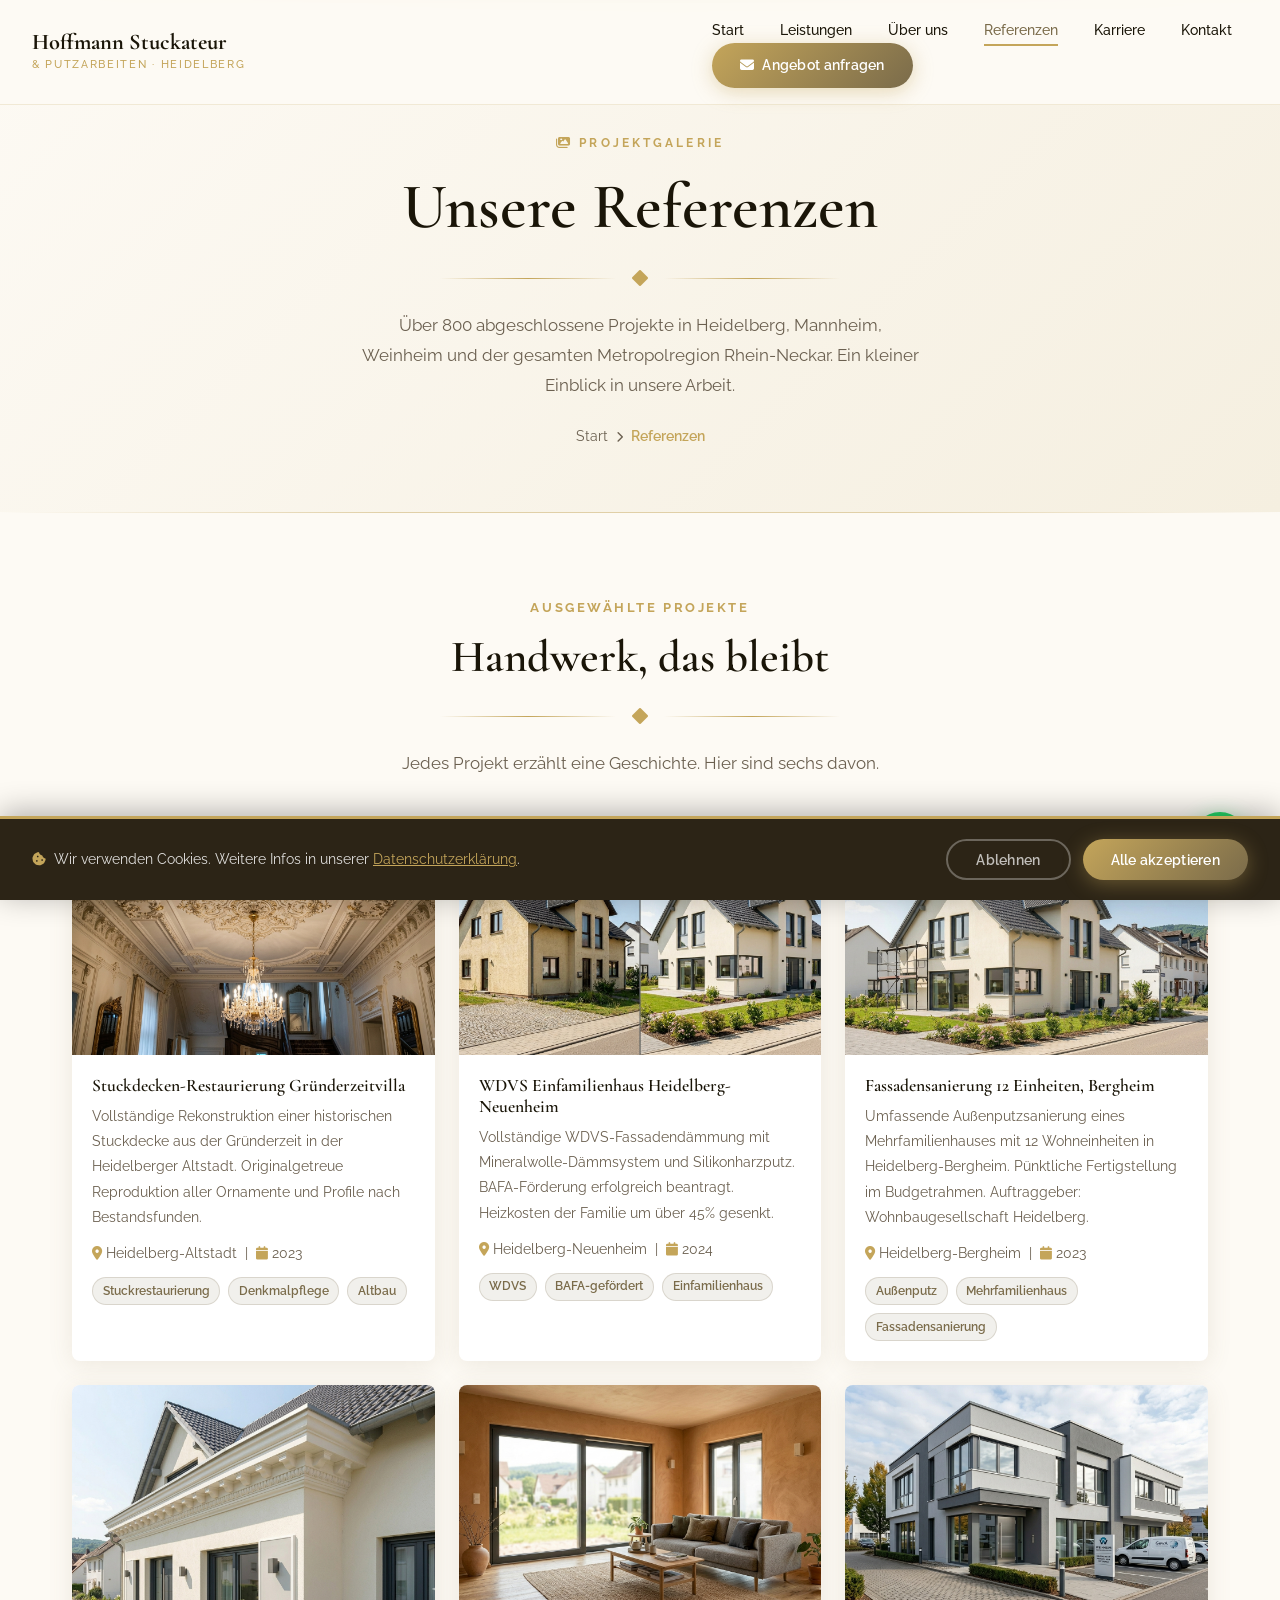
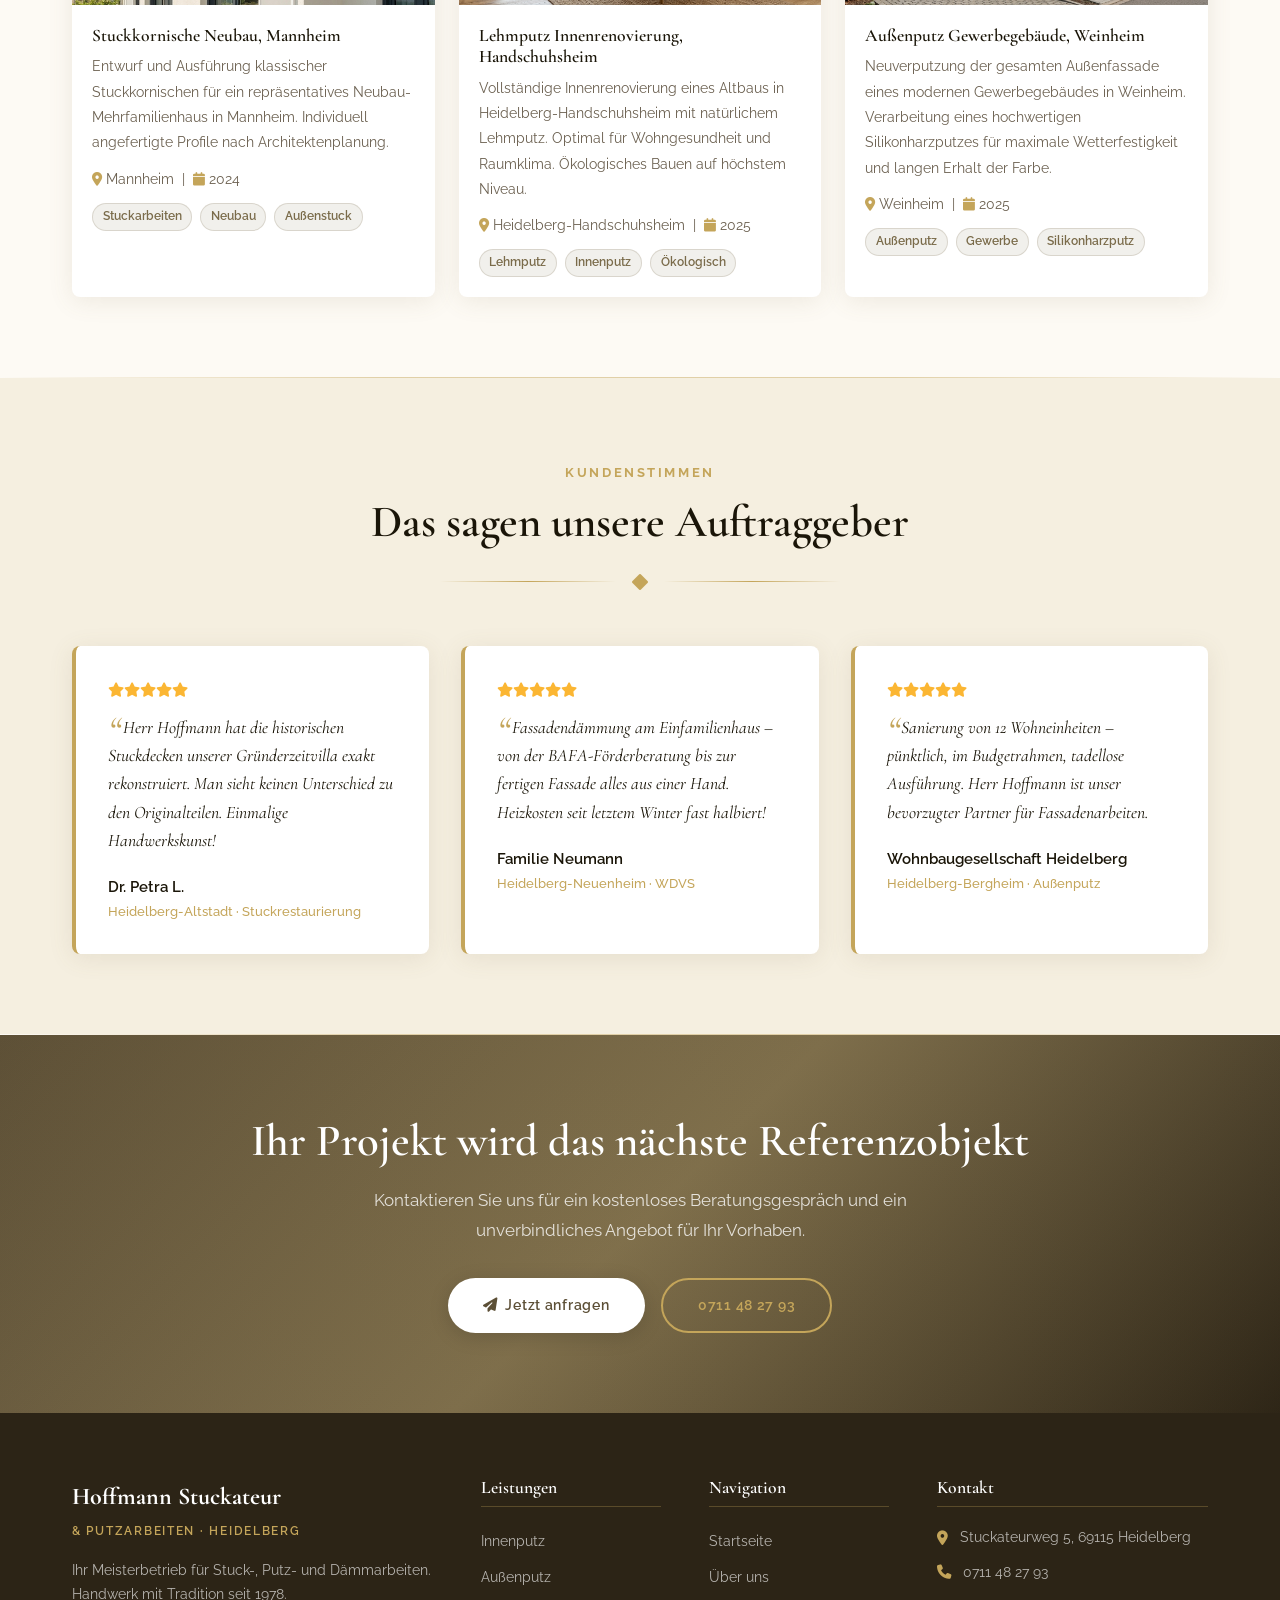
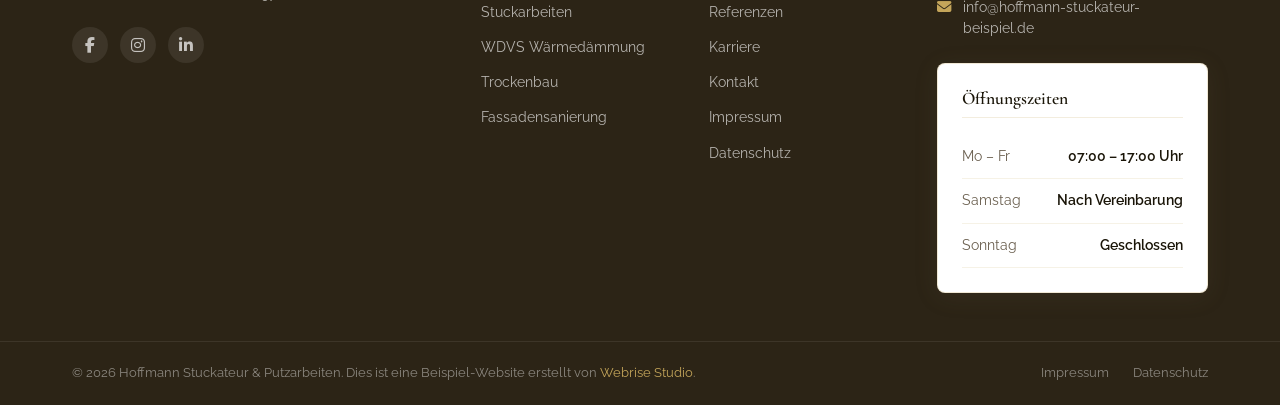
<file: referenzen.html>
<!DOCTYPE html>
<html lang="de">
<head>
  <meta charset="UTF-8">
  <meta name="viewport" content="width=device-width, initial-scale=1.0">
  <title>Referenzen – Hoffmann Stuckateur & Putzarbeiten Heidelberg</title>
  <meta name="description" content="Projektgalerie von Hoffmann Stuckateur: Stuckrestaurierung, WDVS, Fassadensanierung und mehr. Referenzen aus Heidelberg, Mannheim und Weinheim.">
  <link rel="canonical" href="https://webrisestudiode.github.io/hoffmann-stuckateur/referenzen.html">
  <meta property="og:type" content="website">
  <meta property="og:url" content="https://webrisestudiode.github.io/hoffmann-stuckateur/referenzen.html">
  <meta property="og:title" content="Referenzen – Hoffmann Stuckateur & Putzarbeiten Heidelberg">
  <meta property="og:description" content="Ausgewählte Projekte: Stuckrestaurierung, WDVS, Fassadensanierung in der Region Heidelberg.">
  <meta property="og:image" content="https://webrisestudiode.github.io/hoffmann-stuckateur/Bilder/startseite-hero-stuckdecke.jpg">
  <meta property="og:locale" content="de_DE">

  <link rel="icon" type="image/png" href="favicon.png">
  <link rel="apple-touch-icon" href="favicon.png">

  <link rel="preconnect" href="https://fonts.googleapis.com">
  <link rel="preconnect" href="https://fonts.gstatic.com" crossorigin>
  <link href="https://fonts.googleapis.com/css2?family=Cormorant+Garamond:ital,wght@0,300;0,400;0,500;0,600;0,700;1,300;1,400;1,500&family=Raleway:wght@300;400;500;600;700&display=swap" rel="stylesheet">
  <link rel="stylesheet" href="https://cdnjs.cloudflare.com/ajax/libs/font-awesome/6.4.0/css/all.min.css">
  <link rel="stylesheet" href="css/style.css">
</head>
<body>

<!-- PERSONALIZED BANNER -->
<div id="personalized-banner" style="display:none;position:fixed;top:0;left:0;right:0;width:100%; background:linear-gradient(90deg,#5C4F36,#7A6B4A); color:white; text-align:center; padding:10px 20px; font-size:0.9rem; font-weight:600; z-index:9999; border-bottom:3px solid #C4A55A;">
  <i class="fa-solid fa-building-columns" style="margin-right:8px; color:#C4A55A;"></i>
  Guten Tag Herr/Frau <span id="banner-name" style="font-weight:800;"></span> – so könnte die Website von <strong id="banner-firma"></strong> aussehen &nbsp;·&nbsp;
  <a href="https://webrisestudio.de/kontakt.html" target="_blank" style="color:#C4A55A;text-decoration:underline;font-weight:700;">Website anfragen →</a>
</div>
<script>
(function(){var p=new URLSearchParams(window.location.search);var f=p.get('firma'),n=p.get('name'),s=p.get('stadt'),t=p.get('telefon');if(f)sessionStorage.setItem('ws_firma',f);if(n)sessionStorage.setItem('ws_name',n);if(s)sessionStorage.setItem('ws_stadt',s);if(t)sessionStorage.setItem('ws_telefon',t);var name=sessionStorage.getItem('ws_name');if(name){var b=document.getElementById('personalized-banner'),el=document.getElementById('banner-name');if(b&&el){el.textContent=name;b.style.display='block';document.documentElement.appendChild(b);var h=b.offsetHeight||44;var sp=document.getElementById('ws-banner-spacer');if(sp)sp.style.height=h+'px';}}})();
</script>
<div id="ws-banner-spacer" style="height:0;overflow:hidden;"></div>

<nav class="navbar" id="navbar">
  <div class="navbar-inner">
    <a href="index.html" class="navbar-brand">
      <span class="brand-name">Hoffmann Stuckateur</span>
      <span class="brand-sub">& Putzarbeiten · Heidelberg</span>
    </a>
    <button class="navbar-toggler" id="navToggler" aria-label="Menü öffnen">
      <i class="fa-solid fa-bars"></i>
    </button>
    <div class="navbar-collapse" id="navCollapse">
      <ul class="navbar-nav">
        <li><a href="index.html" class="nav-link">Start</a></li>
        <li><a href="leistungen.html" class="nav-link">Leistungen</a></li>
        <li><a href="ueber-uns.html" class="nav-link">Über uns</a></li>
        <li><a href="referenzen.html" class="nav-link active">Referenzen</a></li>
        <li><a href="karriere.html" class="nav-link">Karriere</a></li>
        <li><a href="kontakt.html" class="nav-link">Kontakt</a></li>
      </ul>
      <a href="kontakt.html" class="btn btn-primary btn-sm navbar-cta">
        <i class="fa-solid fa-envelope"></i> Angebot anfragen
      </a>
    </div>
  </div>
</nav>

<!-- PAGE HERO -->
<section class="page-hero">
  <div class="container">
    <span class="page-hero-label"><i class="fa-solid fa-images"></i> Projektgalerie</span>
    <h1>Unsere Referenzen</h1>
    <div class="gold-divider"><i class="fa-solid fa-diamond gold-divider-icon"></i></div>
    <p>Über 800 abgeschlossene Projekte in Heidelberg, Mannheim, Weinheim und der gesamten Metropolregion Rhein-Neckar. Ein kleiner Einblick in unsere Arbeit.</p>
    <nav class="breadcrumb" aria-label="Breadcrumb">
      <a href="index.html">Start</a>
      <span><i class="fa-solid fa-chevron-right" style="font-size:0.7rem;"></i></span>
      <span class="current">Referenzen</span>
    </nav>
  </div>
</section>

<hr class="section-divider">

<!-- PROJECTS GRID -->
<section class="section">
  <div class="container">
    <div class="section-header">
      <span class="section-label">Ausgewählte Projekte</span>
      <h2 class="section-title">Handwerk, das bleibt</h2>
      <div class="gold-divider"><i class="fa-solid fa-diamond gold-divider-icon"></i></div>
      <p class="section-subtitle">Jedes Projekt erzählt eine Geschichte. Hier sind sechs davon.</p>
    </div>

    <div class="projects-grid">

      <!-- Projekt 1 -->
      <div class="project-card fade-in">
        <div class="project-image">
          <img
            src="Bilder/referenz-stuckdecke-gruenderzeitvilla.jpg"
            alt="Stuckdecken-Restaurierung Gründerzeitvilla Heidelberg-Altstadt"
            width="700"
            height="440"
            loading="lazy"
          >
          <div class="project-overlay">
            <span style="color:white; font-size:0.85rem; font-weight:600;">Heidelberg-Altstadt</span>
          </div>
        </div>
        <div class="project-card-body">
          <h3>Stuckdecken-Restaurierung Gründerzeitvilla</h3>
          <p>Vollständige Rekonstruktion einer historischen Stuckdecke aus der Gründerzeit in der Heidelberger Altstadt. Originalgetreue Reproduktion aller Ornamente und Profile nach Bestandsfunden.</p>
          <div style="margin-bottom:0.75rem; font-size:0.85rem; color:var(--text-gray);">
            <i class="fa-solid fa-location-dot" style="color:var(--accent);"></i> Heidelberg-Altstadt &nbsp;|&nbsp;
            <i class="fa-solid fa-calendar" style="color:var(--accent);"></i> 2023
          </div>
          <div class="project-tags">
            <span class="project-tag">Stuckrestaurierung</span>
            <span class="project-tag">Denkmalpflege</span>
            <span class="project-tag">Altbau</span>
          </div>
        </div>
      </div>

      <!-- Projekt 2 -->
      <div class="project-card fade-in">
        <div class="project-image">
          <img
            src="Bilder/referenz-wdvs-einfamilienhaus.jpg"
            alt="WDVS Einfamilienhaus Heidelberg-Neuenheim BAFA-gefördert"
            width="700"
            height="440"
            loading="lazy"
          >
          <div class="project-overlay">
            <span style="color:white; font-size:0.85rem; font-weight:600;">Heidelberg-Neuenheim</span>
          </div>
        </div>
        <div class="project-card-body">
          <h3>WDVS Einfamilienhaus Heidelberg-Neuenheim</h3>
          <p>Vollständige WDVS-Fassadendämmung mit Mineralwolle-Dämmsystem und Silikonharzputz. BAFA-Förderung erfolgreich beantragt. Heizkosten der Familie um über 45% gesenkt.</p>
          <div style="margin-bottom:0.75rem; font-size:0.85rem; color:var(--text-gray);">
            <i class="fa-solid fa-location-dot" style="color:var(--accent);"></i> Heidelberg-Neuenheim &nbsp;|&nbsp;
            <i class="fa-solid fa-calendar" style="color:var(--accent);"></i> 2024
          </div>
          <div class="project-tags">
            <span class="project-tag">WDVS</span>
            <span class="project-tag">BAFA-gefördert</span>
            <span class="project-tag">Einfamilienhaus</span>
          </div>
        </div>
      </div>

      <!-- Projekt 3 -->
      <div class="project-card fade-in">
        <div class="project-image">
          <img
            src="Bilder/referenz-fassadensanierung-mehrfamilienhaus.jpg"
            alt="Fassadensanierung 12 Einheiten Heidelberg-Bergheim"
            width="700"
            height="440"
            loading="lazy"
          >
          <div class="project-overlay">
            <span style="color:white; font-size:0.85rem; font-weight:600;">Heidelberg-Bergheim</span>
          </div>
        </div>
        <div class="project-card-body">
          <h3>Fassadensanierung 12 Einheiten, Bergheim</h3>
          <p>Umfassende Außenputzsanierung eines Mehrfamilienhauses mit 12 Wohneinheiten in Heidelberg-Bergheim. Pünktliche Fertigstellung im Budgetrahmen. Auftraggeber: Wohnbaugesellschaft Heidelberg.</p>
          <div style="margin-bottom:0.75rem; font-size:0.85rem; color:var(--text-gray);">
            <i class="fa-solid fa-location-dot" style="color:var(--accent);"></i> Heidelberg-Bergheim &nbsp;|&nbsp;
            <i class="fa-solid fa-calendar" style="color:var(--accent);"></i> 2023
          </div>
          <div class="project-tags">
            <span class="project-tag">Außenputz</span>
            <span class="project-tag">Mehrfamilienhaus</span>
            <span class="project-tag">Fassadensanierung</span>
          </div>
        </div>
      </div>

      <!-- Projekt 4 -->
      <div class="project-card fade-in">
        <div class="project-image">
          <img
            src="Bilder/referenz-stuckkornische-neubau.jpg"
            alt="Stuckkornische Neubau Mannheim"
            width="700"
            height="440"
            loading="lazy"
          >
          <div class="project-overlay">
            <span style="color:white; font-size:0.85rem; font-weight:600;">Mannheim</span>
          </div>
        </div>
        <div class="project-card-body">
          <h3>Stuckkornische Neubau, Mannheim</h3>
          <p>Entwurf und Ausführung klassischer Stuckkornischen für ein repräsentatives Neubau-Mehrfamilienhaus in Mannheim. Individuell angefertigte Profile nach Architektenplanung.</p>
          <div style="margin-bottom:0.75rem; font-size:0.85rem; color:var(--text-gray);">
            <i class="fa-solid fa-location-dot" style="color:var(--accent);"></i> Mannheim &nbsp;|&nbsp;
            <i class="fa-solid fa-calendar" style="color:var(--accent);"></i> 2024
          </div>
          <div class="project-tags">
            <span class="project-tag">Stuckarbeiten</span>
            <span class="project-tag">Neubau</span>
            <span class="project-tag">Außenstuck</span>
          </div>
        </div>
      </div>

      <!-- Projekt 5 -->
      <div class="project-card fade-in">
        <div class="project-image">
          <img
            src="Bilder/referenz-lehmputz-innenrenovierung.jpg"
            alt="Lehmputz Innenrenovierung Heidelberg-Handschuhsheim"
            width="700"
            height="440"
            loading="lazy"
          >
          <div class="project-overlay">
            <span style="color:white; font-size:0.85rem; font-weight:600;">Heidelberg-Handschuhsheim</span>
          </div>
        </div>
        <div class="project-card-body">
          <h3>Lehmputz Innenrenovierung, Handschuhsheim</h3>
          <p>Vollständige Innenrenovierung eines Altbaus in Heidelberg-Handschuhsheim mit natürlichem Lehmputz. Optimal für Wohngesundheit und Raumklima. Ökologisches Bauen auf höchstem Niveau.</p>
          <div style="margin-bottom:0.75rem; font-size:0.85rem; color:var(--text-gray);">
            <i class="fa-solid fa-location-dot" style="color:var(--accent);"></i> Heidelberg-Handschuhsheim &nbsp;|&nbsp;
            <i class="fa-solid fa-calendar" style="color:var(--accent);"></i> 2025
          </div>
          <div class="project-tags">
            <span class="project-tag">Lehmputz</span>
            <span class="project-tag">Innenputz</span>
            <span class="project-tag">Ökologisch</span>
          </div>
        </div>
      </div>

      <!-- Projekt 6 -->
      <div class="project-card fade-in">
        <div class="project-image">
          <img
            src="Bilder/referenz-aussenputz-gewerbe-weinheim.jpg"
            alt="Außenputz Gewerbegebäude Weinheim"
            width="700"
            height="440"
            loading="lazy"
          >
          <div class="project-overlay">
            <span style="color:white; font-size:0.85rem; font-weight:600;">Weinheim</span>
          </div>
        </div>
        <div class="project-card-body">
          <h3>Außenputz Gewerbegebäude, Weinheim</h3>
          <p>Neuverputzung der gesamten Außenfassade eines modernen Gewerbegebäudes in Weinheim. Verarbeitung eines hochwertigen Silikonharzputzes für maximale Wetterfestigkeit und langen Erhalt der Farbe.</p>
          <div style="margin-bottom:0.75rem; font-size:0.85rem; color:var(--text-gray);">
            <i class="fa-solid fa-location-dot" style="color:var(--accent);"></i> Weinheim &nbsp;|&nbsp;
            <i class="fa-solid fa-calendar" style="color:var(--accent);"></i> 2025
          </div>
          <div class="project-tags">
            <span class="project-tag">Außenputz</span>
            <span class="project-tag">Gewerbe</span>
            <span class="project-tag">Silikonharzputz</span>
          </div>
        </div>
      </div>

    </div>
  </div>
</section>

<hr class="section-divider">

<!-- TESTIMONIALS -->
<section class="section section-alt">
  <div class="container">
    <div class="section-header">
      <span class="section-label">Kundenstimmen</span>
      <h2 class="section-title">Das sagen unsere Auftraggeber</h2>
      <div class="gold-divider"><i class="fa-solid fa-diamond gold-divider-icon"></i></div>
    </div>
    <div class="testimonials-grid">
      <div class="testimonial-card fade-in">
        <div class="testimonial-stars"><i class="fa-solid fa-star"></i><i class="fa-solid fa-star"></i><i class="fa-solid fa-star"></i><i class="fa-solid fa-star"></i><i class="fa-solid fa-star"></i></div>
        <blockquote>Herr Hoffmann hat die historischen Stuckdecken unserer Gründerzeitvilla exakt rekonstruiert. Man sieht keinen Unterschied zu den Originalteilen. Einmalige Handwerkskunst!</blockquote>
        <div class="testimonial-author"><strong>Dr. Petra L.</strong><span>Heidelberg-Altstadt · Stuckrestaurierung</span></div>
      </div>
      <div class="testimonial-card fade-in">
        <div class="testimonial-stars"><i class="fa-solid fa-star"></i><i class="fa-solid fa-star"></i><i class="fa-solid fa-star"></i><i class="fa-solid fa-star"></i><i class="fa-solid fa-star"></i></div>
        <blockquote>Fassadendämmung am Einfamilienhaus – von der BAFA-Förderberatung bis zur fertigen Fassade alles aus einer Hand. Heizkosten seit letztem Winter fast halbiert!</blockquote>
        <div class="testimonial-author"><strong>Familie Neumann</strong><span>Heidelberg-Neuenheim · WDVS</span></div>
      </div>
      <div class="testimonial-card fade-in">
        <div class="testimonial-stars"><i class="fa-solid fa-star"></i><i class="fa-solid fa-star"></i><i class="fa-solid fa-star"></i><i class="fa-solid fa-star"></i><i class="fa-solid fa-star"></i></div>
        <blockquote>Sanierung von 12 Wohneinheiten – pünktlich, im Budgetrahmen, tadellose Ausführung. Herr Hoffmann ist unser bevorzugter Partner für Fassadenarbeiten.</blockquote>
        <div class="testimonial-author"><strong>Wohnbaugesellschaft Heidelberg</strong><span>Heidelberg-Bergheim · Außenputz</span></div>
      </div>
    </div>
  </div>
</section>

<hr class="section-divider">

<!-- CTA -->
<section class="cta-section">
  <div class="container">
    <h2>Ihr Projekt wird das nächste Referenzobjekt</h2>
    <p>Kontaktieren Sie uns für ein kostenloses Beratungsgespräch und ein unverbindliches Angebot für Ihr Vorhaben.</p>
    <div class="cta-buttons">
      <a href="kontakt.html" class="btn btn-white"><i class="fa-solid fa-paper-plane"></i> Jetzt anfragen</a>
      <a href="tel:0622178901" class="btn btn-outline" style="color:var(--accent); border-color:var(--accent);"><i class="fa-solid fa-phone"></i> 06221 789012</a>
    </div>
  </div>
</section>

<!-- FOOTER -->
<footer class="footer">
  <div class="container">
    <div class="footer-grid">
      <div>
        <span class="footer-brand-name">Hoffmann Stuckateur</span>
        <span class="footer-brand-sub">& Putzarbeiten · Heidelberg</span>
        <p>Ihr Meisterbetrieb für Stuck-, Putz- und Dämmarbeiten. Handwerk mit Tradition seit 1978.</p>
        <div class="footer-social">
          <a href="#" class="social-link" aria-label="Facebook"><i class="fa-brands fa-facebook-f"></i></a>
          <a href="#" class="social-link" aria-label="Instagram"><i class="fa-brands fa-instagram"></i></a>
          <a href="#" class="social-link" aria-label="LinkedIn"><i class="fa-brands fa-linkedin-in"></i></a>
        </div>
      </div>
      <div>
        <h4>Leistungen</h4>
        <ul class="footer-links">
          <li><a href="leistungen.html">Innenputz</a></li>
          <li><a href="leistungen.html">Außenputz</a></li>
          <li><a href="leistungen.html">Stuckarbeiten</a></li>
          <li><a href="leistungen.html">WDVS Wärmedämmung</a></li>
          <li><a href="leistungen.html">Trockenbau</a></li>
          <li><a href="leistungen.html">Fassadensanierung</a></li>
        </ul>
      </div>
      <div>
        <h4>Navigation</h4>
        <ul class="footer-links">
          <li><a href="index.html">Startseite</a></li>
          <li><a href="ueber-uns.html">Über uns</a></li>
          <li><a href="referenzen.html">Referenzen</a></li>
          <li><a href="karriere.html">Karriere</a></li>
          <li><a href="kontakt.html">Kontakt</a></li>
          <li><a href="impressum.html">Impressum</a></li>
          <li><a href="datenschutz.html">Datenschutz</a></li>
        </ul>
      </div>
      <div>
        <h4>Kontakt</h4>
        <div class="footer-contact-item"><i class="fa-solid fa-location-dot"></i><span>Stuckateurweg 5, 69115 Heidelberg</span></div>
        <div class="footer-contact-item"><i class="fa-solid fa-phone"></i><a href="tel:0622178901">06221 789012</a></div>
        <div class="footer-contact-item"><i class="fa-solid fa-envelope"></i><a href="mailto:info@hoffmann-stuckateur-beispiel.de">info@hoffmann-stuckateur-beispiel.de</a></div>
        <div class="hours-box">
          <h4>Öffnungszeiten</h4>
          <table class="hours-table">
            <tr><td>Mo – Fr</td><td>07:00 – 17:00 Uhr</td></tr>
            <tr><td>Samstag</td><td>Nach Vereinbarung</td></tr>
            <tr><td>Sonntag</td><td>Geschlossen</td></tr>
          </table>
        </div>
      </div>
    </div>
  </div>
  <div class="footer-bottom">
    <div class="container" style="display:flex; justify-content:space-between; align-items:center; flex-wrap:wrap; gap:1rem; width:100%;">
      <p>&copy; 2026 Hoffmann Stuckateur & Putzarbeiten. Dies ist eine Beispiel-Website erstellt von <a href="https://webrisestudio.de" target="_blank" rel="noopener">Webrise Studio</a>.</p>
      <div class="footer-bottom-links">
        <a href="impressum.html">Impressum</a>
        <a href="datenschutz.html">Datenschutz</a>
      </div>
    </div>
  </div>
</footer>

<a href="https://wa.me/4962217890120?text=Hallo%20Hoffmann%20Stuckateur%2C%20ich%20hätte%20gerne%20ein%20Angebot." class="whatsapp-float" target="_blank" rel="noopener" aria-label="WhatsApp schreiben">
  <i class="fa-brands fa-whatsapp"></i>
</a>

<div class="cookie-banner" id="cookieBanner" role="dialog" aria-label="Cookie-Einstellungen">
  <p class="cookie-text"><i class="fa-solid fa-cookie-bite" style="color:var(--accent); margin-right:0.5rem;"></i>Wir verwenden Cookies. Weitere Infos in unserer <a href="datenschutz.html">Datenschutzerklärung</a>.</p>
  <div class="cookie-actions">
    <button class="btn btn-outline btn-sm" id="cookieDecline" style="color:rgba(255,255,255,0.7); border-color:rgba(255,255,255,0.3);">Ablehnen</button>
    <button class="btn btn-primary btn-sm" id="cookieAccept">Alle akzeptieren</button>
  </div>
</div>

<script src="js/script.js"></script>
</body>
</html>
</file>
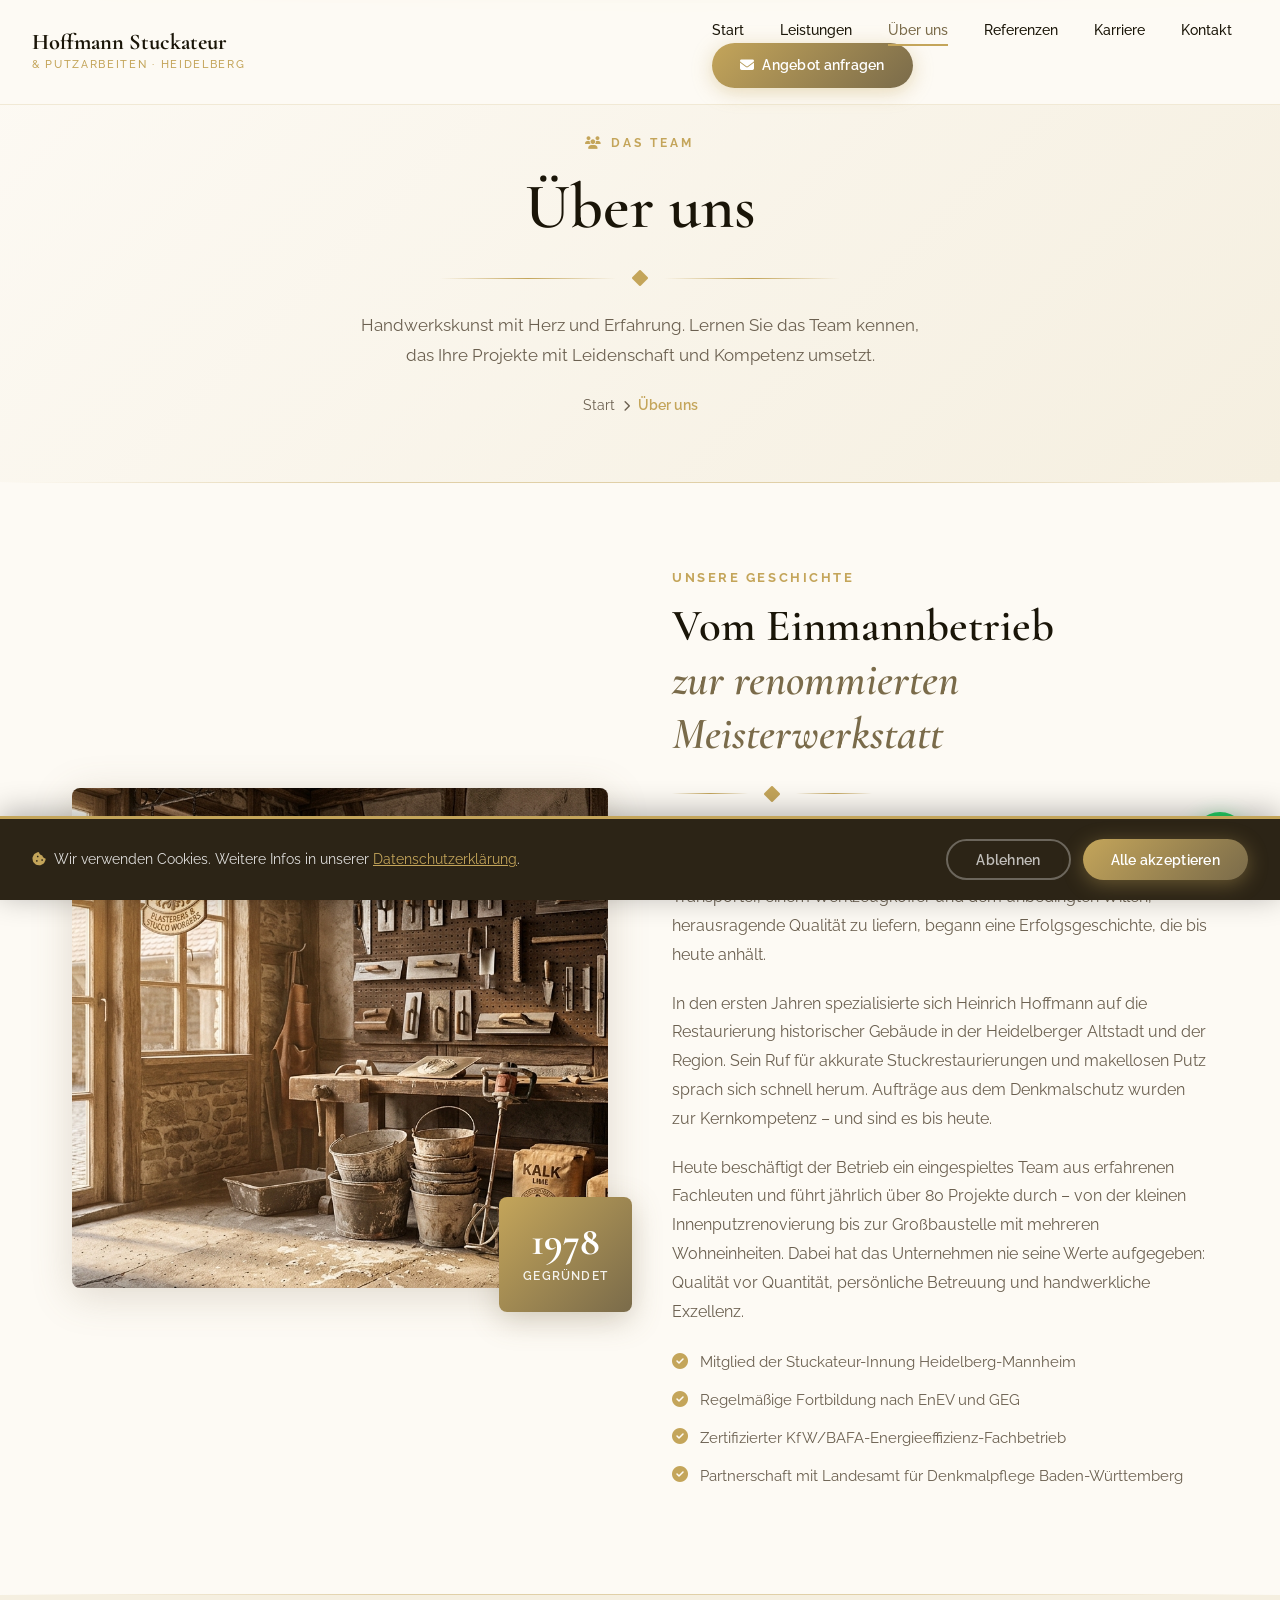
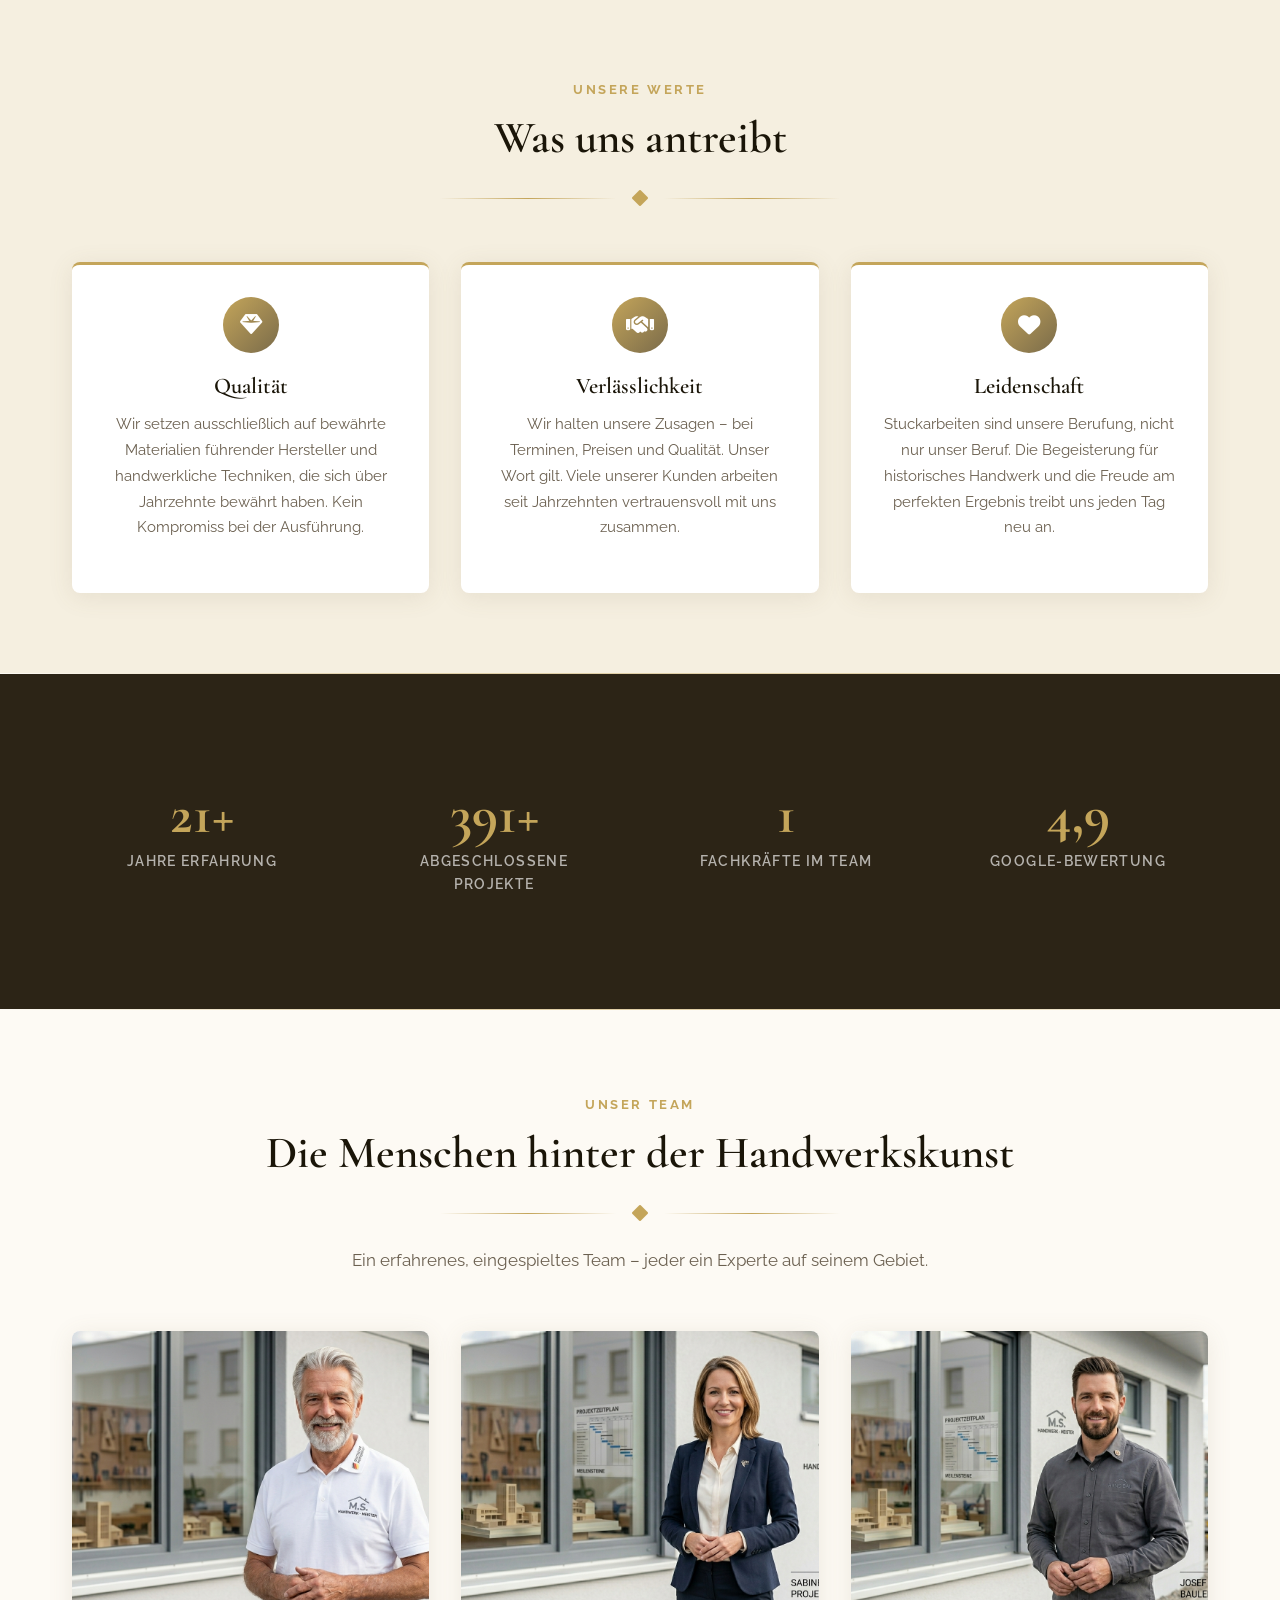
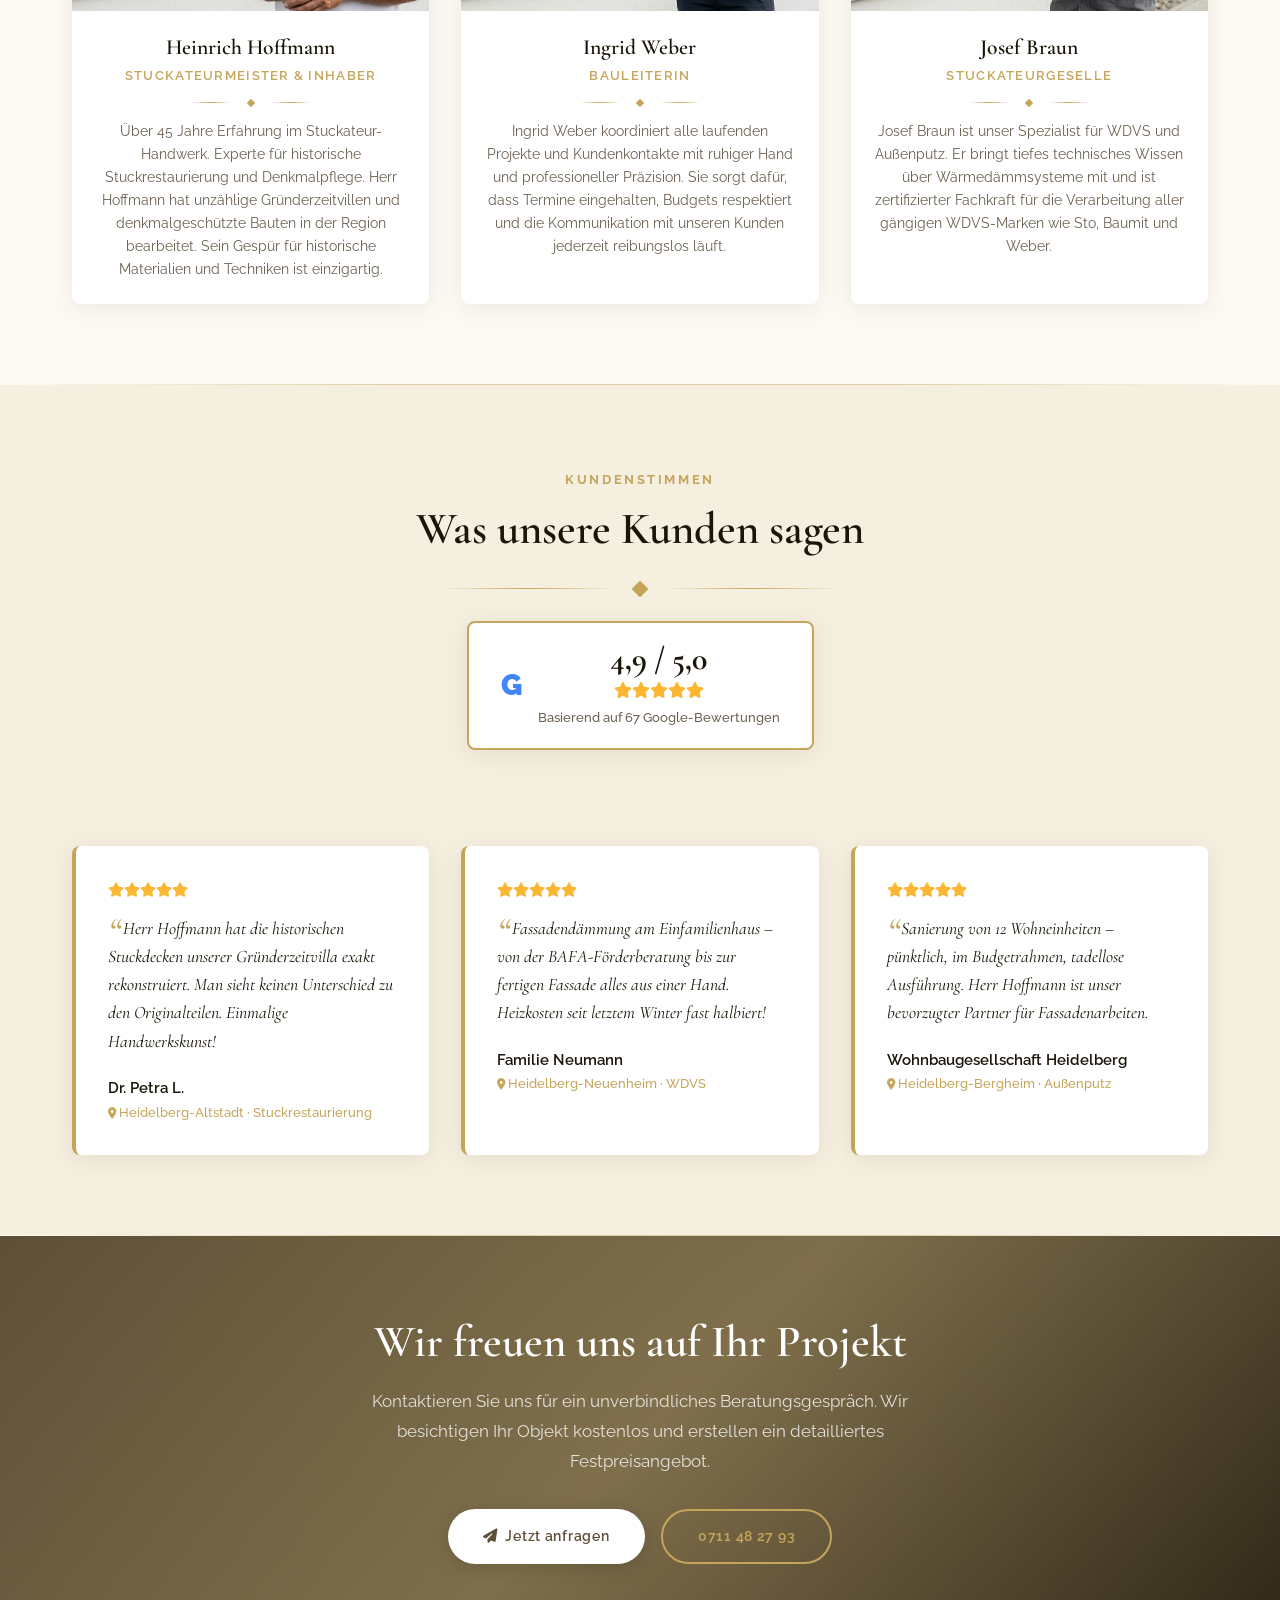
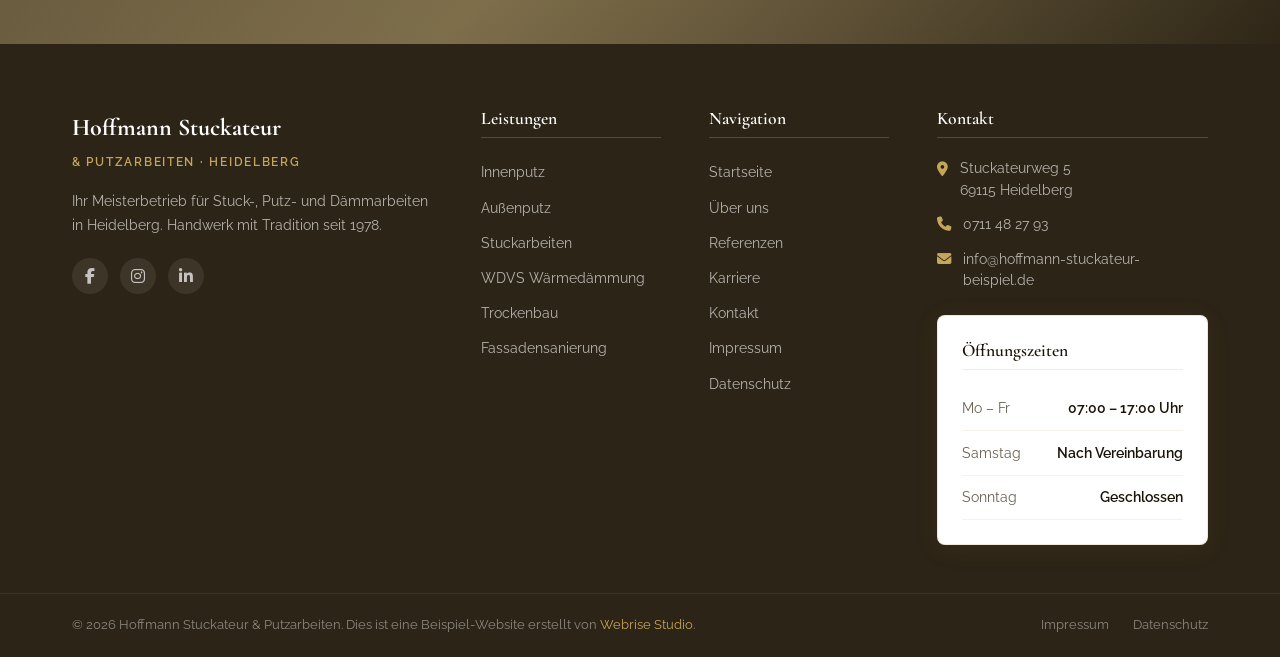
<file: ueber-uns.html>
<!DOCTYPE html>
<html lang="de">
<head>
  <meta charset="UTF-8">
  <meta name="viewport" content="width=device-width, initial-scale=1.0">
  <title>Über uns – Hoffmann Stuckateur & Putzarbeiten Heidelberg</title>
  <meta name="description" content="Lernen Sie das Team von Hoffmann Stuckateur kennen. Stuckateurmeister Heinrich Hoffmann und sein Team stehen für Handwerkskunst seit 1978 in Heidelberg.">
  <link rel="canonical" href="https://webrisestudiode.github.io/hoffmann-stuckateur/ueber-uns.html">
  <meta property="og:type" content="website">
  <meta property="og:url" content="https://webrisestudiode.github.io/hoffmann-stuckateur/ueber-uns.html">
  <meta property="og:title" content="Über uns – Hoffmann Stuckateur & Putzarbeiten Heidelberg">
  <meta property="og:description" content="Das Team hinter Hoffmann Stuckateur – Handwerkskunst mit Tradition seit 1978.">
  <meta property="og:image" content="https://webrisestudiode.github.io/hoffmann-stuckateur/Bilder/startseite-hero-stuckdecke.jpg">
  <meta property="og:locale" content="de_DE">

  <link rel="icon" type="image/png" href="favicon.png">
  <link rel="apple-touch-icon" href="favicon.png">

  <link rel="preconnect" href="https://fonts.googleapis.com">
  <link rel="preconnect" href="https://fonts.gstatic.com" crossorigin>
  <link href="https://fonts.googleapis.com/css2?family=Cormorant+Garamond:ital,wght@0,300;0,400;0,500;0,600;0,700;1,300;1,400;1,500&family=Raleway:wght@300;400;500;600;700&display=swap" rel="stylesheet">
  <link rel="stylesheet" href="https://cdnjs.cloudflare.com/ajax/libs/font-awesome/6.4.0/css/all.min.css">
  <link rel="stylesheet" href="css/style.css">
</head>
<body>

<!-- PERSONALIZED BANNER -->
<div id="personalized-banner" style="display:none;position:fixed;top:0;left:0;right:0;width:100%; background:linear-gradient(90deg,#5C4F36,#7A6B4A); color:white; text-align:center; padding:10px 20px; font-size:0.9rem; font-weight:600; z-index:9999; border-bottom:3px solid #C4A55A;">
  <i class="fa-solid fa-building-columns" style="margin-right:8px; color:#C4A55A;"></i>
  Guten Tag Herr/Frau <span id="banner-name" style="font-weight:800;"></span> – so könnte die Website von <strong id="banner-firma"></strong> aussehen &nbsp;·&nbsp;
  <a href="https://webrisestudio.de/kontakt.html" target="_blank" style="color:#C4A55A;text-decoration:underline;font-weight:700;">Website anfragen →</a>
</div>
<script>
(function(){var p=new URLSearchParams(window.location.search);var f=p.get('firma'),n=p.get('name'),s=p.get('stadt'),t=p.get('telefon');if(f)sessionStorage.setItem('ws_firma',f);if(n)sessionStorage.setItem('ws_name',n);if(s)sessionStorage.setItem('ws_stadt',s);if(t)sessionStorage.setItem('ws_telefon',t);var name=sessionStorage.getItem('ws_name');if(name){var b=document.getElementById('personalized-banner'),el=document.getElementById('banner-name');if(b&&el){el.textContent=name;b.style.display='block';document.documentElement.appendChild(b);var h=b.offsetHeight||44;var sp=document.getElementById('ws-banner-spacer');if(sp)sp.style.height=h+'px';}}})();
</script>
<div id="ws-banner-spacer" style="height:0;overflow:hidden;"></div>

<nav class="navbar" id="navbar">
  <div class="navbar-inner">
    <a href="index.html" class="navbar-brand">
      <span class="brand-name">Hoffmann Stuckateur</span>
      <span class="brand-sub">& Putzarbeiten · Heidelberg</span>
    </a>
    <button class="navbar-toggler" id="navToggler" aria-label="Menü öffnen">
      <i class="fa-solid fa-bars"></i>
    </button>
    <div class="navbar-collapse" id="navCollapse">
      <ul class="navbar-nav">
        <li><a href="index.html" class="nav-link">Start</a></li>
        <li><a href="leistungen.html" class="nav-link">Leistungen</a></li>
        <li><a href="ueber-uns.html" class="nav-link active">Über uns</a></li>
        <li><a href="referenzen.html" class="nav-link">Referenzen</a></li>
        <li><a href="karriere.html" class="nav-link">Karriere</a></li>
        <li><a href="kontakt.html" class="nav-link">Kontakt</a></li>
      </ul>
      <a href="kontakt.html" class="btn btn-primary btn-sm navbar-cta">
        <i class="fa-solid fa-envelope"></i> Angebot anfragen
      </a>
    </div>
  </div>
</nav>

<!-- PAGE HERO -->
<section class="page-hero">
  <div class="container">
    <span class="page-hero-label"><i class="fa-solid fa-users"></i> Das Team</span>
    <h1>Über uns</h1>
    <div class="gold-divider"><i class="fa-solid fa-diamond gold-divider-icon"></i></div>
    <p>Handwerkskunst mit Herz und Erfahrung. Lernen Sie das Team kennen, das Ihre Projekte mit Leidenschaft und Kompetenz umsetzt.</p>
    <nav class="breadcrumb" aria-label="Breadcrumb">
      <a href="index.html">Start</a>
      <span><i class="fa-solid fa-chevron-right" style="font-size:0.7rem;"></i></span>
      <span class="current">Über uns</span>
    </nav>
  </div>
</section>

<hr class="section-divider">

<!-- STORY SECTION -->
<section class="section">
  <div class="container">
    <div class="about-grid">
      <div class="about-image-wrap fade-in">
        <img
          src="Bilder/ueber-uns-geschichte-werkstatt.jpg"
          alt="Stuckateurmeister Heinrich Hoffmann – Inhaber seit 1978"
          width="700"
          height="500"
          loading="lazy"
        >
        <div class="about-badge">
          <span class="badge-number">1978</span>
          <span class="badge-text">Gegründet</span>
        </div>
      </div>
      <div class="about-content fade-in">
        <span class="section-label">Unsere Geschichte</span>
        <h2>Vom Einmannbetrieb<br><em style="font-style:italic; color:var(--primary);">zur renommierten Meisterwerkstatt</em></h2>
        <div class="gold-divider" style="justify-content:flex-start; max-width:200px; margin-left:0;">
          <i class="fa-solid fa-diamond gold-divider-icon"></i>
        </div>
        <p>Im Jahr 1978 gründete der frisch ausgebildete Stuckateurmeister Heinrich Hoffmann seinen Betrieb in Heidelberg. Mit einem geliehenen Transporter, einem Werkzeugkoffer und dem unbedingten Willen, herausragende Qualität zu liefern, begann eine Erfolgsgeschichte, die bis heute anhält.</p>
        <p>In den ersten Jahren spezialisierte sich Heinrich Hoffmann auf die Restaurierung historischer Gebäude in der Heidelberger Altstadt und der Region. Sein Ruf für akkurate Stuckrestaurierungen und makellosen Putz sprach sich schnell herum. Aufträge aus dem Denkmalschutz wurden zur Kernkompetenz – und sind es bis heute.</p>
        <p>Heute beschäftigt der Betrieb ein eingespieltes Team aus erfahrenen Fachleuten und führt jährlich über 80 Projekte durch – von der kleinen Innenputzrenovierung bis zur Großbaustelle mit mehreren Wohneinheiten. Dabei hat das Unternehmen nie seine Werte aufgegeben: Qualität vor Quantität, persönliche Betreuung und handwerkliche Exzellenz.</p>
        <div class="about-features">
          <div class="about-feature"><i class="fa-solid fa-check-circle"></i><span>Mitglied der Stuckateur-Innung Heidelberg-Mannheim</span></div>
          <div class="about-feature"><i class="fa-solid fa-check-circle"></i><span>Regelmäßige Fortbildung nach EnEV und GEG</span></div>
          <div class="about-feature"><i class="fa-solid fa-check-circle"></i><span>Zertifizierter KfW/BAFA-Energieeffizienz-Fachbetrieb</span></div>
          <div class="about-feature"><i class="fa-solid fa-check-circle"></i><span>Partnerschaft mit Landesamt für Denkmalpflege Baden-Württemberg</span></div>
        </div>
      </div>
    </div>
  </div>
</section>

<hr class="section-divider">

<!-- WERTE -->
<section class="section section-alt">
  <div class="container">
    <div class="section-header">
      <span class="section-label">Unsere Werte</span>
      <h2 class="section-title">Was uns antreibt</h2>
      <div class="gold-divider"><i class="fa-solid fa-diamond gold-divider-icon"></i></div>
    </div>
    <div style="display:grid; grid-template-columns: repeat(3,1fr); gap:2rem;">
      <div class="service-card fade-in" style="text-align:center;">
        <div class="service-icon" style="margin:0 auto 1.25rem;">
          <i class="fa-solid fa-gem"></i>
        </div>
        <h3>Qualität</h3>
        <p>Wir setzen ausschließlich auf bewährte Materialien führender Hersteller und handwerkliche Techniken, die sich über Jahrzehnte bewährt haben. Kein Kompromiss bei der Ausführung.</p>
      </div>
      <div class="service-card fade-in" style="text-align:center;">
        <div class="service-icon" style="margin:0 auto 1.25rem;">
          <i class="fa-solid fa-handshake"></i>
        </div>
        <h3>Verlässlichkeit</h3>
        <p>Wir halten unsere Zusagen – bei Terminen, Preisen und Qualität. Unser Wort gilt. Viele unserer Kunden arbeiten seit Jahrzehnten vertrauensvoll mit uns zusammen.</p>
      </div>
      <div class="service-card fade-in" style="text-align:center;">
        <div class="service-icon" style="margin:0 auto 1.25rem;">
          <i class="fa-solid fa-heart"></i>
        </div>
        <h3>Leidenschaft</h3>
        <p>Stuckarbeiten sind unsere Berufung, nicht nur unser Beruf. Die Begeisterung für historisches Handwerk und die Freude am perfekten Ergebnis treibt uns jeden Tag neu an.</p>
      </div>
    </div>
  </div>
</section>

<hr class="section-divider">

<!-- STATS -->
<section class="section section-dark">
  <div class="container">
    <div class="stats-grid">
      <div class="stat-item fade-in">
        <span class="stat-number counter" data-target="45" data-suffix="+">45+</span>
        <span class="stat-label">Jahre Erfahrung</span>
      </div>
      <div class="stat-item fade-in">
        <span class="stat-number counter" data-target="800" data-suffix="+">800+</span>
        <span class="stat-label">Abgeschlossene Projekte</span>
      </div>
      <div class="stat-item fade-in">
        <span class="stat-number counter" data-target="3" data-suffix="">3</span>
        <span class="stat-label">Fachkräfte im Team</span>
      </div>
      <div class="stat-item fade-in">
        <span class="stat-number">4,9</span>
        <span class="stat-label">Google-Bewertung</span>
      </div>
    </div>
  </div>
</section>

<hr class="section-divider">

<!-- TEAM -->
<section class="section">
  <div class="container">
    <div class="section-header">
      <span class="section-label">Unser Team</span>
      <h2 class="section-title">Die Menschen hinter der Handwerkskunst</h2>
      <div class="gold-divider"><i class="fa-solid fa-diamond gold-divider-icon"></i></div>
      <p class="section-subtitle">Ein erfahrenes, eingespieltes Team – jeder ein Experte auf seinem Gebiet.</p>
    </div>

    <div class="team-grid">
      <!-- Heinrich Hoffmann -->
      <div class="team-card fade-in">
        <img
          class="team-card-img"
          src="Bilder/portrait-heinrich-hoffmann-inhaber.jpg"
          alt="Heinrich Hoffmann – Stuckateurmeister & Inhaber"
          width="500"
          height="280"
          loading="lazy"
        >
        <div class="team-card-body">
          <h3>Heinrich Hoffmann</h3>
          <span class="team-card-role">Stuckateurmeister & Inhaber</span>
          <div class="gold-divider" style="margin: 0.5rem auto 0.75rem; max-width:120px;">
            <i class="fa-solid fa-diamond gold-divider-icon" style="font-size:0.5rem;"></i>
          </div>
          <p>Über 45 Jahre Erfahrung im Stuckateur-Handwerk. Experte für historische Stuckrestaurierung und Denkmalpflege. Herr Hoffmann hat unzählige Gründerzeitvillen und denkmalgeschützte Bauten in der Region bearbeitet. Sein Gespür für historische Materialien und Techniken ist einzigartig.</p>
        </div>
      </div>

      <!-- Ingrid Weber -->
      <div class="team-card fade-in">
        <img
          class="team-card-img"
          src="Bilder/portrait-ingrid-weber-bauleiterin.jpg"
          alt="Ingrid Weber – Bauleiterin"
          width="500"
          height="280"
          loading="lazy"
        >
        <div class="team-card-body">
          <h3>Ingrid Weber</h3>
          <span class="team-card-role">Bauleiterin</span>
          <div class="gold-divider" style="margin: 0.5rem auto 0.75rem; max-width:120px;">
            <i class="fa-solid fa-diamond gold-divider-icon" style="font-size:0.5rem;"></i>
          </div>
          <p>Ingrid Weber koordiniert alle laufenden Projekte und Kundenkontakte mit ruhiger Hand und professioneller Präzision. Sie sorgt dafür, dass Termine eingehalten, Budgets respektiert und die Kommunikation mit unseren Kunden jederzeit reibungslos läuft.</p>
        </div>
      </div>

      <!-- Josef Braun -->
      <div class="team-card fade-in">
        <img
          class="team-card-img"
          src="Bilder/portrait-josef-braun-geselle.jpg"
          alt="Josef Braun – Stuckateurgeselle"
          width="500"
          height="280"
          loading="lazy"
        >
        <div class="team-card-body">
          <h3>Josef Braun</h3>
          <span class="team-card-role">Stuckateurgeselle</span>
          <div class="gold-divider" style="margin: 0.5rem auto 0.75rem; max-width:120px;">
            <i class="fa-solid fa-diamond gold-divider-icon" style="font-size:0.5rem;"></i>
          </div>
          <p>Josef Braun ist unser Spezialist für WDVS und Außenputz. Er bringt tiefes technisches Wissen über Wärmedämmsysteme mit und ist zertifizierter Fachkraft für die Verarbeitung aller gängigen WDVS-Marken wie Sto, Baumit und Weber.</p>
        </div>
      </div>
    </div>
  </div>
</section>

<hr class="section-divider">

<!-- TESTIMONIALS -->
<section class="section section-alt">
  <div class="container">
    <div class="section-header">
      <span class="section-label">Kundenstimmen</span>
      <h2 class="section-title">Was unsere Kunden sagen</h2>
      <div class="gold-divider"><i class="fa-solid fa-diamond gold-divider-icon"></i></div>
      <div style="display:flex; justify-content:center; margin-bottom:0.5rem;">
        <div class="google-badge">
          <span class="google-badge-logo" style="color:#4285F4; font-weight:900; font-size:1.8rem; font-family:'Raleway',sans-serif;">G</span>
          <div class="google-badge-info">
            <div class="rating-number">4,9 / 5,0</div>
            <div class="rating-stars"><i class="fa-solid fa-star"></i><i class="fa-solid fa-star"></i><i class="fa-solid fa-star"></i><i class="fa-solid fa-star"></i><i class="fa-solid fa-star"></i></div>
            <div class="rating-count">Basierend auf 67 Google-Bewertungen</div>
          </div>
        </div>
      </div>
    </div>

    <div class="testimonials-grid">
      <div class="testimonial-card fade-in">
        <div class="testimonial-stars"><i class="fa-solid fa-star"></i><i class="fa-solid fa-star"></i><i class="fa-solid fa-star"></i><i class="fa-solid fa-star"></i><i class="fa-solid fa-star"></i></div>
        <blockquote>Herr Hoffmann hat die historischen Stuckdecken unserer Gründerzeitvilla exakt rekonstruiert. Man sieht keinen Unterschied zu den Originalteilen. Einmalige Handwerkskunst!</blockquote>
        <div class="testimonial-author">
          <strong>Dr. Petra L.</strong>
          <span><i class="fa-solid fa-location-dot" style="font-size:0.7rem;"></i> Heidelberg-Altstadt · Stuckrestaurierung</span>
        </div>
      </div>
      <div class="testimonial-card fade-in">
        <div class="testimonial-stars"><i class="fa-solid fa-star"></i><i class="fa-solid fa-star"></i><i class="fa-solid fa-star"></i><i class="fa-solid fa-star"></i><i class="fa-solid fa-star"></i></div>
        <blockquote>Fassadendämmung am Einfamilienhaus – von der BAFA-Förderberatung bis zur fertigen Fassade alles aus einer Hand. Heizkosten seit letztem Winter fast halbiert!</blockquote>
        <div class="testimonial-author">
          <strong>Familie Neumann</strong>
          <span><i class="fa-solid fa-location-dot" style="font-size:0.7rem;"></i> Heidelberg-Neuenheim · WDVS</span>
        </div>
      </div>
      <div class="testimonial-card fade-in">
        <div class="testimonial-stars"><i class="fa-solid fa-star"></i><i class="fa-solid fa-star"></i><i class="fa-solid fa-star"></i><i class="fa-solid fa-star"></i><i class="fa-solid fa-star"></i></div>
        <blockquote>Sanierung von 12 Wohneinheiten – pünktlich, im Budgetrahmen, tadellose Ausführung. Herr Hoffmann ist unser bevorzugter Partner für Fassadenarbeiten.</blockquote>
        <div class="testimonial-author">
          <strong>Wohnbaugesellschaft Heidelberg</strong>
          <span><i class="fa-solid fa-location-dot" style="font-size:0.7rem;"></i> Heidelberg-Bergheim · Außenputz</span>
        </div>
      </div>
    </div>
  </div>
</section>

<hr class="section-divider">

<!-- CTA -->
<section class="cta-section">
  <div class="container">
    <h2>Wir freuen uns auf Ihr Projekt</h2>
    <p>Kontaktieren Sie uns für ein unverbindliches Beratungsgespräch. Wir besichtigen Ihr Objekt kostenlos und erstellen ein detailliertes Festpreisangebot.</p>
    <div class="cta-buttons">
      <a href="kontakt.html" class="btn btn-white"><i class="fa-solid fa-paper-plane"></i> Jetzt anfragen</a>
      <a href="tel:0622178901" class="btn btn-outline" style="color:var(--accent); border-color:var(--accent);"><i class="fa-solid fa-phone"></i> 06221 789012</a>
    </div>
  </div>
</section>

<!-- FOOTER -->
<footer class="footer">
  <div class="container">
    <div class="footer-grid">
      <div>
        <span class="footer-brand-name">Hoffmann Stuckateur</span>
        <span class="footer-brand-sub">& Putzarbeiten · Heidelberg</span>
        <p>Ihr Meisterbetrieb für Stuck-, Putz- und Dämmarbeiten in Heidelberg. Handwerk mit Tradition seit 1978.</p>
        <div class="footer-social">
          <a href="#" class="social-link" aria-label="Facebook"><i class="fa-brands fa-facebook-f"></i></a>
          <a href="#" class="social-link" aria-label="Instagram"><i class="fa-brands fa-instagram"></i></a>
          <a href="#" class="social-link" aria-label="LinkedIn"><i class="fa-brands fa-linkedin-in"></i></a>
        </div>
      </div>
      <div>
        <h4>Leistungen</h4>
        <ul class="footer-links">
          <li><a href="leistungen.html">Innenputz</a></li>
          <li><a href="leistungen.html">Außenputz</a></li>
          <li><a href="leistungen.html">Stuckarbeiten</a></li>
          <li><a href="leistungen.html">WDVS Wärmedämmung</a></li>
          <li><a href="leistungen.html">Trockenbau</a></li>
          <li><a href="leistungen.html">Fassadensanierung</a></li>
        </ul>
      </div>
      <div>
        <h4>Navigation</h4>
        <ul class="footer-links">
          <li><a href="index.html">Startseite</a></li>
          <li><a href="ueber-uns.html">Über uns</a></li>
          <li><a href="referenzen.html">Referenzen</a></li>
          <li><a href="karriere.html">Karriere</a></li>
          <li><a href="kontakt.html">Kontakt</a></li>
          <li><a href="impressum.html">Impressum</a></li>
          <li><a href="datenschutz.html">Datenschutz</a></li>
        </ul>
      </div>
      <div>
        <h4>Kontakt</h4>
        <div class="footer-contact-item"><i class="fa-solid fa-location-dot"></i><span>Stuckateurweg 5<br>69115 Heidelberg</span></div>
        <div class="footer-contact-item"><i class="fa-solid fa-phone"></i><a href="tel:0622178901">06221 789012</a></div>
        <div class="footer-contact-item"><i class="fa-solid fa-envelope"></i><a href="mailto:info@hoffmann-stuckateur-beispiel.de">info@hoffmann-stuckateur-beispiel.de</a></div>
        <div class="hours-box">
          <h4>Öffnungszeiten</h4>
          <table class="hours-table">
            <tr><td>Mo – Fr</td><td>07:00 – 17:00 Uhr</td></tr>
            <tr><td>Samstag</td><td>Nach Vereinbarung</td></tr>
            <tr><td>Sonntag</td><td>Geschlossen</td></tr>
          </table>
        </div>
      </div>
    </div>
  </div>
  <div class="footer-bottom">
    <div class="container" style="display:flex; justify-content:space-between; align-items:center; flex-wrap:wrap; gap:1rem; width:100%;">
      <p>&copy; 2026 Hoffmann Stuckateur & Putzarbeiten. Dies ist eine Beispiel-Website erstellt von <a href="https://webrisestudio.de" target="_blank" rel="noopener">Webrise Studio</a>.</p>
      <div class="footer-bottom-links">
        <a href="impressum.html">Impressum</a>
        <a href="datenschutz.html">Datenschutz</a>
      </div>
    </div>
  </div>
</footer>

<a href="https://wa.me/4962217890120?text=Hallo%20Hoffmann%20Stuckateur%2C%20ich%20hätte%20gerne%20ein%20Angebot." class="whatsapp-float" target="_blank" rel="noopener" aria-label="WhatsApp schreiben">
  <i class="fa-brands fa-whatsapp"></i>
</a>

<div class="cookie-banner" id="cookieBanner" role="dialog" aria-label="Cookie-Einstellungen">
  <p class="cookie-text"><i class="fa-solid fa-cookie-bite" style="color:var(--accent); margin-right:0.5rem;"></i>Wir verwenden Cookies. Weitere Infos in unserer <a href="datenschutz.html">Datenschutzerklärung</a>.</p>
  <div class="cookie-actions">
    <button class="btn btn-outline btn-sm" id="cookieDecline" style="color:rgba(255,255,255,0.7); border-color:rgba(255,255,255,0.3);">Ablehnen</button>
    <button class="btn btn-primary btn-sm" id="cookieAccept">Alle akzeptieren</button>
  </div>
</div>

<script src="js/script.js"></script>
</body>
</html>
</file>
<file: css/style.css>
html { overflow-x: clip; }
/* ============================================
   Hoffmann Stuckateur & Putzarbeiten
   Classical Elegant Design - Cream & Gold
   ============================================ */

/* --- Google Fonts Import --- */
@import url('https://fonts.googleapis.com/css2?family=Cormorant+Garamond:ital,wght@0,300;0,400;0,500;0,600;0,700;1,300;1,400;1,500&family=Raleway:wght@300;400;500;600;700&display=swap');

/* --- CSS Variables --- */
:root {
  --primary: #7A6B4A;
  --primary-dark: #5C4F36;
  --accent: #C4A55A;
  --accent-light: #D4B86A;
  --light-bg: #FDFAF4;
  --section-alt: #F5EFE0;
  --dark-bg: #2C2416;
  --text-dark: #1A1508;
  --text-gray: #6B6050;
  --white: #FFFFFF;
  --border-gold: #C4A55A;
  --shadow: 0 4px 24px rgba(122,107,74,0.12);
  --shadow-hover: 0 8px 40px rgba(122,107,74,0.22);
  --radius-pill: 50px;
  --radius-card: 8px;
  --transition: 0.3s ease;
  --font-heading: 'Cormorant Garamond', Georgia, serif;
  --font-body: 'Raleway', Arial, sans-serif;
}

/* --- Reset & Base --- */
*, *::before, *::after {
  box-sizing: border-box;
  margin: 0;
  padding: 0;
}

html {
  scroll-behavior: smooth;
  font-size: 16px;
}

body {
  font-family: var(--font-body);
  background-color: var(--light-bg);
  color: var(--text-dark);
  line-height: 1.7;
  -webkit-font-smoothing: antialiased;
}

img {
  max-width: 100%;
  height: auto;
  display: block;
}

a {
  color: var(--primary);
  text-decoration: none;
  transition: color var(--transition);
}

a:hover {
  color: var(--accent);
}

ul {
  list-style: none;
}

/* --- Typography --- */
h1, h2, h3, h4, h5, h6 {
  font-family: var(--font-heading);
  color: var(--text-dark);
  line-height: 1.2;
  font-weight: 600;
}

h1 { font-size: clamp(2.4rem, 5vw, 4rem); }
h2 { font-size: clamp(1.8rem, 3.5vw, 2.8rem); }
h3 { font-size: clamp(1.3rem, 2.5vw, 1.8rem); }
h4 { font-size: 1.25rem; }

p {
  color: var(--text-gray);
  font-size: 1rem;
  line-height: 1.8;
}

/* --- Gold Decorative Divider --- */
.gold-divider {
  display: flex;
  align-items: center;
  justify-content: center;
  margin: 1.5rem auto;
  gap: 1rem;
  max-width: 400px;
}

.gold-divider::before,
.gold-divider::after {
  content: '';
  flex: 1;
  height: 1px;
  background: linear-gradient(90deg, transparent, var(--accent), transparent);
}

.gold-divider-icon {
  color: var(--accent);
  font-size: 1rem;
  flex-shrink: 0;
}

.section-divider {
  border: none;
  height: 1px;
  background: linear-gradient(90deg, transparent, var(--accent) 30%, var(--accent) 70%, transparent);
  margin: 0;
  opacity: 0.5;
}

/* --- Container --- */
.container {
  max-width: 1200px;
  margin: 0 auto;
  padding: 0 2rem;
}

.container-wide {
  max-width: 1400px;
  margin: 0 auto;
  padding: 0 2rem;
}

/* --- Section Styles --- */
.section {
  padding: 5rem 0;
}

.section-alt {
  background-color: var(--section-alt);
}

.section-dark {
  background-color: var(--dark-bg);
}

.section-header {
  text-align: center;
  margin-bottom: 3.5rem;
}

.section-label {
  display: inline-block;
  font-family: var(--font-body);
  font-size: 0.8rem;
  font-weight: 700;
  letter-spacing: 0.2em;
  text-transform: uppercase;
  color: var(--accent);
  margin-bottom: 0.75rem;
}

.section-title {
  font-family: var(--font-heading);
  color: var(--text-dark);
  margin-bottom: 1rem;
}

.section-subtitle {
  max-width: 600px;
  margin: 0 auto;
  color: var(--text-gray);
  font-size: 1.05rem;
}

/* --- Buttons --- */
.btn {
  display: inline-flex;
  align-items: center;
  gap: 0.5rem;
  padding: 0.85rem 2.2rem;
  border-radius: var(--radius-pill);
  font-family: var(--font-body);
  font-size: 0.9rem;
  font-weight: 600;
  letter-spacing: 0.05em;
  cursor: pointer;
  border: none;
  transition: all var(--transition);
  text-decoration: none;
}

.btn-primary {
  background: linear-gradient(135deg, var(--accent), var(--primary));
  color: var(--white);
  box-shadow: 0 4px 20px rgba(196, 165, 90, 0.4);
}

.btn-primary:hover {
  background: linear-gradient(135deg, var(--accent-light), var(--primary-dark));
  box-shadow: 0 6px 30px rgba(196, 165, 90, 0.5);
  color: var(--white);
  transform: translateY(-2px);
}

.btn-outline {
  background: transparent;
  color: var(--primary);
  border: 2px solid var(--accent);
}

.btn-outline:hover {
  background: var(--accent);
  color: var(--white);
  transform: translateY(-2px);
}

.btn-white {
  background: var(--white);
  color: var(--primary-dark);
  box-shadow: 0 4px 20px rgba(0,0,0,0.15);
}

.btn-white:hover {
  background: var(--light-bg);
  color: var(--primary-dark);
  transform: translateY(-2px);
}

.btn-sm {
  padding: 0.65rem 1.75rem;
  font-size: 0.875rem;
  letter-spacing: 0.02em;
}

/* ============================================
   NAVIGATION
   ============================================ */
.navbar {
  position: fixed;
  top: 0;
  left: 0;
  right: 0;
  z-index: 1000;
  background: rgba(253, 250, 244, 0.97);
  backdrop-filter: blur(8px);
  border-bottom: 1px solid rgba(196, 165, 90, 0.2);
  transition: all var(--transition);
}

.navbar.scrolled {
  box-shadow: 0 2px 30px rgba(122,107,74,0.15);
}

.navbar-inner {
  display: flex;
  align-items: center;
  justify-content: space-between;
  padding: 1rem 2rem;
  max-width: 1300px;
  margin: 0 auto;
}

.navbar-brand {
  display: flex;
  flex-direction: column;
  text-decoration: none;
}

.brand-name {
  font-family: var(--font-heading);
  font-size: 1.4rem;
  font-weight: 700;
  color: var(--text-dark);
  line-height: 1.1;
}

.brand-sub {
  font-family: var(--font-body);
  font-size: 0.7rem;
  font-weight: 500;
  letter-spacing: 0.15em;
  text-transform: uppercase;
  color: var(--accent);
}

.navbar-nav {
  display: flex;
  align-items: center;
  gap: 0.25rem;
}

.nav-link {
  font-family: var(--font-body);
  font-size: 0.88rem;
  font-weight: 500;
  color: var(--text-dark);
  padding: 0.5rem 1rem;
  border-radius: 4px;
  position: relative;
  transition: color var(--transition);
  text-decoration: none;
}

.nav-link::after {
  content: '';
  position: absolute;
  bottom: 0;
  left: 1rem;
  right: 1rem;
  height: 2px;
  background: var(--accent);
  transform: scaleX(0);
  transition: transform var(--transition);
}

.nav-link:hover::after,
.nav-link.active::after {
  transform: scaleX(1);
}

.nav-link:hover,
.nav-link.active {
  color: var(--primary);
}

.navbar-cta {
  margin-left: 1rem;
}

.navbar-toggler {
  display: none;
  background: none;
  border: none;
  cursor: pointer;
  padding: 0.5rem;
  color: var(--text-dark);
  font-size: 1.4rem;
}

/* Mobile Nav */
@media (max-width: 968px) {
  .navbar-toggler {
    display: block;
  }

  .navbar-collapse {
    display: none;
    position: absolute;
    top: 100%;
    left: 0;
    right: 0;
    background: var(--light-bg);
    border-top: 1px solid rgba(196,165,90,0.2);
    padding: 1rem;
    box-shadow: 0 8px 30px rgba(122,107,74,0.15);
  }

  .navbar-collapse.open {
    display: block;
  }

  .navbar-nav {
    flex-direction: column;
    gap: 0;
    align-items: stretch;
  }

  .nav-link {
    padding: 0.75rem 1rem;
    border-bottom: 1px solid rgba(196,165,90,0.1);
  }

  .navbar-cta {
    margin: 1rem 0 0;
  }
}

/* ============================================
   HERO SECTION
   ============================================ */
.hero {
  padding-top: 80px;
  background-color: var(--light-bg);
  min-height: 100vh;
  display: flex;
  flex-direction: column;
}

.hero-text-section {
  flex: 0 0 auto;
  text-align: center;
  padding: 5rem 2rem 3rem;
  background: var(--light-bg);
}

.hero-label {
  display: inline-block;
  font-size: 0.78rem;
  font-weight: 700;
  letter-spacing: 0.25em;
  text-transform: uppercase;
  color: var(--accent);
  margin-bottom: 1.25rem;
}

.hero-title {
  font-family: var(--font-heading);
  font-size: clamp(2.8rem, 6vw, 5rem);
  font-weight: 700;
  color: var(--text-dark);
  line-height: 1.1;
  margin-bottom: 0.5rem;
}

.hero-title em {
  font-style: italic;
  color: var(--primary);
}

.hero-subtitle-text {
  font-family: var(--font-heading);
  font-size: clamp(1.1rem, 2vw, 1.4rem);
  font-weight: 300;
  font-style: italic;
  color: var(--text-gray);
  margin-bottom: 1.5rem;
}

.hero-desc {
  max-width: 620px;
  margin: 0 auto 2rem;
  color: var(--text-gray);
  font-size: 1.05rem;
  line-height: 1.8;
}

.hero-actions {
  display: flex;
  justify-content: center;
  gap: 1rem;
  flex-wrap: wrap;
  margin-bottom: 1rem;
}

.hero-image-full {
  flex: 1;
  position: relative;
  overflow: hidden;
  max-height: 55vh;
}

.hero-image-full img {
  width: 100%;
  height: 100%;
  object-fit: cover;
  object-position: center top;
}

.hero-image-full::after {
  content: '';
  position: absolute;
  top: 0;
  left: 0;
  right: 0;
  height: 60px;
  background: linear-gradient(to bottom, var(--light-bg), transparent);
}

/* --- Trust Bar --- */
.trust-bar {
  background: var(--dark-bg);
  padding: 1.25rem 0;
}

.trust-bar-inner {
  display: flex;
  justify-content: center;
  align-items: center;
  gap: 3rem;
  flex-wrap: wrap;
}

.trust-item {
  display: flex;
  align-items: center;
  gap: 0.6rem;
  color: rgba(255,255,255,0.85);
  font-size: 0.88rem;
  font-weight: 500;
}

.trust-item i {
  color: var(--accent);
  font-size: 1rem;
}

/* ============================================
   SERVICES / LEISTUNGEN
   ============================================ */
.services-grid {
  display: grid;
  grid-template-columns: repeat(auto-fit, minmax(320px, 1fr));
  gap: 2rem;
}

.service-card {
  background: var(--white);
  border-radius: var(--radius-card);
  border-top: 3px solid var(--accent);
  padding: 2rem;
  box-shadow: var(--shadow);
  transition: all var(--transition);
  position: relative;
  overflow: hidden;
}

.service-card::before {
  content: '';
  position: absolute;
  bottom: 0;
  left: 0;
  right: 0;
  height: 3px;
  background: linear-gradient(90deg, var(--accent), var(--primary));
  transform: scaleX(0);
  transition: transform var(--transition);
}

.service-card:hover {
  box-shadow: var(--shadow-hover);
  transform: translateY(-4px);
}

.service-card:hover::before {
  transform: scaleX(1);
}

.service-icon {
  width: 56px;
  height: 56px;
  background: linear-gradient(135deg, var(--accent), var(--primary));
  border-radius: 50%;
  display: flex;
  align-items: center;
  justify-content: center;
  margin-bottom: 1.25rem;
}

.service-icon i {
  color: var(--white);
  font-size: 1.4rem;
}

.service-card h3 {
  font-family: var(--font-heading);
  font-size: 1.4rem;
  color: var(--text-dark);
  margin-bottom: 0.75rem;
}

.service-card p {
  color: var(--text-gray);
  font-size: 0.95rem;
  line-height: 1.7;
  margin-bottom: 1.25rem;
}

.service-tag {
  display: inline-block;
  font-size: 0.75rem;
  font-weight: 600;
  letter-spacing: 0.05em;
  color: var(--accent);
  background: rgba(196,165,90,0.1);
  padding: 0.25rem 0.75rem;
  border-radius: 20px;
  border: 1px solid rgba(196,165,90,0.3);
}

/* ============================================
   ABOUT / ÜBER UNS
   ============================================ */
.about-grid {
  display: grid;
  grid-template-columns: 1fr 1fr;
  gap: 4rem;
  align-items: center;
}

.about-image-wrap {
  position: relative;
}

.about-image-wrap img {
  width: 100%;
  height: 500px;
  object-fit: cover;
  border-radius: var(--radius-card);
  box-shadow: var(--shadow-hover);
}

.about-badge {
  position: absolute;
  bottom: -1.5rem;
  right: -1.5rem;
  background: linear-gradient(135deg, var(--accent), var(--primary));
  color: var(--white);
  padding: 1.5rem;
  border-radius: var(--radius-card);
  text-align: center;
  box-shadow: 0 8px 30px rgba(122,107,74,0.3);
}

.about-badge .badge-number {
  font-family: var(--font-heading);
  font-size: 2.5rem;
  font-weight: 700;
  line-height: 1;
  display: block;
}

.about-badge .badge-text {
  font-size: 0.75rem;
  font-weight: 600;
  letter-spacing: 0.1em;
  text-transform: uppercase;
  opacity: 0.9;
}

.about-content .section-label {
  text-align: left;
}

.about-content h2 {
  margin-bottom: 1rem;
}

.about-content p {
  margin-bottom: 1.25rem;
}

.about-features {
  margin: 1.5rem 0;
  display: flex;
  flex-direction: column;
  gap: 0.75rem;
}

.about-feature {
  display: flex;
  align-items: flex-start;
  gap: 0.75rem;
}

.about-feature i {
  color: var(--accent);
  font-size: 1rem;
  margin-top: 0.15rem;
  flex-shrink: 0;
}

.about-feature span {
  color: var(--text-gray);
  font-size: 0.95rem;
}

/* ============================================
   TEAM
   ============================================ */
.team-grid {
  display: grid;
  grid-template-columns: repeat(3, 1fr);
  gap: 2rem;
}

.team-card {
  background: var(--white);
  border-radius: var(--radius-card);
  overflow: hidden;
  box-shadow: var(--shadow);
  transition: all var(--transition);
  text-align: center;
}

.team-card:hover {
  box-shadow: var(--shadow-hover);
  transform: translateY(-4px);
}

.team-card-img {
  width: 100%;
  height: 280px;
  object-fit: cover;
  object-position: top center;
}

.team-card-body {
  padding: 1.5rem;
}

.team-card-body h3 {
  font-family: var(--font-heading);
  font-size: 1.35rem;
  color: var(--text-dark);
  margin-bottom: 0.25rem;
}

.team-card-role {
  font-size: 0.8rem;
  font-weight: 600;
  letter-spacing: 0.1em;
  text-transform: uppercase;
  color: var(--accent);
  margin-bottom: 0.75rem;
  display: block;
}

.team-card-body p {
  font-size: 0.9rem;
  color: var(--text-gray);
  line-height: 1.6;
}

/* ============================================
   STATS / ZAHLEN
   ============================================ */
.stats-grid {
  display: grid;
  grid-template-columns: repeat(4, 1fr);
  gap: 2rem;
}

.stat-item {
  text-align: center;
  padding: 2rem 1rem;
}

.stat-number {
  font-family: var(--font-heading);
  font-size: 3.5rem;
  font-weight: 700;
  color: var(--accent);
  line-height: 1;
  display: block;
}

.stat-label {
  font-size: 0.85rem;
  font-weight: 600;
  letter-spacing: 0.1em;
  text-transform: uppercase;
  color: rgba(255,255,255,0.7);
  margin-top: 0.5rem;
  display: block;
}

.section-dark .stat-label {
  color: rgba(255,255,255,0.65);
}

/* ============================================
   TESTIMONIALS / BEWERTUNGEN
   ============================================ */
.google-badge {
  display: inline-flex;
  align-items: center;
  gap: 1rem;
  background: var(--white);
  border: 2px solid var(--accent);
  border-radius: var(--radius-card);
  padding: 1.25rem 2rem;
  margin-bottom: 2.5rem;
  box-shadow: var(--shadow);
}

.google-badge-logo {
  font-size: 2rem;
}

.google-badge-info .rating-number {
  font-family: var(--font-heading);
  font-size: 2rem;
  font-weight: 700;
  color: var(--text-dark);
  line-height: 1;
}

.google-badge-info .rating-stars {
  color: #FBB633;
  font-size: 1rem;
  margin: 0.15rem 0;
}

.google-badge-info .rating-count {
  font-size: 0.8rem;
  color: var(--text-gray);
  font-weight: 500;
}

.testimonials-grid {
  display: grid;
  grid-template-columns: repeat(3, 1fr);
  gap: 2rem;
}

.testimonial-card {
  background: var(--white);
  border-radius: var(--radius-card);
  padding: 2rem;
  box-shadow: var(--shadow);
  border-left: 4px solid var(--accent);
  transition: all var(--transition);
  position: relative;
}

.testimonial-card:hover {
  box-shadow: var(--shadow-hover);
  transform: translateY(-3px);
}

.testimonial-stars {
  color: #FBB633;
  font-size: 0.9rem;
  margin-bottom: 0.75rem;
}

.testimonial-card blockquote {
  font-family: var(--font-heading);
  font-size: 1.1rem;
  font-style: italic;
  color: var(--text-dark);
  line-height: 1.6;
  margin-bottom: 1.25rem;
}

.testimonial-card blockquote::before {
  content: '\201C';
  font-size: 2.5rem;
  color: var(--accent);
  line-height: 0;
  vertical-align: -0.6rem;
  margin-right: 0.1rem;
}

.testimonial-author {
  display: flex;
  flex-direction: column;
}

.testimonial-author strong {
  color: var(--text-dark);
  font-weight: 600;
  font-size: 0.95rem;
}

.testimonial-author span {
  color: var(--accent);
  font-size: 0.8rem;
  font-weight: 500;
}

/* ============================================
   PROJECTS / REFERENZEN
   ============================================ */
.projects-grid {
  display: grid;
  grid-template-columns: repeat(3, 1fr);
  gap: 1.5rem;
}

.project-card {
  border-radius: var(--radius-card);
  overflow: hidden;
  box-shadow: var(--shadow);
  transition: all var(--transition);
  background: var(--white);
}

.project-card:hover {
  box-shadow: var(--shadow-hover);
  transform: translateY(-4px);
}

.project-image {
  position: relative;
  overflow: hidden;
  height: 220px;
}

.project-image img {
  width: 100%;
  height: 100%;
  object-fit: cover;
  transition: transform 0.5s ease;
}

.project-card:hover .project-image img {
  transform: scale(1.05);
}

.project-overlay {
  position: absolute;
  inset: 0;
  background: linear-gradient(to top, rgba(44,36,22,0.7), transparent);
  opacity: 0;
  transition: opacity var(--transition);
  display: flex;
  align-items: flex-end;
  padding: 1rem;
}

.project-card:hover .project-overlay {
  opacity: 1;
}

.project-card-body {
  padding: 1.25rem;
}

.project-card-body h3 {
  font-family: var(--font-heading);
  font-size: 1.1rem;
  color: var(--text-dark);
  margin-bottom: 0.5rem;
}

.project-card-body p {
  font-size: 0.88rem;
  color: var(--text-gray);
  margin-bottom: 0.75rem;
}

.project-tags {
  display: flex;
  gap: 0.5rem;
  flex-wrap: wrap;
}

.project-tag {
  font-size: 0.72rem;
  font-weight: 600;
  color: var(--primary);
  background: rgba(122,107,74,0.1);
  padding: 0.2rem 0.6rem;
  border-radius: 20px;
  border: 1px solid rgba(122,107,74,0.2);
}

/* ============================================
   BRANDS / MARKEN
   ============================================ */
.brands-grid {
  display: flex;
  justify-content: center;
  align-items: center;
  gap: 3rem;
  flex-wrap: wrap;
}

.brand-item {
  display: flex;
  align-items: center;
  justify-content: center;
  padding: 1rem 1.5rem;
  background: var(--white);
  border-radius: var(--radius-card);
  border: 1px solid rgba(196,165,90,0.2);
  min-width: 140px;
  transition: all var(--transition);
}

.brand-item:hover {
  border-color: var(--accent);
  box-shadow: var(--shadow);
}

.brand-name-text {
  font-family: var(--font-heading);
  font-size: 1.3rem;
  font-weight: 700;
  color: var(--text-gray);
  letter-spacing: 0.05em;
  transition: color var(--transition);
}

.brand-item:hover .brand-name-text {
  color: var(--primary);
}

/* ============================================
   CTA SECTION
   ============================================ */
.cta-section {
  background: linear-gradient(135deg, var(--primary-dark) 0%, var(--primary) 50%, var(--dark-bg) 100%);
  padding: 5rem 0;
  text-align: center;
  position: relative;
  overflow: hidden;
}

.cta-section::before {
  content: '';
  position: absolute;
  top: -50%;
  left: -50%;
  width: 200%;
  height: 200%;
  background: radial-gradient(circle, rgba(196,165,90,0.08) 0%, transparent 60%);
}

.cta-section h2 {
  font-family: var(--font-heading);
  color: var(--white);
  margin-bottom: 1rem;
  position: relative;
}

.cta-section p {
  color: rgba(255,255,255,0.8);
  font-size: 1.05rem;
  margin-bottom: 2rem;
  max-width: 560px;
  margin-left: auto;
  margin-right: auto;
  position: relative;
}

.cta-buttons {
  display: flex;
  justify-content: center;
  gap: 1rem;
  flex-wrap: wrap;
  position: relative;
}

/* ============================================
   FAQ
   ============================================ */
.faq-list {
  max-width: 780px;
  margin: 0 auto;
}

.faq-item {
  background: var(--white);
  border-radius: var(--radius-card);
  border: 1px solid rgba(196,165,90,0.2);
  margin-bottom: 1rem;
  overflow: hidden;
  transition: all var(--transition);
}

.faq-item.active {
  border-color: var(--accent);
  box-shadow: var(--shadow);
}

.faq-question {
  width: 100%;
  background: none;
  border: none;
  padding: 1.25rem 1.5rem;
  display: flex;
  justify-content: space-between;
  align-items: center;
  cursor: pointer;
  text-align: left;
  transition: background var(--transition);
}

.faq-question:hover {
  background: rgba(196,165,90,0.05);
}

.faq-question span {
  font-family: var(--font-heading);
  font-size: 1.1rem;
  font-weight: 600;
  color: var(--text-dark);
  flex: 1;
  padding-right: 1rem;
}

.faq-icon {
  color: var(--accent);
  font-size: 1rem;
  transition: transform var(--transition);
  flex-shrink: 0;
}

.faq-item.active .faq-icon {
  transform: rotate(45deg);
}

.faq-answer {
  max-height: 0;
  overflow: hidden;
  transition: max-height 0.4s ease;
}

.faq-answer-inner {
  padding: 0 1.5rem 1.25rem;
  color: var(--text-gray);
  font-size: 0.95rem;
  line-height: 1.7;
  border-top: 1px solid rgba(196,165,90,0.15);
  padding-top: 1rem;
}

/* ============================================
   CONTACT FORM
   ============================================ */
.contact-grid {
  display: grid;
  grid-template-columns: 1fr 1.6fr;
  gap: 4rem;
  align-items: start;
}

.contact-info-item {
  display: flex;
  gap: 1rem;
  margin-bottom: 1.5rem;
  align-items: flex-start;
}

.contact-info-icon {
  width: 44px;
  height: 44px;
  background: linear-gradient(135deg, var(--accent), var(--primary));
  border-radius: 50%;
  display: flex;
  align-items: center;
  justify-content: center;
  flex-shrink: 0;
}

.contact-info-icon i {
  color: var(--white);
  font-size: 1rem;
}

.contact-info-text strong {
  display: block;
  color: var(--text-dark);
  font-weight: 600;
  margin-bottom: 0.2rem;
}

.contact-info-text span,
.contact-info-text a {
  color: var(--text-gray);
  font-size: 0.95rem;
}

.form-card {
  background: var(--white);
  border-radius: var(--radius-card);
  padding: 2.5rem;
  box-shadow: var(--shadow);
  border-top: 3px solid var(--accent);
}

.form-row {
  display: grid;
  grid-template-columns: 1fr 1fr;
  gap: 1rem;
}

.form-group {
  margin-bottom: 1.25rem;
}

.form-group label {
  display: block;
  font-size: 0.85rem;
  font-weight: 600;
  color: var(--text-dark);
  margin-bottom: 0.4rem;
  letter-spacing: 0.03em;
}

.form-group label .required {
  color: var(--accent);
  margin-left: 2px;
}

.form-control {
  width: 100%;
  padding: 0.75rem 1rem;
  border: 1.5px solid rgba(196,165,90,0.3);
  border-radius: 6px;
  background: var(--light-bg);
  font-family: var(--font-body);
  font-size: 0.95rem;
  color: var(--text-dark);
  transition: border-color var(--transition), box-shadow var(--transition);
}

.form-control:focus {
  outline: none;
  border-color: var(--accent);
  box-shadow: 0 0 0 3px rgba(196,165,90,0.15);
}

.form-control::placeholder {
  color: rgba(107,96,80,0.5);
}

textarea.form-control {
  resize: vertical;
  min-height: 120px;
}

select.form-control {
  appearance: none;
  background-image: url("data:image/svg+xml,%3Csvg xmlns='http://www.w3.org/2000/svg' width='12' height='12' fill='%237A6B4A' viewBox='0 0 16 16'%3E%3Cpath d='M7.247 11.14 2.451 5.658C1.885 5.013 2.345 4 3.204 4h9.592a1 1 0 0 1 .753 1.659l-4.796 5.48a1 1 0 0 1-1.506 0z'/%3E%3C/svg%3E");
  background-repeat: no-repeat;
  background-position: right 1rem center;
  padding-right: 2.5rem;
  cursor: pointer;
}

.form-check {
  display: flex;
  align-items: flex-start;
  gap: 0.75rem;
  margin-bottom: 1rem;
}

.form-check input[type="checkbox"] {
  width: 18px;
  height: 18px;
  accent-color: var(--accent);
  flex-shrink: 0;
  margin-top: 0.1rem;
  cursor: pointer;
}

.form-check label {
  font-size: 0.88rem;
  color: var(--text-gray);
  cursor: pointer;
  line-height: 1.5;
}

.form-check label a {
  color: var(--accent);
  text-decoration: underline;
}

/* ============================================
   PAGE HERO (inner pages)
   ============================================ */
.page-hero {
  padding: 8rem 0 4rem;
  background: linear-gradient(135deg, var(--light-bg) 0%, var(--section-alt) 100%);
  text-align: center;
  position: relative;
  overflow: hidden;
}

.page-hero::before {
  content: '';
  position: absolute;
  top: 0;
  left: 0;
  right: 0;
  height: 3px;
  background: linear-gradient(90deg, transparent, var(--accent), transparent);
}

.page-hero-label {
  display: inline-block;
  font-size: 0.78rem;
  font-weight: 700;
  letter-spacing: 0.25em;
  text-transform: uppercase;
  color: var(--accent);
  margin-bottom: 1rem;
}

.page-hero h1 {
  font-family: var(--font-heading);
  color: var(--text-dark);
  margin-bottom: 1rem;
}

.page-hero p {
  max-width: 560px;
  margin: 0 auto;
  font-size: 1.05rem;
}

.breadcrumb {
  display: flex;
  justify-content: center;
  align-items: center;
  gap: 0.5rem;
  margin-top: 1.5rem;
  font-size: 0.85rem;
}

.breadcrumb a {
  color: var(--text-gray);
}

.breadcrumb span {
  color: var(--text-gray);
}

.breadcrumb .current {
  color: var(--accent);
  font-weight: 600;
}

/* ============================================
   KARRIERE
   ============================================ */
.karriere-grid {
  display: grid;
  grid-template-columns: 1fr 1.5fr;
  gap: 4rem;
  align-items: start;
}

.job-benefits {
  display: flex;
  flex-direction: column;
  gap: 1rem;
  margin: 1.5rem 0;
}

.job-benefit {
  display: flex;
  align-items: center;
  gap: 0.75rem;
}

.job-benefit i {
  color: var(--accent);
  font-size: 1rem;
  width: 20px;
}

.job-benefit span {
  color: var(--text-gray);
  font-size: 0.95rem;
}

/* ============================================
   FOOTER
   ============================================ */
.footer {
  background: var(--dark-bg);
  padding: 4rem 0 0;
  color: rgba(255,255,255,0.75);
}

.footer-grid {
  display: grid;
  grid-template-columns: 2fr 1fr 1fr 1.5fr;
  gap: 3rem;
  padding-bottom: 3rem;
}

.footer-brand-name {
  font-family: var(--font-heading);
  font-size: 1.5rem;
  font-weight: 700;
  color: var(--white);
  display: block;
  margin-bottom: 0.25rem;
}

.footer-brand-sub {
  font-size: 0.72rem;
  font-weight: 600;
  letter-spacing: 0.15em;
  text-transform: uppercase;
  color: var(--accent);
  display: block;
  margin-bottom: 1rem;
}

.footer p {
  color: rgba(255,255,255,0.65);
  font-size: 0.9rem;
  line-height: 1.7;
  margin-bottom: 1.25rem;
}

.footer-social {
  display: flex;
  gap: 0.75rem;
}

.social-link {
  width: 36px;
  height: 36px;
  background: rgba(255,255,255,0.08);
  border-radius: 50%;
  display: flex;
  align-items: center;
  justify-content: center;
  color: rgba(255,255,255,0.7);
  transition: all var(--transition);
  text-decoration: none;
}

.social-link:hover {
  background: var(--accent);
  color: var(--white);
}

.footer h4 {
  font-family: var(--font-heading);
  font-size: 1.1rem;
  color: var(--white);
  margin-bottom: 1.25rem;
  padding-bottom: 0.5rem;
  border-bottom: 1px solid rgba(196,165,90,0.3);
}

.footer-links {
  display: flex;
  flex-direction: column;
  gap: 0.5rem;
}

.footer-links a {
  color: rgba(255,255,255,0.65);
  font-size: 0.9rem;
  transition: color var(--transition);
  text-decoration: none;
}

.footer-links a:hover {
  color: var(--accent);
}

.footer-contact-item {
  display: flex;
  gap: 0.75rem;
  margin-bottom: 0.85rem;
  align-items: flex-start;
}

.footer-contact-item i {
  color: var(--accent);
  font-size: 0.9rem;
  margin-top: 0.2rem;
  flex-shrink: 0;
}

.footer-contact-item span,
.footer-contact-item a {
  color: rgba(255,255,255,0.65);
  font-size: 0.88rem;
  line-height: 1.5;
}

.footer-contact-item a:hover {
  color: var(--accent);
}

.footer-bottom {
  border-top: 1px solid rgba(255,255,255,0.08);
  padding: 1.25rem 0;
  display: flex;
  justify-content: space-between;
  align-items: center;
  flex-wrap: wrap;
  gap: 1rem;
}

.footer-bottom p {
  font-size: 0.82rem;
  color: rgba(255,255,255,0.45);
  margin: 0;
}

.footer-bottom a {
  color: var(--accent);
}

.footer-bottom-links {
  display: flex;
  gap: 1.5rem;
}

.footer-bottom-links a {
  color: rgba(255,255,255,0.45);
  font-size: 0.82rem;
  transition: color var(--transition);
}

.footer-bottom-links a:hover {
  color: var(--accent);
}

/* ============================================
   COOKIE BANNER
   ============================================ */
.cookie-banner {
  position: fixed;
  bottom: 0;
  left: 0;
  right: 0;
  z-index: 9998;
  background: var(--dark-bg);
  border-top: 3px solid var(--accent);
  padding: 1.25rem 2rem;
  display: flex;
  align-items: center;
  justify-content: space-between;
  gap: 2rem;
  flex-wrap: wrap;
  box-shadow: 0 -4px 30px rgba(0,0,0,0.3);
  transform: translateY(100%);
  transition: transform 0.4s ease;
}

.cookie-banner.visible {
  transform: translateY(0);
}

.cookie-text {
  flex: 1;
  color: rgba(255,255,255,0.85);
  font-size: 0.88rem;
  line-height: 1.6;
}

.cookie-text a {
  color: var(--accent);
  text-decoration: underline;
}

.cookie-actions {
  display: flex;
  gap: 0.75rem;
  flex-shrink: 0;
}

/* ============================================
   WHATSAPP FLOAT BUTTON
   ============================================ */
.whatsapp-float {
  position: fixed;
  bottom: 2rem;
  right: 2rem;
  z-index: 999;
  width: 56px;
  height: 56px;
  background: #25D366;
  border-radius: 50%;
  display: flex;
  align-items: center;
  justify-content: center;
  box-shadow: 0 4px 20px rgba(37,211,102,0.4);
  text-decoration: none;
  transition: all var(--transition);
}

.whatsapp-float:hover {
  transform: scale(1.1);
  box-shadow: 0 6px 30px rgba(37,211,102,0.5);
}

.whatsapp-float i {
  color: var(--white);
  font-size: 1.6rem;
}

/* ============================================
   BAFA BADGE
   ============================================ */
.bafa-badge {
  display: inline-flex;
  align-items: center;
  gap: 0.75rem;
  background: linear-gradient(135deg, #2d6a4f, #40916c);
  color: var(--white);
  padding: 0.75rem 1.25rem;
  border-radius: var(--radius-card);
  font-size: 0.85rem;
  font-weight: 600;
}

.bafa-badge i {
  font-size: 1.2rem;
  flex-shrink: 0;
}

/* ============================================
   UTILITY CLASSES
   ============================================ */
.text-center { text-align: center; }
.text-gold { color: var(--accent); }
.text-dark { color: var(--text-dark); }
.fw-600 { font-weight: 600; }
.mt-1 { margin-top: 1rem; }
.mt-2 { margin-top: 2rem; }
.mt-3 { margin-top: 3rem; }
.mb-1 { margin-bottom: 1rem; }
.mb-2 { margin-bottom: 2rem; }
.d-flex { display: flex; }
.gap-1 { gap: 1rem; }
.justify-center { justify-content: center; }
.align-center { align-items: center; }
.flex-wrap { flex-wrap: wrap; }

/* ============================================
   ANIMATIONS
   ============================================ */
.fade-in {
  opacity: 0;
  transform: translateY(20px);
  transition: opacity 0.6s ease, transform 0.6s ease;
}

.fade-in.visible {
  opacity: 1;
  transform: translateY(0);
}

/* ============================================
   OPENING HOURS TABLE
   ============================================ */
.hours-table {
  width: 100%;
  border-collapse: collapse;
}

.hours-table tr {
  border-bottom: 1px solid rgba(196,165,90,0.15);
}

.hours-table td {
  padding: 0.6rem 0;
  font-size: 0.9rem;
  color: var(--text-gray);
}

.hours-table td:last-child {
  text-align: right;
  font-weight: 600;
  color: var(--text-dark);
}

/* ============================================
   RESPONSIVE
   ============================================ */
@media (max-width: 1024px) {
  .about-grid {
    grid-template-columns: 1fr;
    gap: 2rem;
  }

  .about-badge {
    bottom: 1rem;
    right: 1rem;
  }

  .team-grid {
    grid-template-columns: repeat(2, 1fr);
  }

  .stats-grid {
    grid-template-columns: repeat(2, 1fr);
  }

  .footer-grid {
    grid-template-columns: 1fr 1fr;
  }

  .contact-grid {
    grid-template-columns: 1fr;
    gap: 2rem;
  }

  .karriere-grid {
    grid-template-columns: 1fr;
    gap: 2rem;
  }
}

@media (max-width: 768px) {
  .section {
    padding: 3.5rem 0;
  }

  .services-grid {
    grid-template-columns: 1fr;
  }

  .testimonials-grid {
    grid-template-columns: 1fr;
  }

  .projects-grid {
    grid-template-columns: repeat(2, 1fr);
  }

  .team-grid {
    grid-template-columns: 1fr;
    max-width: 400px;
    margin: 0 auto;
  }

  .stats-grid {
    grid-template-columns: repeat(2, 1fr);
  }

  .footer-grid {
    grid-template-columns: 1fr;
    gap: 2rem;
  }

  .footer-bottom {
    flex-direction: column;
    text-align: center;
  }

  .form-row {
    grid-template-columns: 1fr;
  }

  .hero-image-full {
    max-height: 40vh;
  }
  /* Nav Overlay – dunkler Hintergrund */
  .nav-overlay {
    display: none;
    position: fixed;
    inset: 0;
    background: rgba(0,0,0,0.5);
    z-index: 998;
  }
  .nav-overlay.active { display: block; }
  /* Alle Buttons volle Breite */
  .btn { width: 100% !important; justify-content: center !important; }
  .cta-buttons .btn { width: auto !important; } /* CTA-Buttons ausgenommen */
  /* Formulare volle Breite */
  .form-control, .form-row { width: 100% !important; }
  .form-row { grid-template-columns: 1fr !important; }
  /* Footer links sichtbar */
  .footer-links a { color: rgba(255,255,255,0.8) !important; display: block; }
  .footer-links li { display: block; margin-bottom: 6px; }
  /* Body kein horizontal scroll */
  body { overflow-x: hidden; }
}

@media (max-width: 480px) {
  .projects-grid {
    grid-template-columns: 1fr;
  }

  .hero-actions {
    flex-direction: column;
    align-items: center;
  }

  .hero-actions .btn {
    width: 100%;
    max-width: 280px;
    justify-content: center;
  }

  .trust-bar-inner {
    gap: 1.5rem;
  }

  .cookie-actions {
    flex-direction: column;
    width: 100%;
  }

  .whatsapp-float {
    bottom: 1.5rem;
    right: 1.5rem;
    width: 48px;
    height: 48px;
  }
}

/* Map placeholder */
.map-placeholder {
  background: var(--section-alt);
  height: 400px;
  border-radius: var(--radius-card);
  display: flex;
  align-items: center;
  justify-content: center;
  border: 1px solid rgba(196,165,90,0.2);
  overflow: hidden;
}

.map-placeholder iframe {
  width: 100%;
  height: 100%;
  border: none;
}

/* Datenschutz / Impressum page content */
.legal-content h2 {
  font-size: 1.5rem;
  margin: 2rem 0 0.75rem;
  padding-top: 1.5rem;
  border-top: 1px solid rgba(196,165,90,0.2);
}

.legal-content h2:first-child {
  border-top: none;
  padding-top: 0;
  margin-top: 0;
}

.legal-content p,
.legal-content li {
  color: var(--text-gray);
  font-size: 0.95rem;
  line-height: 1.8;
  margin-bottom: 0.75rem;
}

.legal-content ul {
  list-style: disc;
  padding-left: 1.5rem;
  margin-bottom: 1rem;
}

.legal-content a {
  color: var(--accent);
  text-decoration: underline;
}

/* Tag / Badge for BAFA on index */
.funding-highlight {
  display: inline-flex;
  align-items: center;
  gap: 0.5rem;
  background: rgba(196,165,90,0.12);
  border: 1px solid rgba(196,165,90,0.3);
  border-radius: var(--radius-pill);
  padding: 0.35rem 1rem;
  font-size: 0.82rem;
  font-weight: 600;
  color: var(--primary);
}

/* Öffnungszeiten box */
.hours-box {
  background: var(--white);
  border: 1px solid rgba(196,165,90,0.25);
  border-radius: var(--radius-card);
  padding: 1.5rem;
  box-shadow: var(--shadow);
  margin-top: 1.5rem;
}

.hours-box h4 {
  font-family: var(--font-heading);
  color: var(--text-dark);
  margin-bottom: 1rem;
  padding-bottom: 0.5rem;
  border-bottom: 1px solid rgba(196,165,90,0.2);
}

/* ── Mobile fixes 390px ─────────────────────────────────────────────────── */
@media (max-width: 768px) {
  body { overflow-x: hidden; }

  /* Hero */
  .hero { min-height: auto !important; }
  .hero-image-full { max-height: 45vw !important; min-height: 180px; }

  /* Nav: volle Breite, kein Abschneiden */
  .navbar-collapse {
    left: 0 !important;
    right: 0 !important;
    width: 100% !important;
    box-sizing: border-box;
  }
  .nav-link {
    white-space: normal !important;
    word-break: break-word;
  }

  /* Nav Overlay */
  .nav-overlay {
    display: none;
    position: fixed;
    inset: 0;
    background: rgba(0,0,0,0.45);
    z-index: 89;
  }
  .nav-overlay.active { display: block; }

  /* Team / Karriere / Über uns: 3 → 1 Spalte */
  .team-grid { grid-template-columns: 1fr !important; max-width: 100%; }
  .testimonials-grid { grid-template-columns: 1fr !important; }
  .projects-grid { grid-template-columns: 1fr !important; }

  /* Inline repeat(3,1fr) und repeat(4,1fr) → 1 Spalte */
  [style*="grid-template-columns:repeat(3,1fr)"],
  [style*="grid-template-columns: repeat(3,1fr)"],
  [style*="grid-template-columns:repeat(3, 1fr)"],
  [style*="grid-template-columns: repeat(3, 1fr)"] {
    grid-template-columns: 1fr !important;
  }
  [style*="grid-template-columns:repeat(4,1fr)"],
  [style*="grid-template-columns: repeat(4,1fr)"] {
    grid-template-columns: repeat(2, 1fr) !important;
  }

  /* karriere-grid stapeln */
  .karriere-grid { grid-template-columns: 1fr !important; gap: 2rem !important; }

  /* Services & Stats */
  .services-grid { grid-template-columns: 1fr !important; }
  .stats-grid { grid-template-columns: repeat(2, 1fr) !important; }

  /* Inline-2-Spalten-Grids stapeln */
  [style*="grid-template-columns:1fr 1fr"],
  [style*="grid-template-columns: 1fr 1fr"] {
    grid-template-columns: 1fr !important;
    gap: 1.5rem !important;
  }
  [style*="grid-template-columns:1fr 1.4fr"],
  [style*="grid-template-columns:1.2fr 1fr"],
  [style*="grid-template-columns:1fr 1.5fr"] {
    grid-template-columns: 1fr !important;
    gap: 1.5rem !important;
  }
  /* Bilder-Höhen */
  [style*="height:500px"] { height: auto !important; max-height: 260px; width: 100%; }
  [style*="height:440px"] { height: 220px !important; }
  [style*="height:400px"] { height: 220px !important; }
  [style*="gap:4rem"] { gap: 1.5rem !important; }
  [style*="gap: 4rem"] { gap: 1.5rem !important; }

  /* Buttons */
  .btn { min-height: 44px; }
  .form-group input, .form-group textarea, .form-group select { min-height: 44px; }
}


/* ── Banner-Fix: Navbar immer über dem Banner ──────────────────── */
.site-header,
.navbar,
nav.navbar,
header.header,
.header {
  z-index: 100000 !important;
}
#personalized-banner {
  z-index: 99998 !important;
}
@media (max-width: 768px) {
  /* Logo umbrechen statt abschneiden */
  .nav-logo,
  .navbar__logo-name,
  .logo,
  .brand-name,
  .brand-main,
  .nav-brand {
    white-space: normal !important;
    word-break: break-word !important;
    font-size: clamp(0.85rem, 3.5vw, 1.2rem) !important;
    max-width: calc(100vw - 80px) !important;
  }
}
</file>
